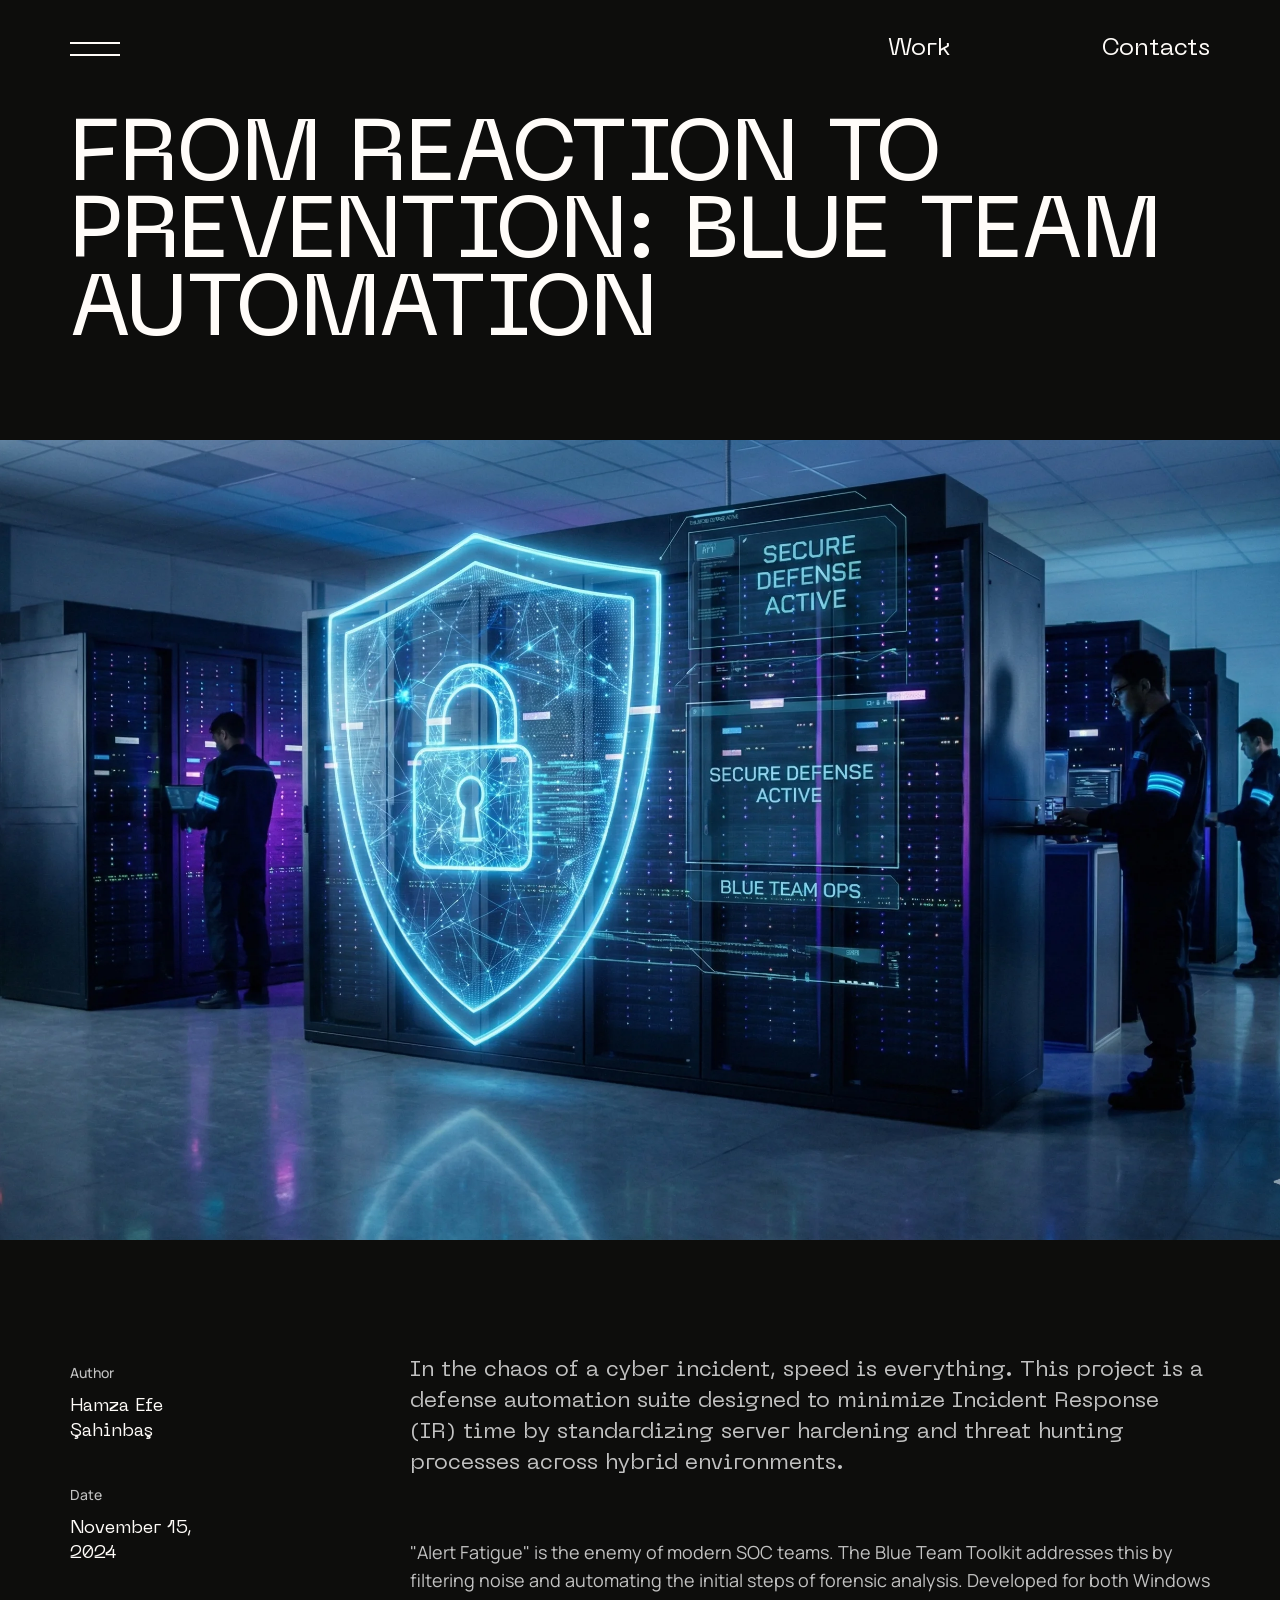
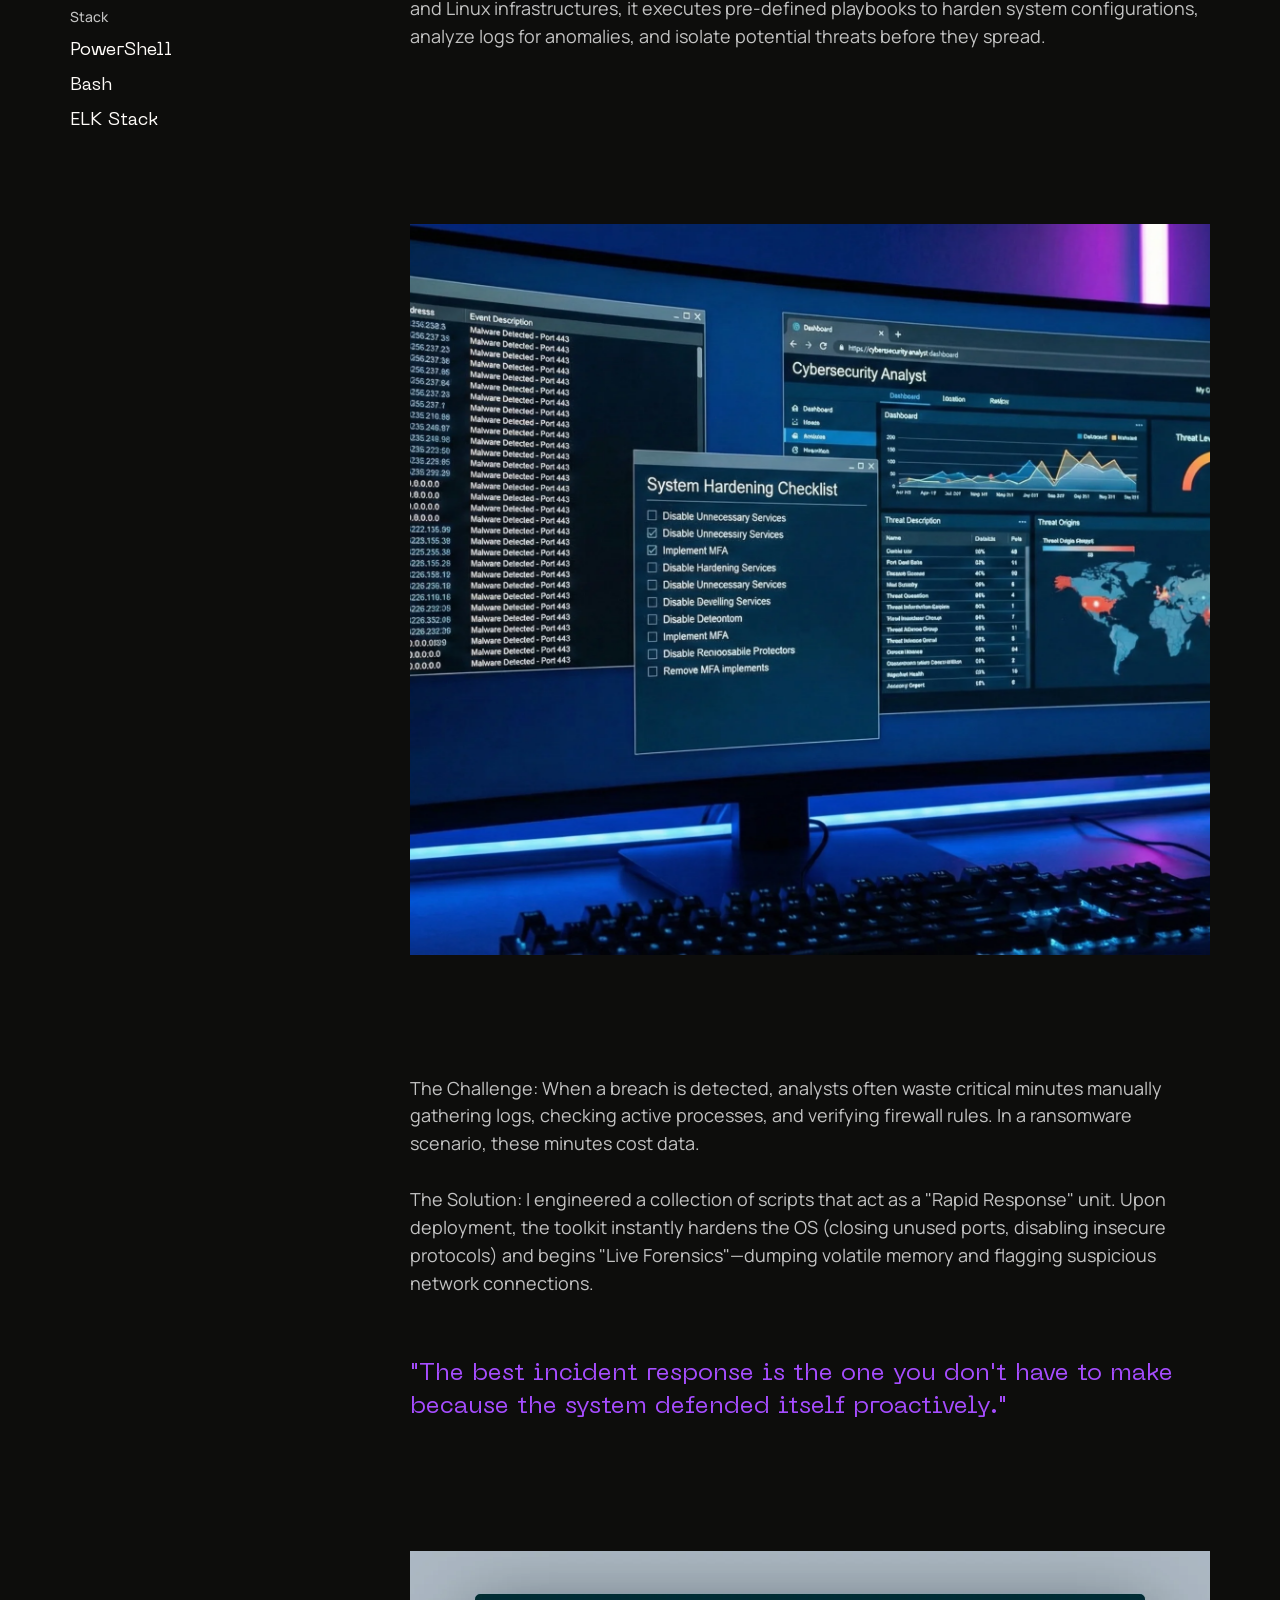
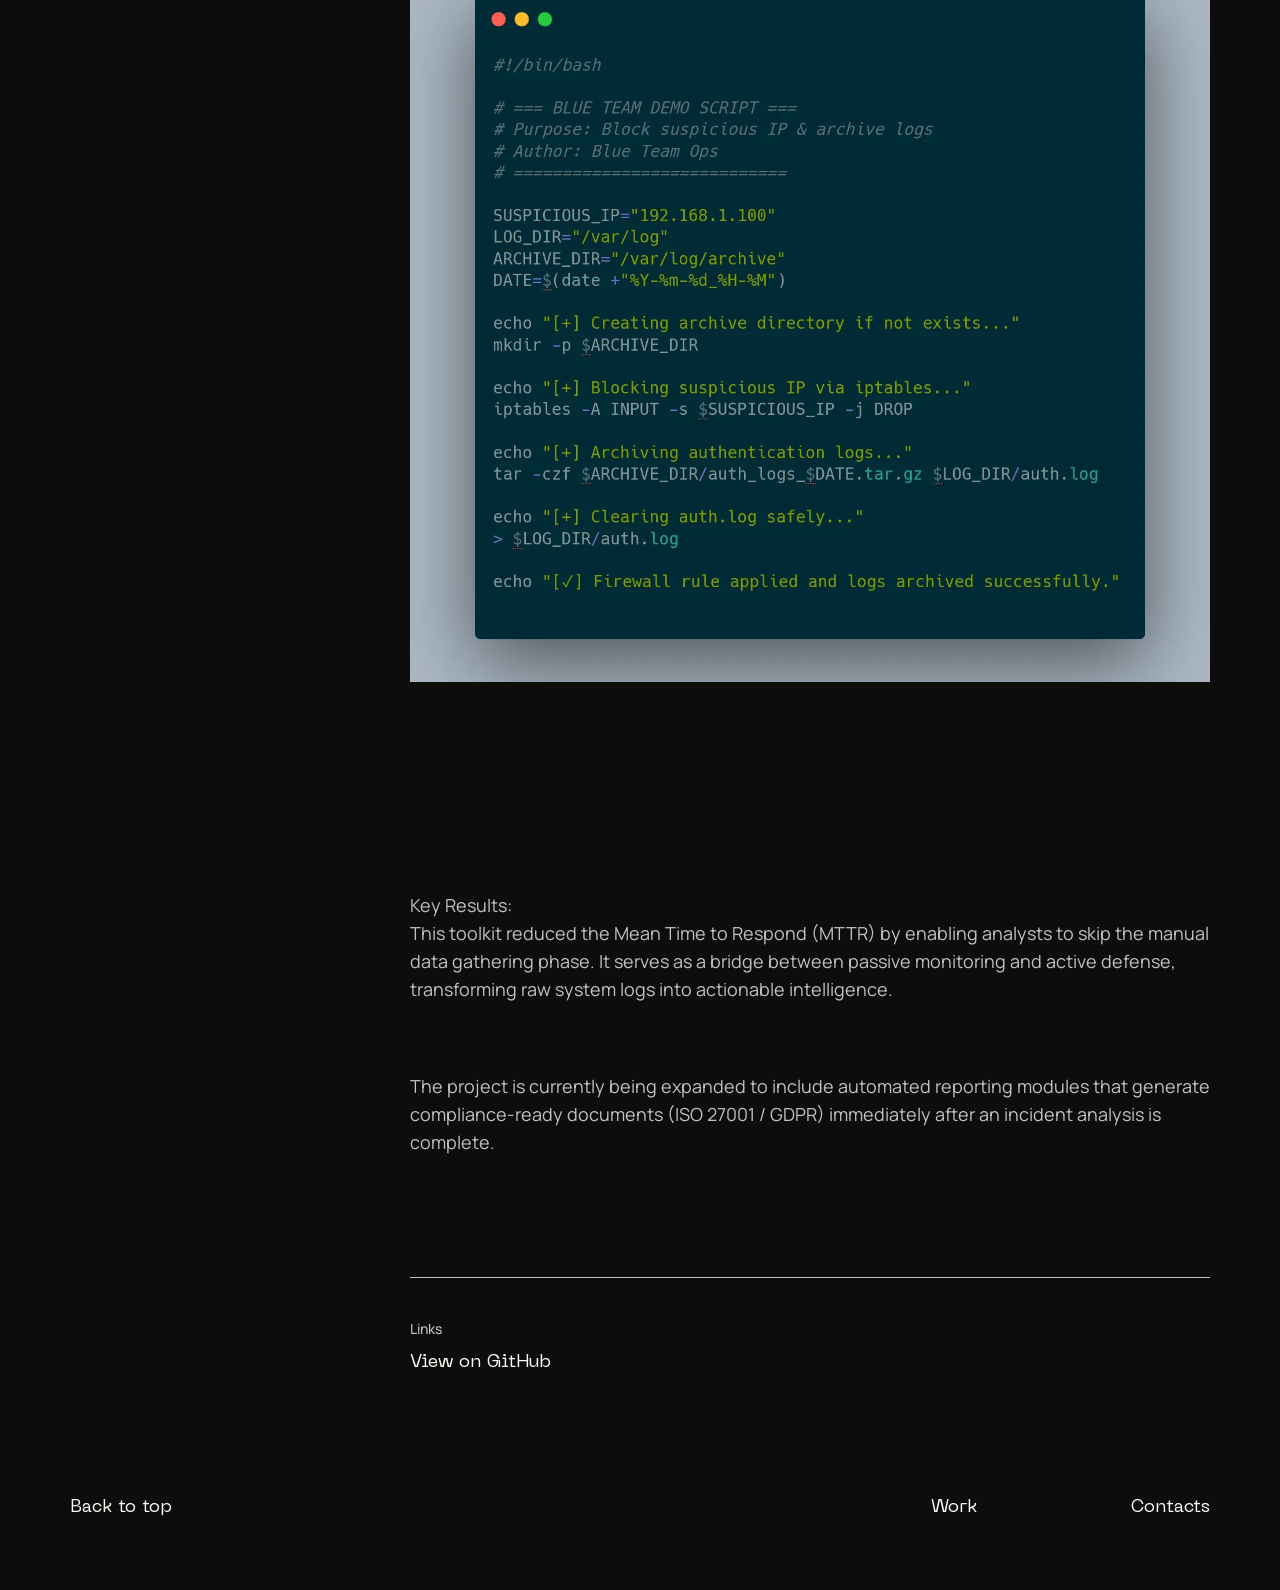
<file: htmls/project-blue-team.html>
<!DOCTYPE html>
<html lang="en">

<head>
  <meta charset="UTF-8">
  <meta name="viewport" content="width=device-width, initial-scale=1.0">
  <title>MacallanTheRoot</title>
  <link href="../assets/css/main2.css" rel="stylesheet">
</head>

<body>
  <header class="header">
    <div class="header__wrapper">
      <div class="header__burger"><span> </span></div>
      <div class="header__menu"><a class="header__menu-logo" href="../index.html">MacallanTheRoot</a>
        <div class="header__menu-exit"></div>
        <div class="header__menu-content">
          <ul class="header__menu-list" id="myMenu">
            <li class="header__menu-item"><a class="header__menu-link" href="index.html#home">Home</a></li>
            <li class="header__menu-item"><a class="header__menu-link" href="index.html#about">About</a></li>
            <li class="header__menu-item"><a class="header__menu-link" href="index.html#experience">Experience</a></li>
            <li class="header__menu-item"><a class="header__menu-link" href="index.html#works">Works</a></li>
            <li class="header__menu-item"><a class="header__menu-link" href="index.html#contacts">Contacts</a></li>
          </ul>
        </div>
      </div>
      <ul class="header__links">
        <li><a href="index.html#works">Work</a></li>
        <li><a href="index.html#contacts">Contacts</a></li>
      </ul>
    </div>
  </header>

  <main class="main">
    <section class="hero">
      <div class="m2container">
        <div class="hero-top">
          <div class="m2container-body">
            <h1 class="hero__title neue neue-headline1 m2headline1">From Reaction to Prevention: Blue Team Automation
            </h1>
          </div>
          <div class="hero-img hero__img">
            <img class="hero-img__item" src="../assets/images/blog/blue-team-hero.webp" alt="Blue Team Dashboard">
          </div>
        </div>
        <div class="m2container-body">
          <div class="m2container-body__aside">
            <div class="hero-description hero__description">
              <div class="hero-description__item">
                <p class="text m2text4 manrope manrope-text2 hero-description__title">Author</p>
                <div class="hero-description__list">
                  <p class="m2text1 neue neue-text1 hero-description__li">Hamza Efe Şahinbaş</p>
                </div>
              </div>
              <div class="hero-description__item">
                <p class="text m2text4 manrope manrope-text2 hero-description__title">Date</p>
                <div class="hero-description__list">
                  <p class="m2text1 neue neue-text1 hero-description__li">November 15, 2024</p>
                </div>
              </div>
              <div class="hero-description__item hero-description__item--share">
                <p class="text m2text4 manrope manrope-text2 hero-description__title">Stack</p>
                <div class="hero-description__list hero-description__list--share">
                  <span class="m2text1 neue neue-text1 hero-description__li">PowerShell</span>
                  <span class="m2text1 neue neue-text1 hero-description__li">Bash</span>
                  <span class="m2text1 neue neue-text1 hero-description__li">ELK Stack</span>
                </div>
              </div>
            </div>
          </div>
          <div class="m2container-body__main">
            <p class="text m2headline4 neue neue-headline3 hero__headline">
              In the chaos of a cyber incident, speed is everything. This project is a defense automation suite designed
              to minimize Incident Response (IR) time by standardizing server hardening and threat hunting processes
              across hybrid environments.
            </p>
            <p class="text m2text3 manrope manrope-text1 hero__text">
              "Alert Fatigue" is the enemy of modern SOC teams. The Blue Team Toolkit addresses this by filtering noise
              and automating the initial steps of forensic analysis. Developed for both Windows and Linux
              infrastructures, it executes pre-defined playbooks to harden system configurations, analyze logs for
              anomalies, and isolate potential threats before they spread.
            </p>
          </div>
        </div>
      </div>
    </section>

    <div class="body">
      <div class="m2container">
        <div class="m2container-body">
          <div class="m2container-body__aside"></div>
          <div class="m2container-body__main">

            <img class="body__image" src="../assets/images/blog/blue-team-detail-1.webp" alt="Log Analysis Screen">

            <p class="text m2text3 manrope manrope-text1 body__text body__text--1">
              <strong>The Challenge:</strong> When a breach is detected, analysts often waste critical minutes manually
              gathering logs, checking active processes, and verifying firewall rules. In a ransomware scenario, these
              minutes cost data.<br><br>
              <strong>The Solution:</strong> I engineered a collection of scripts that act as a "Rapid Response" unit.
              Upon deployment, the toolkit instantly hardens the OS (closing unused ports, disabling insecure protocols)
              and begins "Live Forensics"—dumping volatile memory and flagging suspicious network connections.
            </p>

            <p class="text m2headline3 neue neue-headline3 body__important">
              "The best incident response is the one you don't have to make because the system defended itself
              proactively."
            </p>

            <div class="body__photos body-photos">
              <img class="body__image" src="../assets/images/blog/blue-team-code-1.webp"
                alt="PowerShell Hardening Script">
            </div>

            <p class="text m2text3 manrope manrope-text1 body__text body__text--3">
              <strong>Key Results:</strong><br>
              This toolkit reduced the Mean Time to Respond (MTTR) by enabling analysts to skip the manual data
              gathering phase. It serves as a bridge between passive monitoring and active defense, transforming raw
              system logs into actionable intelligence.
            </p>

            <p class="text m2text3 manrope manrope-text1 body__text body__text--4">
              The project is currently being expanded to include automated reporting modules that generate
              compliance-ready documents (ISO 27001 / GDPR) immediately after an incident analysis is complete.
            </p>

            <div class="body-share">
              <p class="text manrope manrope-text2 m2text4 body-share__title">Links</p>
              <ul class="body-share__list">
                <li class="m2text1 neue neue-text1 body-share__li"><a class="body-share__link"
                    href="https://github.com/MacallanTheRoot/Blue-Team-Toolkit/" target="_blank">View on GitHub</a></li>
              </ul>
            </div>
          </div>
        </div>
      </div>
    </div>
  </main>

  <footer class="m2footer">
    <div class="m2container">
      <div class="m2footer-wrapper"><a class="m2text1 neue neue-text1 m2footer__top js-to-top" href="#" id="totop">Back
          to top</a>
        <nav class="m2footer-navbar">
          <a class="m2text1 neue neue-text1 m2footer-navbar__link" href="index.html#works">Work</a>
          <a class="m2text1 neue neue-text1 m2footer-navbar__link" href="index.html#contacts">Contacts</a>
        </nav>
      </div>
    </div>
  </footer>
  <script src="../assets/js/main.js"></script>
</body>

</html>
</file>
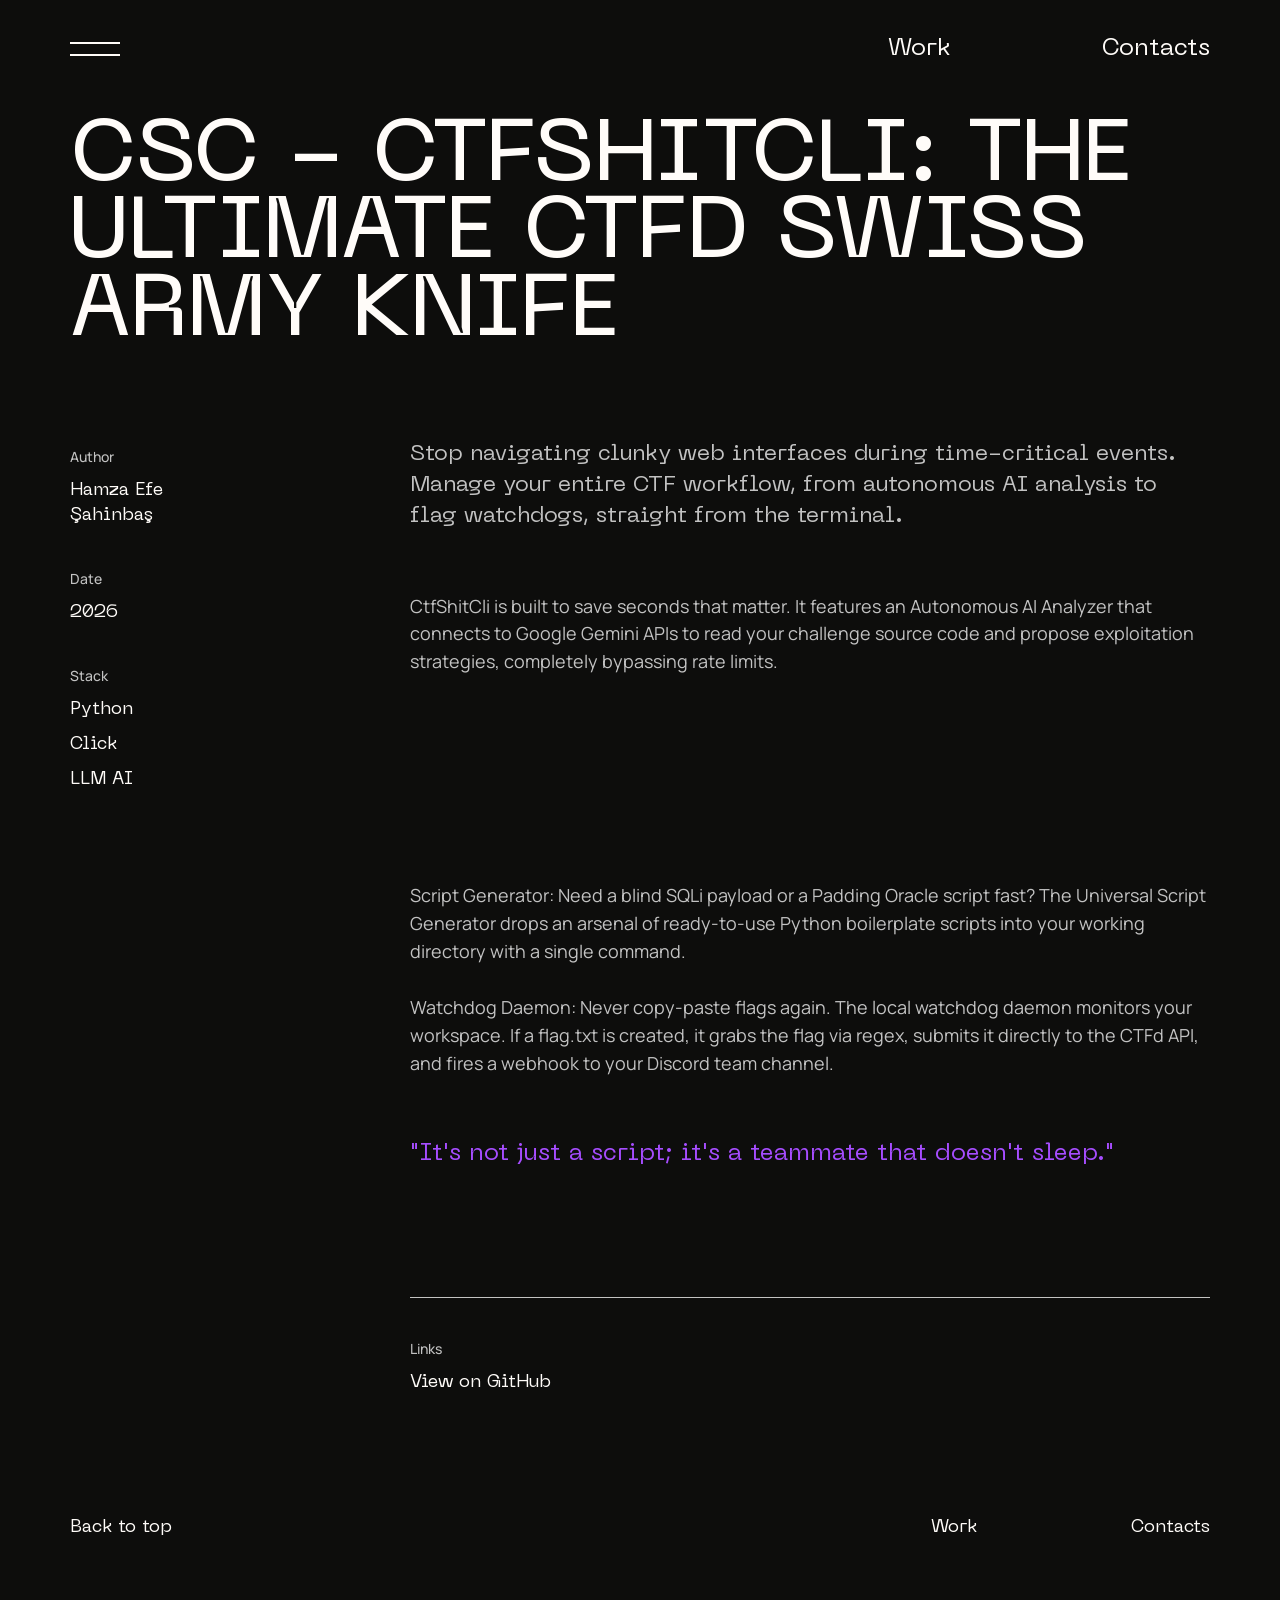
<file: htmls/project-ctfshitcli.html>
<!DOCTYPE html>
<html lang="en">

<head>
  <meta charset="UTF-8">
  <meta name="viewport" content="width=device-width, initial-scale=1.0">
  <title>MacallanTheRoot</title>
  <link href="../assets/css/main2.css" rel="stylesheet">
</head>

<body>
  <header class="header">
    <div class="header__wrapper">
      <div class="header__burger"><span> </span></div>
      <div class="header__menu"><a class="header__menu-logo" href="../index.html">MacallanTheRoot</a>
        <div class="header__menu-exit"></div>
        <div class="header__menu-content">
          <ul class="header__menu-list" id="myMenu">
            <li class="header__menu-item"><a class="header__menu-link" href="index.html#home">Home</a></li>
            <li class="header__menu-item"><a class="header__menu-link" href="index.html#about">About</a></li>
            <li class="header__menu-item"><a class="header__menu-link" href="index.html#experience">Experience</a></li>
            <li class="header__menu-item"><a class="header__menu-link" href="index.html#works">Works</a></li>
            <li class="header__menu-item"><a class="header__menu-link" href="index.html#contacts">Contacts</a></li>
          </ul>
        </div>
      </div>
      <ul class="header__links">
        <li><a href="index.html#works">Work</a></li>
        <li><a href="index.html#contacts">Contacts</a></li>
      </ul>
    </div>
  </header>

  <main class="main">
    <section class="hero">
      <div class="m2container">
        <div class="hero-top">
          <div class="m2container-body">
            <h1 class="hero__title neue neue-headline1 m2headline1">CSC - CtfShitCli: The Ultimate CTFd Swiss Army Knife</h1>
          </div>

        </div>
        <div class="m2container-body">
          <div class="m2container-body__aside">
            <div class="hero-description hero__description">
              <div class="hero-description__item">
                <p class="text m2text4 manrope manrope-text2 hero-description__title">Author</p>
                <div class="hero-description__list">
                  <p class="m2text1 neue neue-text1 hero-description__li">Hamza Efe Şahinbaş</p>
                </div>
              </div>
              <div class="hero-description__item">
                <p class="text m2text4 manrope manrope-text2 hero-description__title">Date</p>
                <div class="hero-description__list">
                  <p class="m2text1 neue neue-text1 hero-description__li">2026</p>
                </div>
              </div>
              <div class="hero-description__item hero-description__item--share">
                <p class="text m2text4 manrope manrope-text2 hero-description__title">Stack</p>
                <div class="hero-description__list hero-description__list--share">
                  <span class="m2text1 neue neue-text1 hero-description__li">Python</span>
                  <span class="m2text1 neue neue-text1 hero-description__li">Click</span>
                  <span class="m2text1 neue neue-text1 hero-description__li">LLM AI</span>
                </div>
              </div>
            </div>
          </div>
          <div class="m2container-body__main">
            <p class="text m2headline4 neue neue-headline3 hero__headline">
              Stop navigating clunky web interfaces during time-critical events. Manage your entire CTF workflow, from autonomous AI analysis to flag watchdogs, straight from the terminal.
            </p>
            <p class="text m2text3 manrope manrope-text1 hero__text">
              CtfShitCli is built to save seconds that matter. It features an Autonomous AI Analyzer that connects to Google Gemini APIs to read your challenge source code and propose exploitation strategies, completely bypassing rate limits.
            </p>
          </div>
        </div>
      </div>
    </section>

    <div class="body">
      <div class="m2container">
        <div class="m2container-body">
          <div class="m2container-body__aside"></div>
          <div class="m2container-body__main">

            <p class="text m2text3 manrope manrope-text1 body__text body__text--1">
              <strong>Script Generator:</strong> Need a blind SQLi payload or a Padding Oracle script fast? The Universal Script Generator drops an arsenal of ready-to-use Python boilerplate scripts into your working directory with a single command.<br><br>
              <strong>Watchdog Daemon:</strong> Never copy-paste flags again. The local watchdog daemon monitors your workspace. If a <code>flag.txt</code> is created, it grabs the flag via regex, submits it directly to the CTFd API, and fires a webhook to your Discord team channel.
            </p>

            <p class="text m2headline3 neue neue-headline3 body__important">
              "It's not just a script; it's a teammate that doesn't sleep."
            </p>

            <div class="body-share">
              <p class="text manrope manrope-text2 m2text4 body-share__title">Links</p>
              <ul class="body-share__list">
                <li class="m2text1 neue neue-text1 body-share__li"><a class="body-share__link"
                    href="https://github.com/MacallanTheRoot/CSL-CtfShitCli" target="_blank">View on GitHub</a></li>
              </ul>
            </div>
          </div>
        </div>
      </div>
    </div>
  </main>

  <footer class="m2footer">
    <div class="m2container">
      <div class="m2footer-wrapper"><a class="m2text1 neue neue-text1 m2footer__top js-to-top" href="#" id="totop">Back
          to top</a>
        <nav class="m2footer-navbar">
          <a class="m2text1 neue neue-text1 m2footer-navbar__link" href="../index.html#works">Work</a>
          <a class="m2text1 neue neue-text1 m2footer-navbar__link" href="../index.html#contacts">Contacts</a>
        </nav>
      </div>
    </div>
  </footer>
  <script src="../assets/js/main.js"></script>
</body>
</html>
</file>
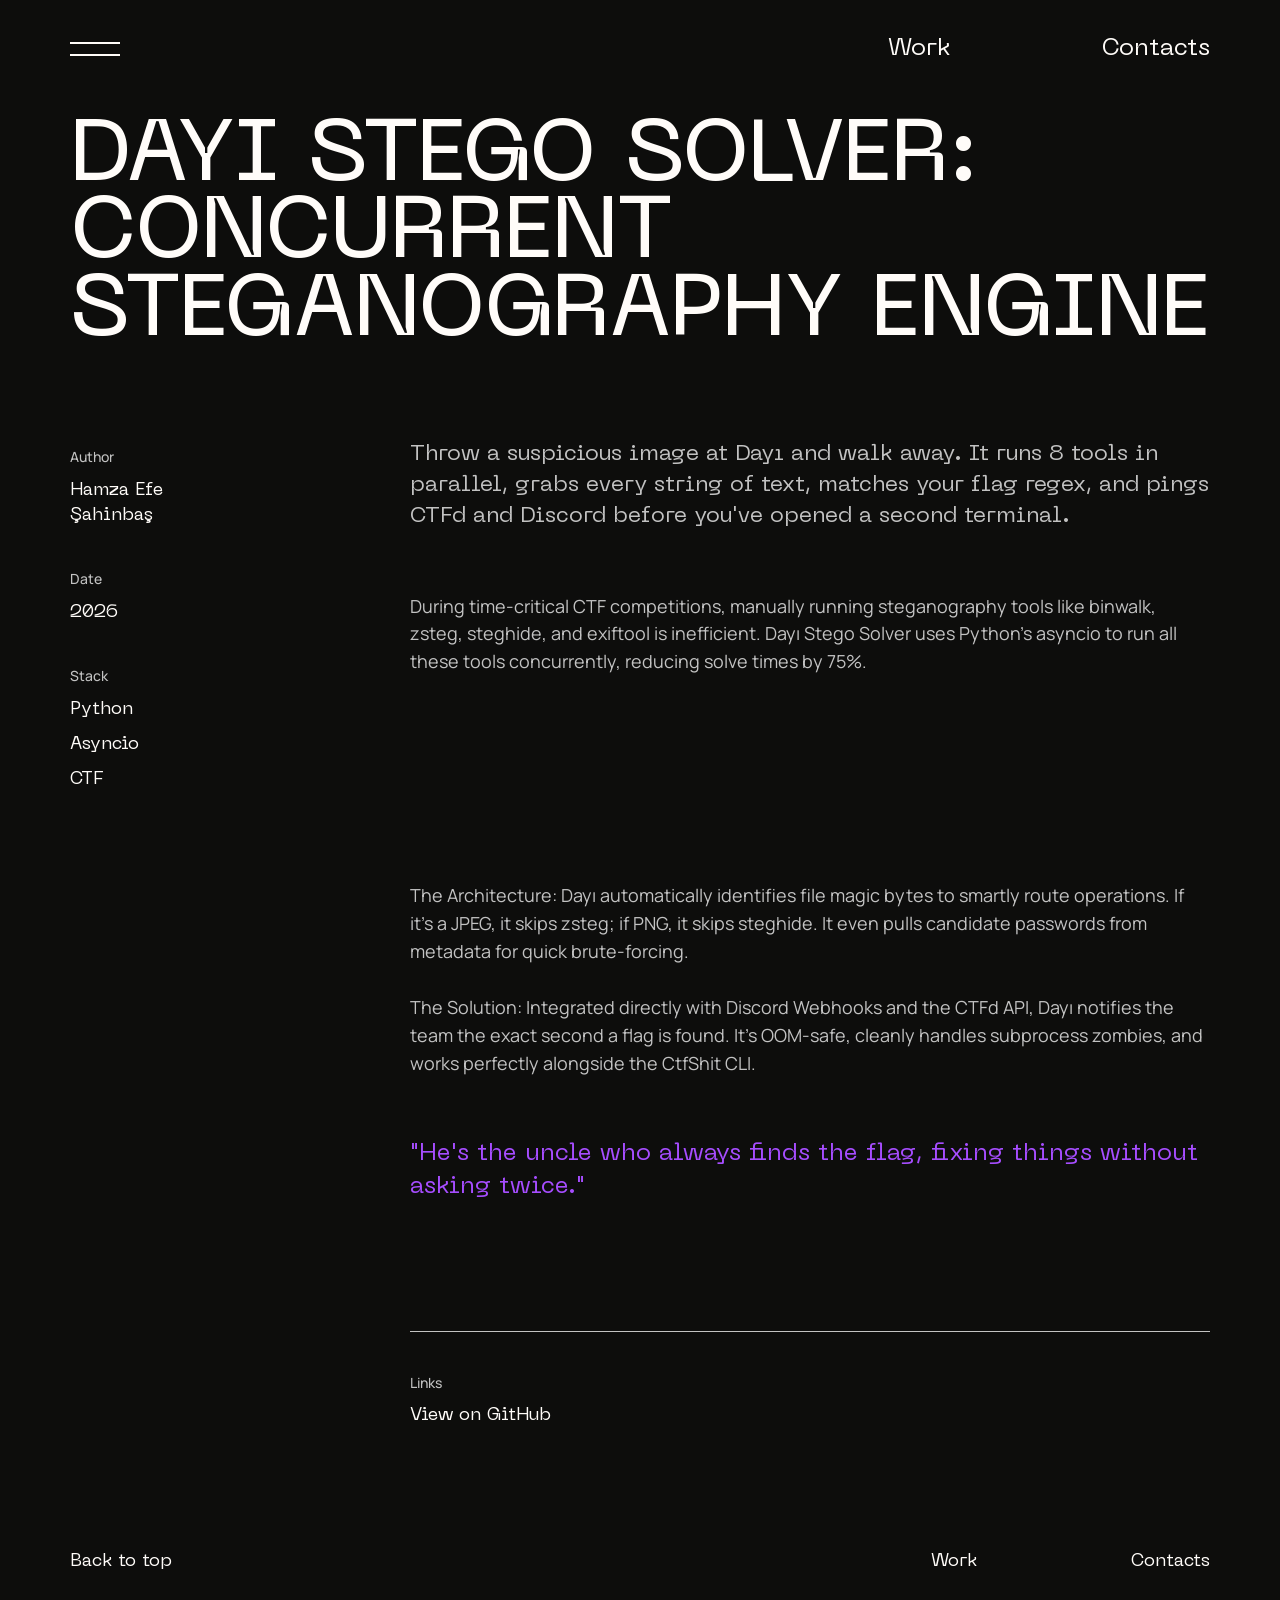
<file: htmls/project-dayi-stego.html>
<!DOCTYPE html>
<html lang="en">

<head>
  <meta charset="UTF-8">
  <meta name="viewport" content="width=device-width, initial-scale=1.0">
  <title>MacallanTheRoot</title>
  <link href="../assets/css/main2.css" rel="stylesheet">
</head>

<body>
  <header class="header">
    <div class="header__wrapper">
      <div class="header__burger"><span> </span></div>
      <div class="header__menu"><a class="header__menu-logo" href="../index.html">MacallanTheRoot</a>
        <div class="header__menu-exit"></div>
        <div class="header__menu-content">
          <ul class="header__menu-list" id="myMenu">
            <li class="header__menu-item"><a class="header__menu-link" href="index.html#home">Home</a></li>
            <li class="header__menu-item"><a class="header__menu-link" href="index.html#about">About</a></li>
            <li class="header__menu-item"><a class="header__menu-link" href="index.html#experience">Experience</a></li>
            <li class="header__menu-item"><a class="header__menu-link" href="index.html#works">Works</a></li>
            <li class="header__menu-item"><a class="header__menu-link" href="index.html#contacts">Contacts</a></li>
          </ul>
        </div>
      </div>
      <ul class="header__links">
        <li><a href="index.html#works">Work</a></li>
        <li><a href="index.html#contacts">Contacts</a></li>
      </ul>
    </div>
  </header>

  <main class="main">
    <section class="hero">
      <div class="m2container">
        <div class="hero-top">
          <div class="m2container-body">
            <h1 class="hero__title neue neue-headline1 m2headline1">Dayı Stego Solver: Concurrent Steganography Engine</h1>
          </div>

        </div>
        <div class="m2container-body">
          <div class="m2container-body__aside">
            <div class="hero-description hero__description">
              <div class="hero-description__item">
                <p class="text m2text4 manrope manrope-text2 hero-description__title">Author</p>
                <div class="hero-description__list">
                  <p class="m2text1 neue neue-text1 hero-description__li">Hamza Efe Şahinbaş</p>
                </div>
              </div>
              <div class="hero-description__item">
                <p class="text m2text4 manrope manrope-text2 hero-description__title">Date</p>
                <div class="hero-description__list">
                  <p class="m2text1 neue neue-text1 hero-description__li">2026</p>
                </div>
              </div>
              <div class="hero-description__item hero-description__item--share">
                <p class="text m2text4 manrope manrope-text2 hero-description__title">Stack</p>
                <div class="hero-description__list hero-description__list--share">
                  <span class="m2text1 neue neue-text1 hero-description__li">Python</span>
                  <span class="m2text1 neue neue-text1 hero-description__li">Asyncio</span>
                  <span class="m2text1 neue neue-text1 hero-description__li">CTF</span>
                </div>
              </div>
            </div>
          </div>
          <div class="m2container-body__main">
            <p class="text m2headline4 neue neue-headline3 hero__headline">
              Throw a suspicious image at Dayı and walk away. It runs 8 tools in parallel, grabs every string of text, matches your flag regex, and pings CTFd and Discord before you've opened a second terminal.
            </p>
            <p class="text m2text3 manrope manrope-text1 hero__text">
              During time-critical CTF competitions, manually running steganography tools like binwalk, zsteg, steghide, and exiftool is inefficient. Dayı Stego Solver uses Python's asyncio to run all these tools concurrently, reducing solve times by 75%.
            </p>
          </div>
        </div>
      </div>
    </section>

    <div class="body">
      <div class="m2container">
        <div class="m2container-body">
          <div class="m2container-body__aside"></div>
          <div class="m2container-body__main">

            <p class="text m2text3 manrope manrope-text1 body__text body__text--1">
              <strong>The Architecture:</strong> Dayı automatically identifies file magic bytes to smartly route operations. If it's a JPEG, it skips zsteg; if PNG, it skips steghide. It even pulls candidate passwords from metadata for quick brute-forcing.<br><br>
              <strong>The Solution:</strong> Integrated directly with Discord Webhooks and the CTFd API, Dayı notifies the team the exact second a flag is found. It's OOM-safe, cleanly handles subprocess zombies, and works perfectly alongside the CtfShit CLI.
            </p>

            <p class="text m2headline3 neue neue-headline3 body__important">
              "He's the uncle who always finds the flag, fixing things without asking twice."
            </p>

            <div class="body-share">
              <p class="text manrope manrope-text2 m2text4 body-share__title">Links</p>
              <ul class="body-share__list">
                <li class="m2text1 neue neue-text1 body-share__li"><a class="body-share__link"
                    href="https://github.com/MacallanTheRoot/dayi-stego-solver" target="_blank">View on GitHub</a></li>
              </ul>
            </div>
          </div>
        </div>
      </div>
    </div>
  </main>

  <footer class="m2footer">
    <div class="m2container">
      <div class="m2footer-wrapper"><a class="m2text1 neue neue-text1 m2footer__top js-to-top" href="#" id="totop">Back
          to top</a>
        <nav class="m2footer-navbar">
          <a class="m2text1 neue neue-text1 m2footer-navbar__link" href="../index.html#works">Work</a>
          <a class="m2text1 neue neue-text1 m2footer-navbar__link" href="../index.html#contacts">Contacts</a>
        </nav>
      </div>
    </div>
  </footer>
  <script src="../assets/js/main.js"></script>
</body>
</html>
</file>
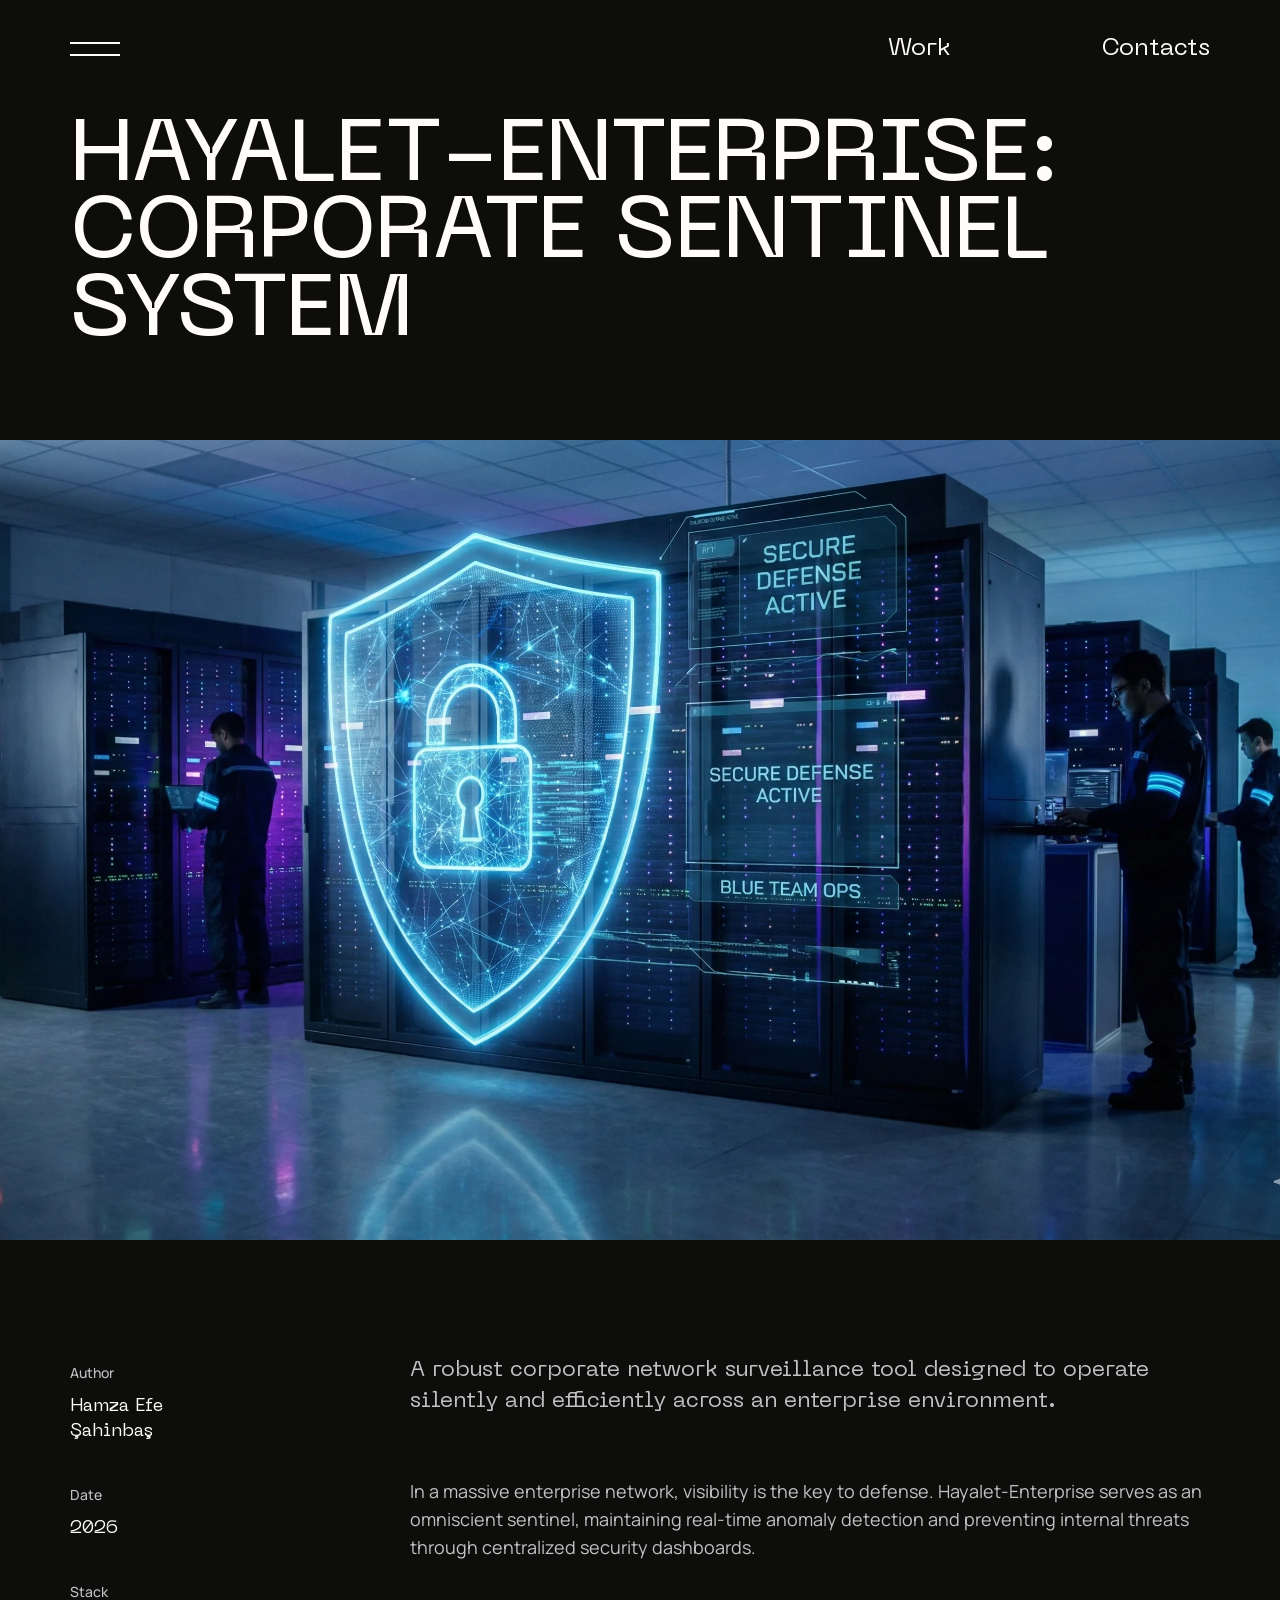
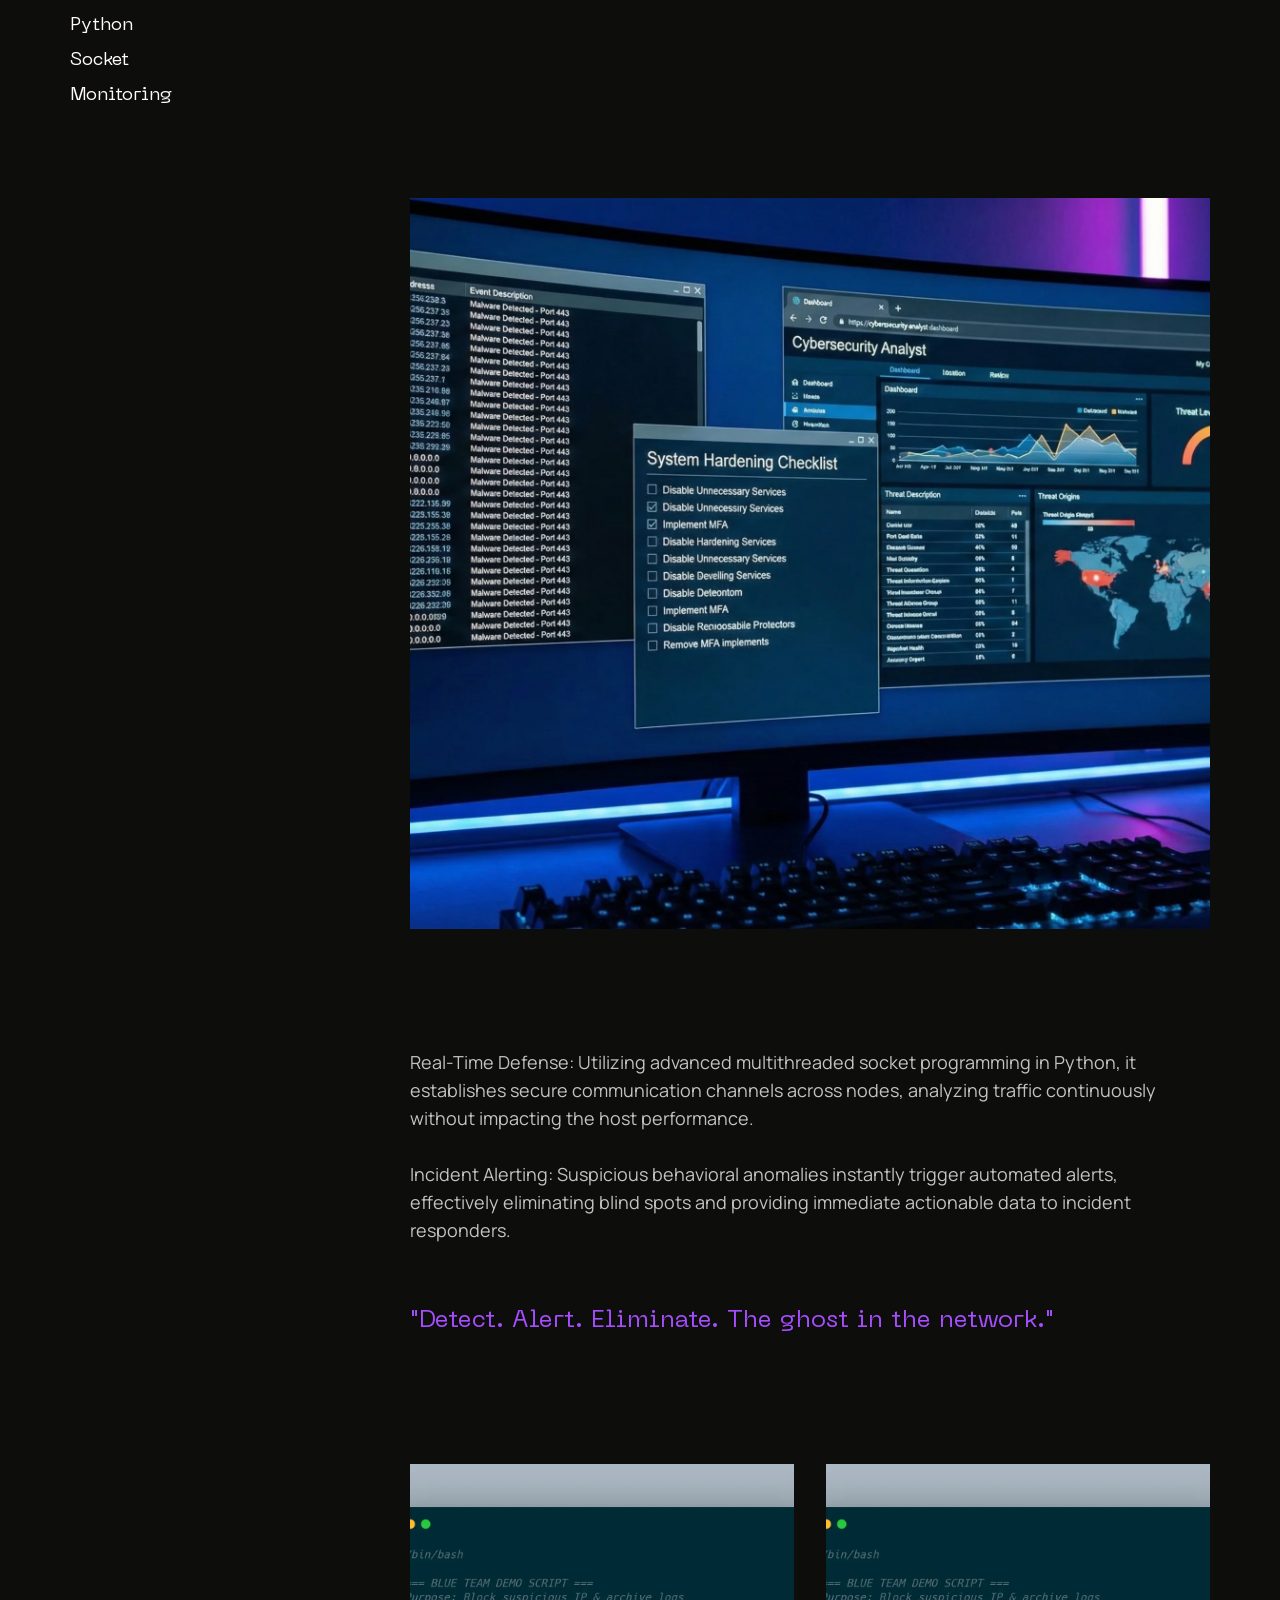
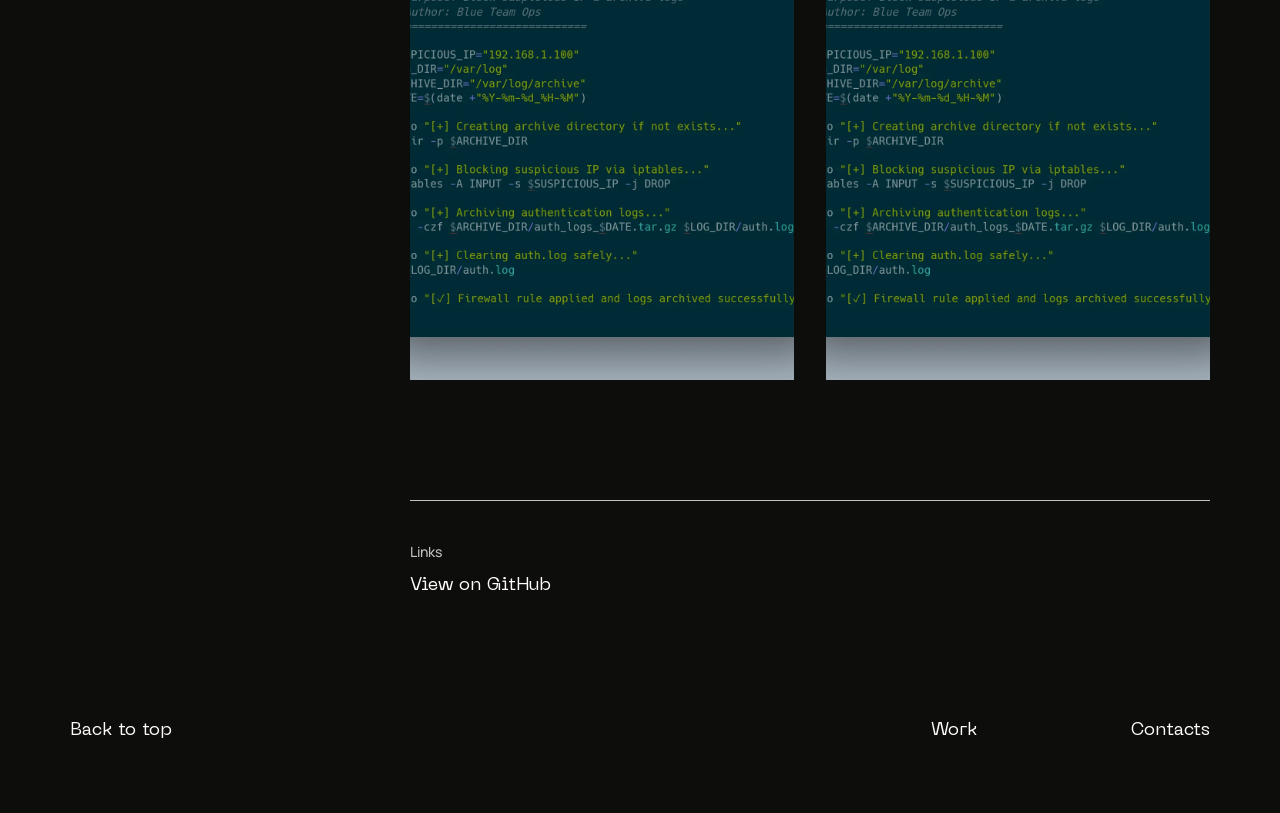
<file: htmls/project-hayalet.html>
<!DOCTYPE html>
<html lang="en">

<head>
  <meta charset="UTF-8">
  <meta name="viewport" content="width=device-width, initial-scale=1.0">
  <title>MacallanTheRoot</title>
  <link href="../assets/css/main2.css" rel="stylesheet">
</head>

<body>
  <header class="header">
    <div class="header__wrapper">
      <div class="header__burger"><span> </span></div>
      <div class="header__menu"><a class="header__menu-logo" href="../index.html">MacallanTheRoot</a>
        <div class="header__menu-exit"></div>
        <div class="header__menu-content">
          <ul class="header__menu-list" id="myMenu">
            <li class="header__menu-item"><a class="header__menu-link" href="index.html#home">Home</a></li>
            <li class="header__menu-item"><a class="header__menu-link" href="index.html#about">About</a></li>
            <li class="header__menu-item"><a class="header__menu-link" href="index.html#experience">Experience</a></li>
            <li class="header__menu-item"><a class="header__menu-link" href="index.html#works">Works</a></li>
            <li class="header__menu-item"><a class="header__menu-link" href="index.html#contacts">Contacts</a></li>
          </ul>
        </div>
      </div>
      <ul class="header__links">
        <li><a href="index.html#works">Work</a></li>
        <li><a href="index.html#contacts">Contacts</a></li>
      </ul>
    </div>
  </header>

  <main class="main">
    <section class="hero">
      <div class="m2container">
        <div class="hero-top">
          <div class="m2container-body">
            <h1 class="hero__title neue neue-headline1 m2headline1">Hayalet-Enterprise: Corporate Sentinel System</h1>
          </div>
          <div class="hero-img hero__img">
            <img class="hero-img__item" src="../assets/images/blog/blue-team-hero.webp" alt="Sentinel">
          </div>
        </div>
        <div class="m2container-body">
          <div class="m2container-body__aside">
            <div class="hero-description hero__description">
              <div class="hero-description__item">
                <p class="text m2text4 manrope manrope-text2 hero-description__title">Author</p>
                <div class="hero-description__list">
                  <p class="m2text1 neue neue-text1 hero-description__li">Hamza Efe Şahinbaş</p>
                </div>
              </div>
              <div class="hero-description__item">
                <p class="text m2text4 manrope manrope-text2 hero-description__title">Date</p>
                <div class="hero-description__list">
                  <p class="m2text1 neue neue-text1 hero-description__li">2026</p>
                </div>
              </div>
              <div class="hero-description__item hero-description__item--share">
                <p class="text m2text4 manrope manrope-text2 hero-description__title">Stack</p>
                <div class="hero-description__list hero-description__list--share">
                  <span class="m2text1 neue neue-text1 hero-description__li">Python</span>
                  <span class="m2text1 neue neue-text1 hero-description__li">Socket</span>
                  <span class="m2text1 neue neue-text1 hero-description__li">Monitoring</span>
                </div>
              </div>
            </div>
          </div>
          <div class="m2container-body__main">
            <p class="text m2headline4 neue neue-headline3 hero__headline">
              A robust corporate network surveillance tool designed to operate silently and efficiently across an enterprise environment.
            </p>
            <p class="text m2text3 manrope manrope-text1 hero__text">
              In a massive enterprise network, visibility is the key to defense. Hayalet-Enterprise serves as an omniscient sentinel, maintaining real-time anomaly detection and preventing internal threats through centralized security dashboards.
            </p>
          </div>
        </div>
      </div>
    </section>

    <div class="body">
      <div class="m2container">
        <div class="m2container-body">
          <div class="m2container-body__aside"></div>
          <div class="m2container-body__main">

            <img class="body__image" src="../assets/images/blog/blue-team-detail-1.webp" alt="Architecture">

            <p class="text m2text3 manrope manrope-text1 body__text body__text--1">
              <strong>Real-Time Defense:</strong> Utilizing advanced multithreaded socket programming in Python, it establishes secure communication channels across nodes, analyzing traffic continuously without impacting the host performance.<br><br>
              <strong>Incident Alerting:</strong> Suspicious behavioral anomalies instantly trigger automated alerts, effectively eliminating blind spots and providing immediate actionable data to incident responders.
            </p>

            <p class="text m2headline3 neue neue-headline3 body__important">
              "Detect. Alert. Eliminate. The ghost in the network."
            </p>

            <div class="body__photos body-photos">
              <img class="body-photos__item" src="../assets/images/blog/blue-team-code-1.webp" alt="Dashboard">
              <img class="body-photos__item" src="../assets/images/blog/blue-team-code-1.webp" alt="Dashboard">
            </div>

            <div class="body-share">
              <p class="text manrope manrope-text2 m2text4 body-share__title">Links</p>
              <ul class="body-share__list">
                <li class="m2text1 neue neue-text1 body-share__li"><a class="body-share__link"
                    href="https://github.com/MacallanTheRoot/Hayalet-Enterprise-Sentinel" target="_blank">View on GitHub</a></li>
              </ul>
            </div>
          </div>
        </div>
      </div>
    </div>
  </main>

  <footer class="m2footer">
    <div class="m2container">
      <div class="m2footer-wrapper"><a class="m2text1 neue neue-text1 m2footer__top js-to-top" href="#" id="totop">Back
          to top</a>
        <nav class="m2footer-navbar">
          <a class="m2text1 neue neue-text1 m2footer-navbar__link" href="../index.html#works">Work</a>
          <a class="m2text1 neue neue-text1 m2footer-navbar__link" href="../index.html#contacts">Contacts</a>
        </nav>
      </div>
    </div>
  </footer>
  <script src="../assets/js/main.js"></script>
</body>
</html>
</file>
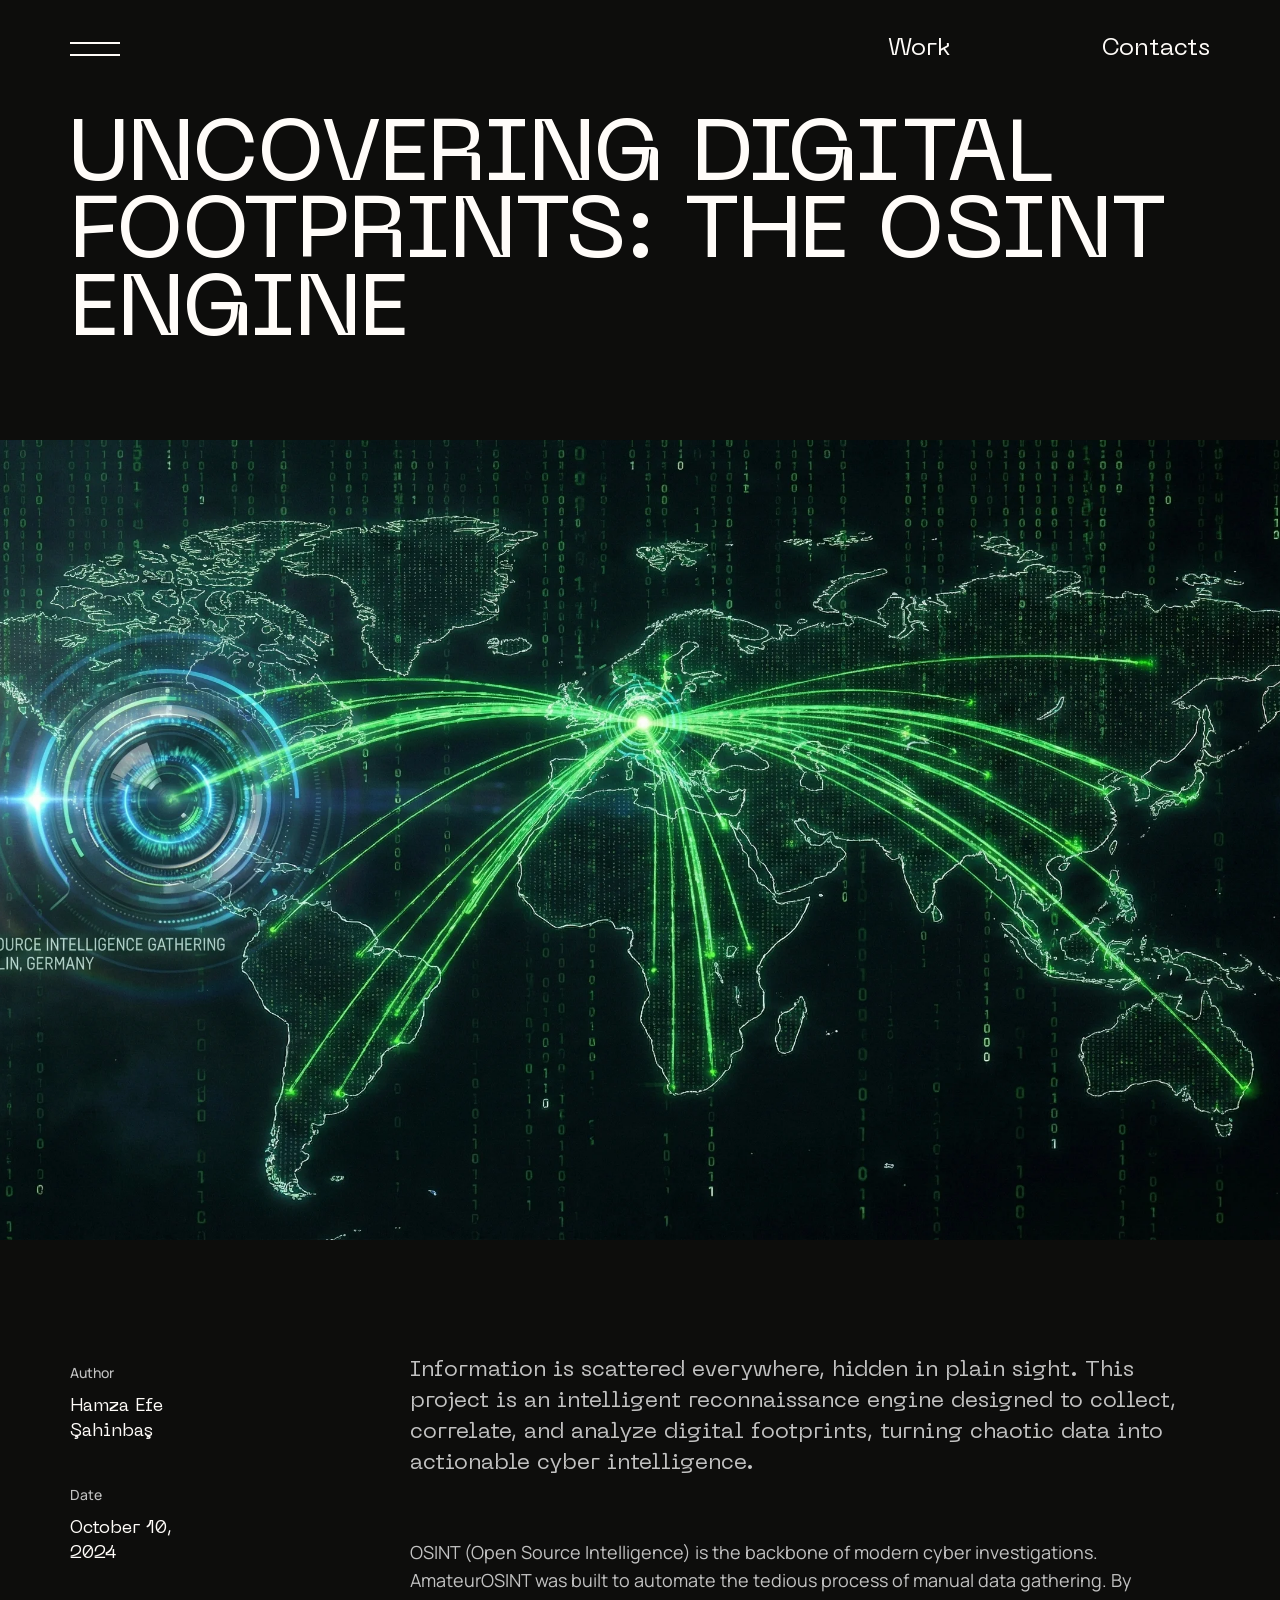
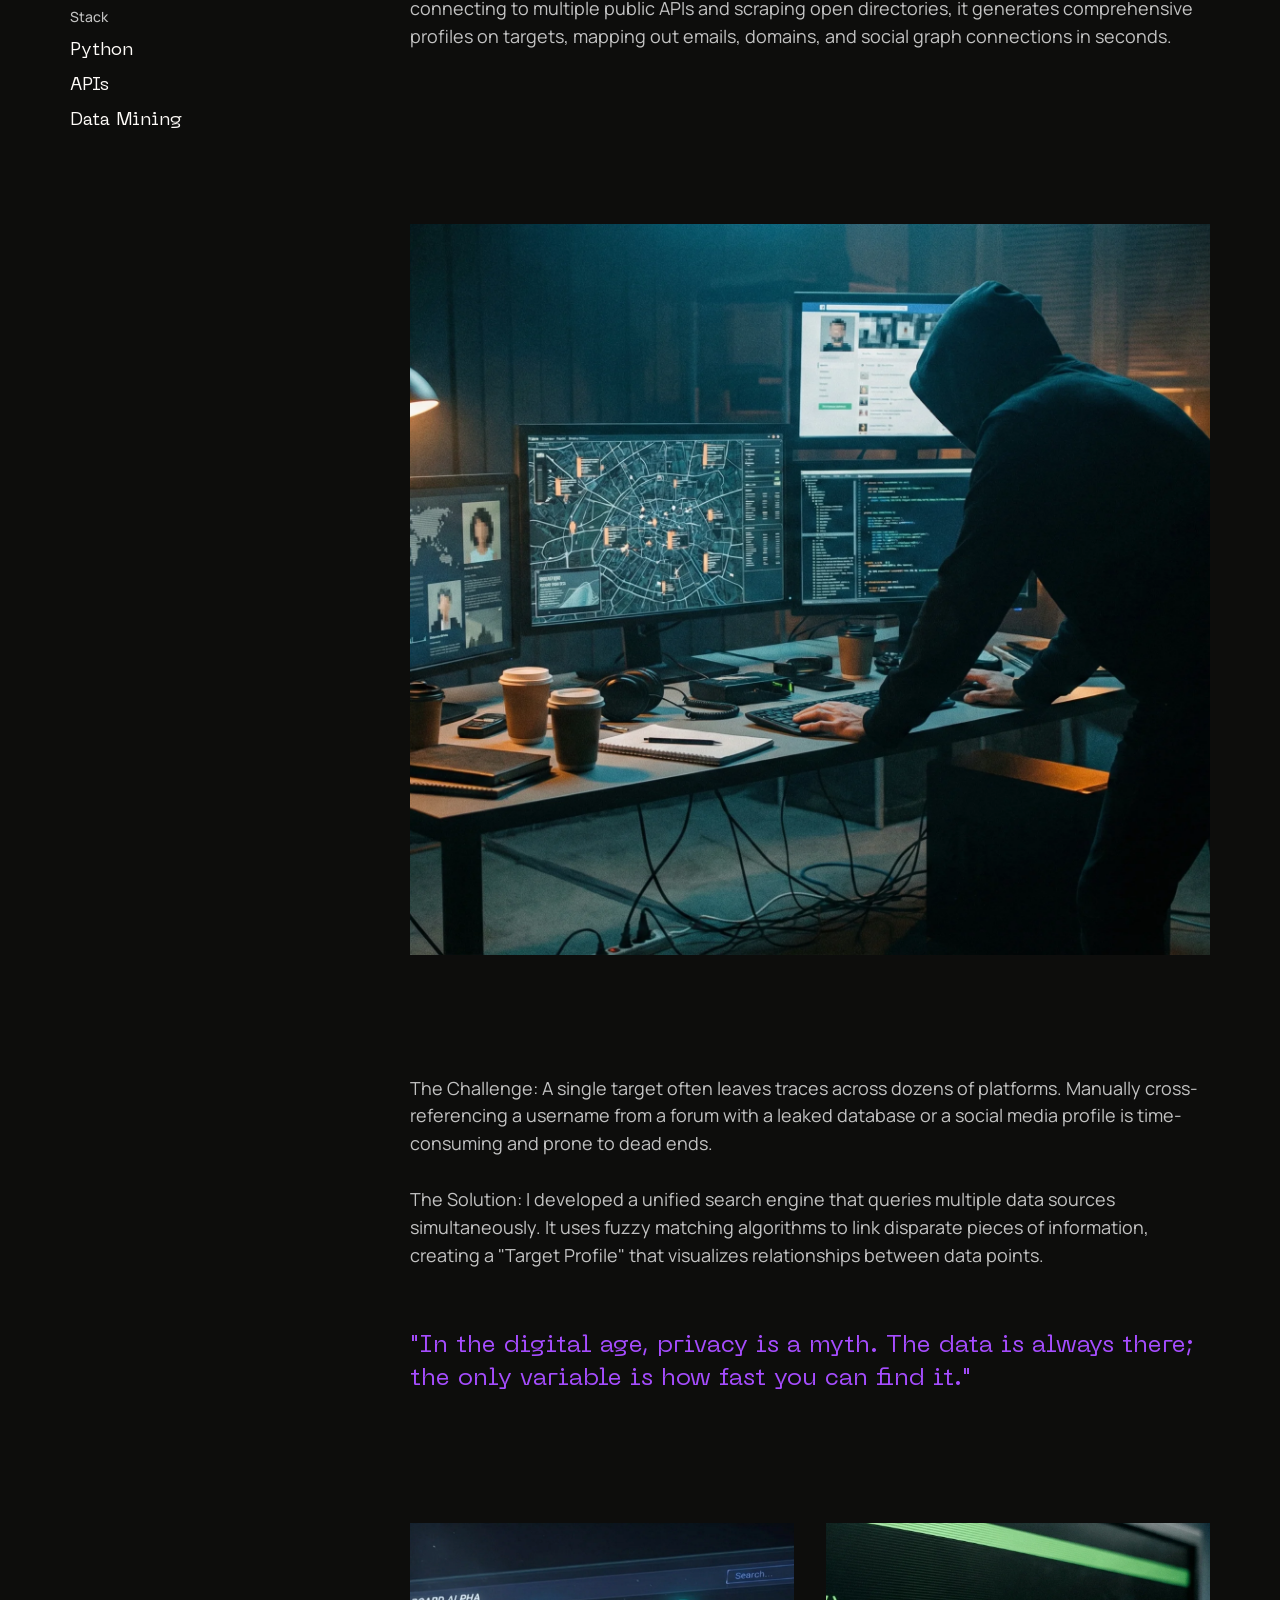
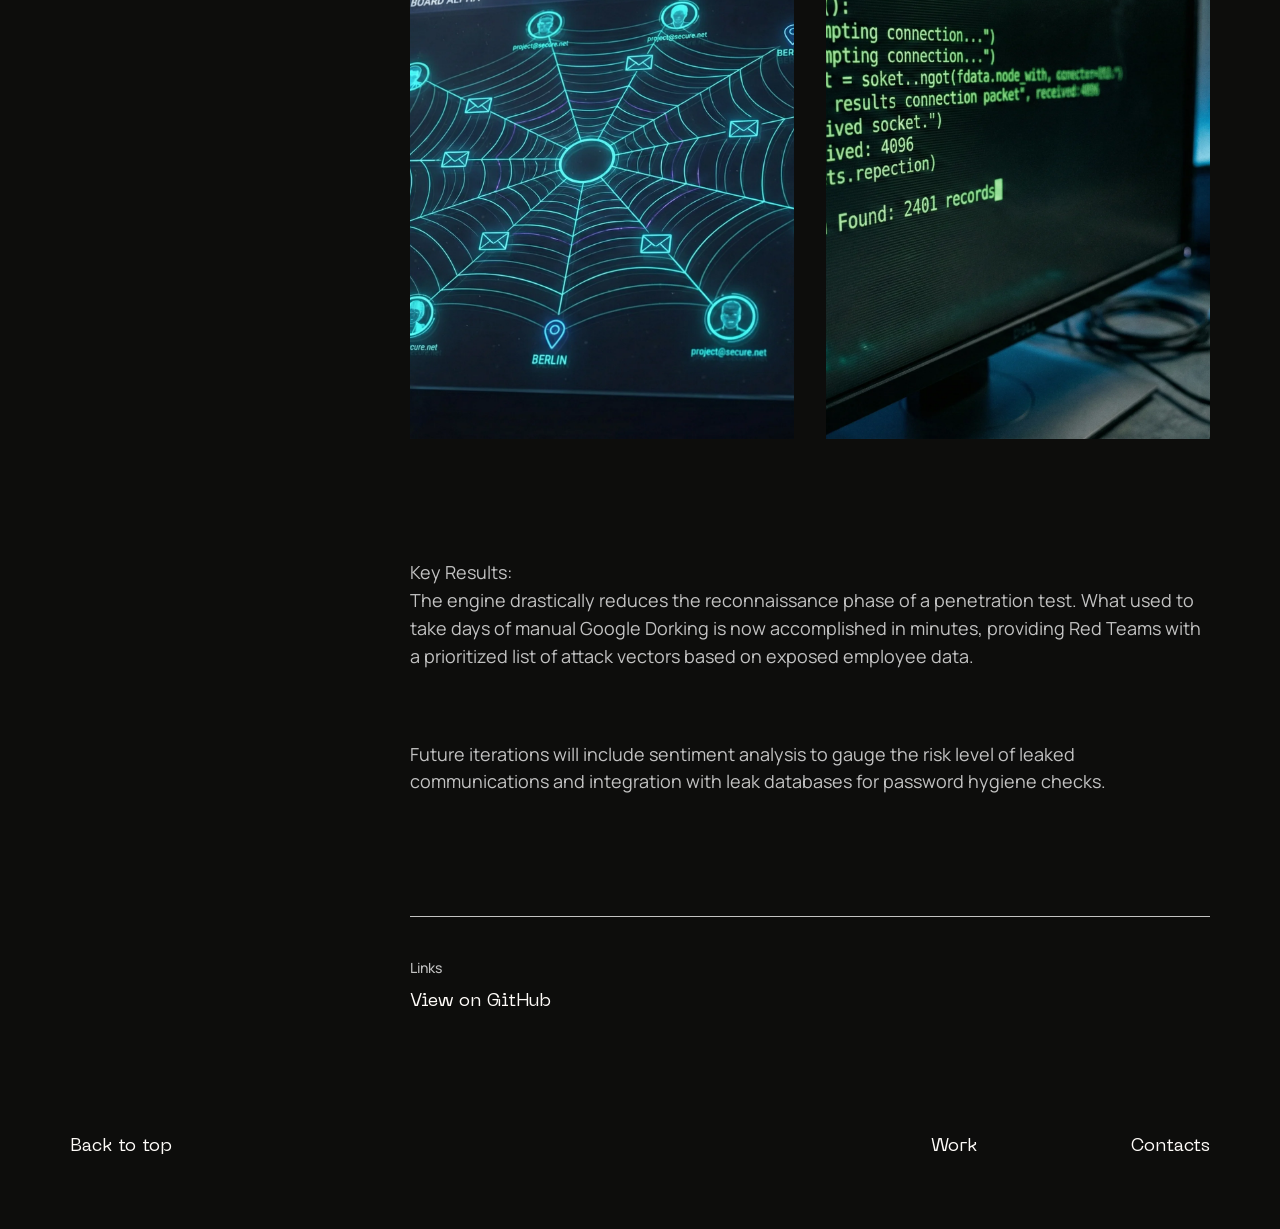
<file: htmls/project-osint.html>
<!DOCTYPE html>
<html lang="en">

<head>
  <meta charset="UTF-8">
  <meta name="viewport" content="width=device-width, initial-scale=1.0">
  <title>MacallanTheRoot</title>
  <link href="../assets/css/main2.css" rel="stylesheet">
</head>

<body>
  <header class="header">
    <div class="header__wrapper">
      <div class="header__burger"><span> </span></div>
      <div class="header__menu"><a class="header__menu-logo" href="../index.html">MacallanTheRoot</a>
        <div class="header__menu-exit"></div>
        <div class="header__menu-content">
          <ul class="header__menu-list" id="myMenu">
            <li class="header__menu-item"><a class="header__menu-link" href="index.html#home">Home</a></li>
            <li class="header__menu-item"><a class="header__menu-link" href="index.html#about">About</a></li>
            <li class="header__menu-item"><a class="header__menu-link" href="index.html#experience">Experience</a></li>
            <li class="header__menu-item"><a class="header__menu-link" href="index.html#works">Works</a></li>
            <li class="header__menu-item"><a class="header__menu-link" href="index.html#contacts">Contacts</a></li>
          </ul>
        </div>
      </div>
      <ul class="header__links">
        <li><a href="index.html#works">Work</a></li>
        <li><a href="index.html#contacts">Contacts</a></li>
      </ul>
    </div>
  </header>

  <main class="main">
    <section class="hero">
      <div class="m2container">
        <div class="hero-top">
          <div class="m2container-body">
            <h1 class="hero__title neue neue-headline1 m2headline1">Uncovering Digital Footprints: The OSINT Engine</h1>
          </div>
          <div class="hero-img hero__img">
            <img class="hero-img__item" src="../assets/images/blog/osint-hero.webp" alt="OSINT Data Map">
          </div>
        </div>
        <div class="m2container-body">
          <div class="m2container-body__aside">
            <div class="hero-description hero__description">
              <div class="hero-description__item">
                <p class="text m2text4 manrope manrope-text2 hero-description__title">Author</p>
                <div class="hero-description__list">
                  <p class="m2text1 neue neue-text1 hero-description__li">Hamza Efe Şahinbaş</p>
                </div>
              </div>
              <div class="hero-description__item">
                <p class="text m2text4 manrope manrope-text2 hero-description__title">Date</p>
                <div class="hero-description__list">
                  <p class="m2text1 neue neue-text1 hero-description__li">October 10, 2024</p>
                </div>
              </div>
              <div class="hero-description__item hero-description__item--share">
                <p class="text m2text4 manrope manrope-text2 hero-description__title">Stack</p>
                <div class="hero-description__list hero-description__list--share">
                  <span class="m2text1 neue neue-text1 hero-description__li">Python</span>
                  <span class="m2text1 neue neue-text1 hero-description__li">APIs</span>
                  <span class="m2text1 neue neue-text1 hero-description__li">Data Mining</span>
                </div>
              </div>
            </div>
          </div>
          <div class="m2container-body__main">
            <p class="text m2headline4 neue neue-headline3 hero__headline">
              Information is scattered everywhere, hidden in plain sight. This project is an intelligent reconnaissance
              engine designed to collect, correlate, and analyze digital footprints, turning chaotic data into
              actionable cyber intelligence.
            </p>
            <p class="text m2text3 manrope manrope-text1 hero__text">
              OSINT (Open Source Intelligence) is the backbone of modern cyber investigations. AmateurOSINT was built to
              automate the tedious process of manual data gathering. By connecting to multiple public APIs and scraping
              open directories, it generates comprehensive profiles on targets, mapping out emails, domains, and social
              graph connections in seconds.
            </p>
          </div>
        </div>
      </div>
    </section>

    <div class="body">
      <div class="m2container">
        <div class="m2container-body">
          <div class="m2container-body__aside"></div>
          <div class="m2container-body__main">

            <img class="body__image" src="../assets/images/blog/osint-detail-1.webp" alt="Data Visualization">

            <p class="text m2text3 manrope manrope-text1 body__text body__text--1">
              <strong>The Challenge:</strong> A single target often leaves traces across dozens of platforms. Manually
              cross-referencing a username from a forum with a leaked database or a social media profile is
              time-consuming and prone to dead ends.<br><br>
              <strong>The Solution:</strong> I developed a unified search engine that queries multiple data sources
              simultaneously. It uses fuzzy matching algorithms to link disparate pieces of information, creating a
              "Target Profile" that visualizes relationships between data points.
            </p>

            <p class="text m2headline3 neue neue-headline3 body__important">
              "In the digital age, privacy is a myth. The data is always there; the only variable is how fast you can
              find it."
            </p>

            <div class="body__photos body-photos">
              <img class="body-photos__item" src="../assets/images/blog/osint-graph.webp" alt="Connection Graph">
              <img class="body-photos__item" src="../assets/images/blog/osint-code.webp" alt="Python Script">
            </div>

            <p class="text m2text3 manrope manrope-text1 body__text body__text--3">
              <strong>Key Results:</strong><br>
              The engine drastically reduces the reconnaissance phase of a penetration test. What used to take days of
              manual Google Dorking is now accomplished in minutes, providing Red Teams with a prioritized list of
              attack vectors based on exposed employee data.
            </p>

            <p class="text m2text3 manrope manrope-text1 body__text body__text--4">
              Future iterations will include sentiment analysis to gauge the risk level of leaked communications and
              integration with leak databases for password hygiene checks.
            </p>

            <div class="body-share">
              <p class="text manrope manrope-text2 m2text4 body-share__title">Links</p>
              <ul class="body-share__list">
                <li class="m2text1 neue neue-text1 body-share__li"><a class="body-share__link"
                    href="https://github.com/MacallanTheRoot/AmateurOSINT" target="_blank">View on GitHub</a></li>
              </ul>
            </div>
          </div>
        </div>
      </div>
    </div>
  </main>

  <footer class="m2footer">
    <div class="m2container">
      <div class="m2footer-wrapper"><a class="m2text1 neue neue-text1 m2footer__top js-to-top" href="#" id="totop">Back
          to top</a>
        <nav class="m2footer-navbar">
          <a class="m2text1 neue neue-text1 m2footer-navbar__link" href="index.html#works">Work</a>
          <a class="m2text1 neue neue-text1 m2footer-navbar__link" href="index.html#contacts">Contacts</a>
        </nav>
      </div>
    </div>
  </footer>
  <script src="../assets/js/main.js"></script>
</body>

</html>
</file>
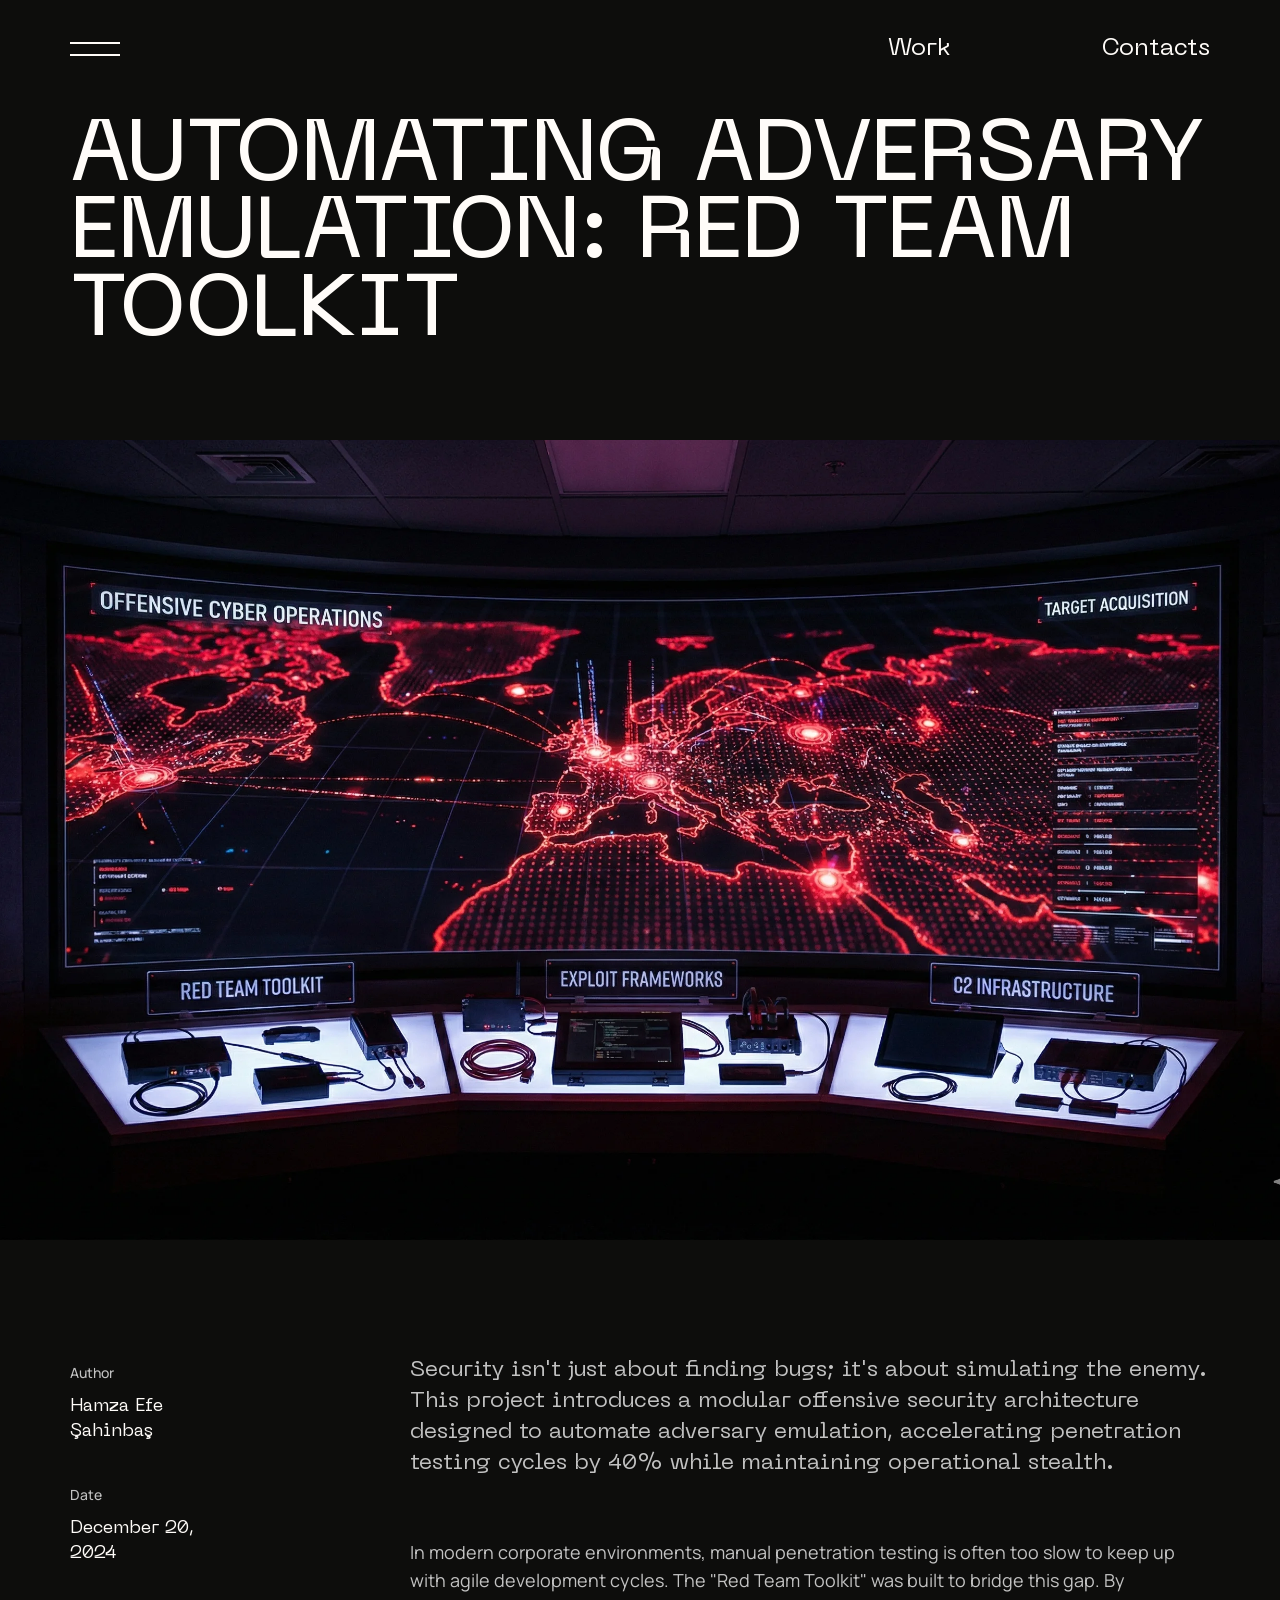
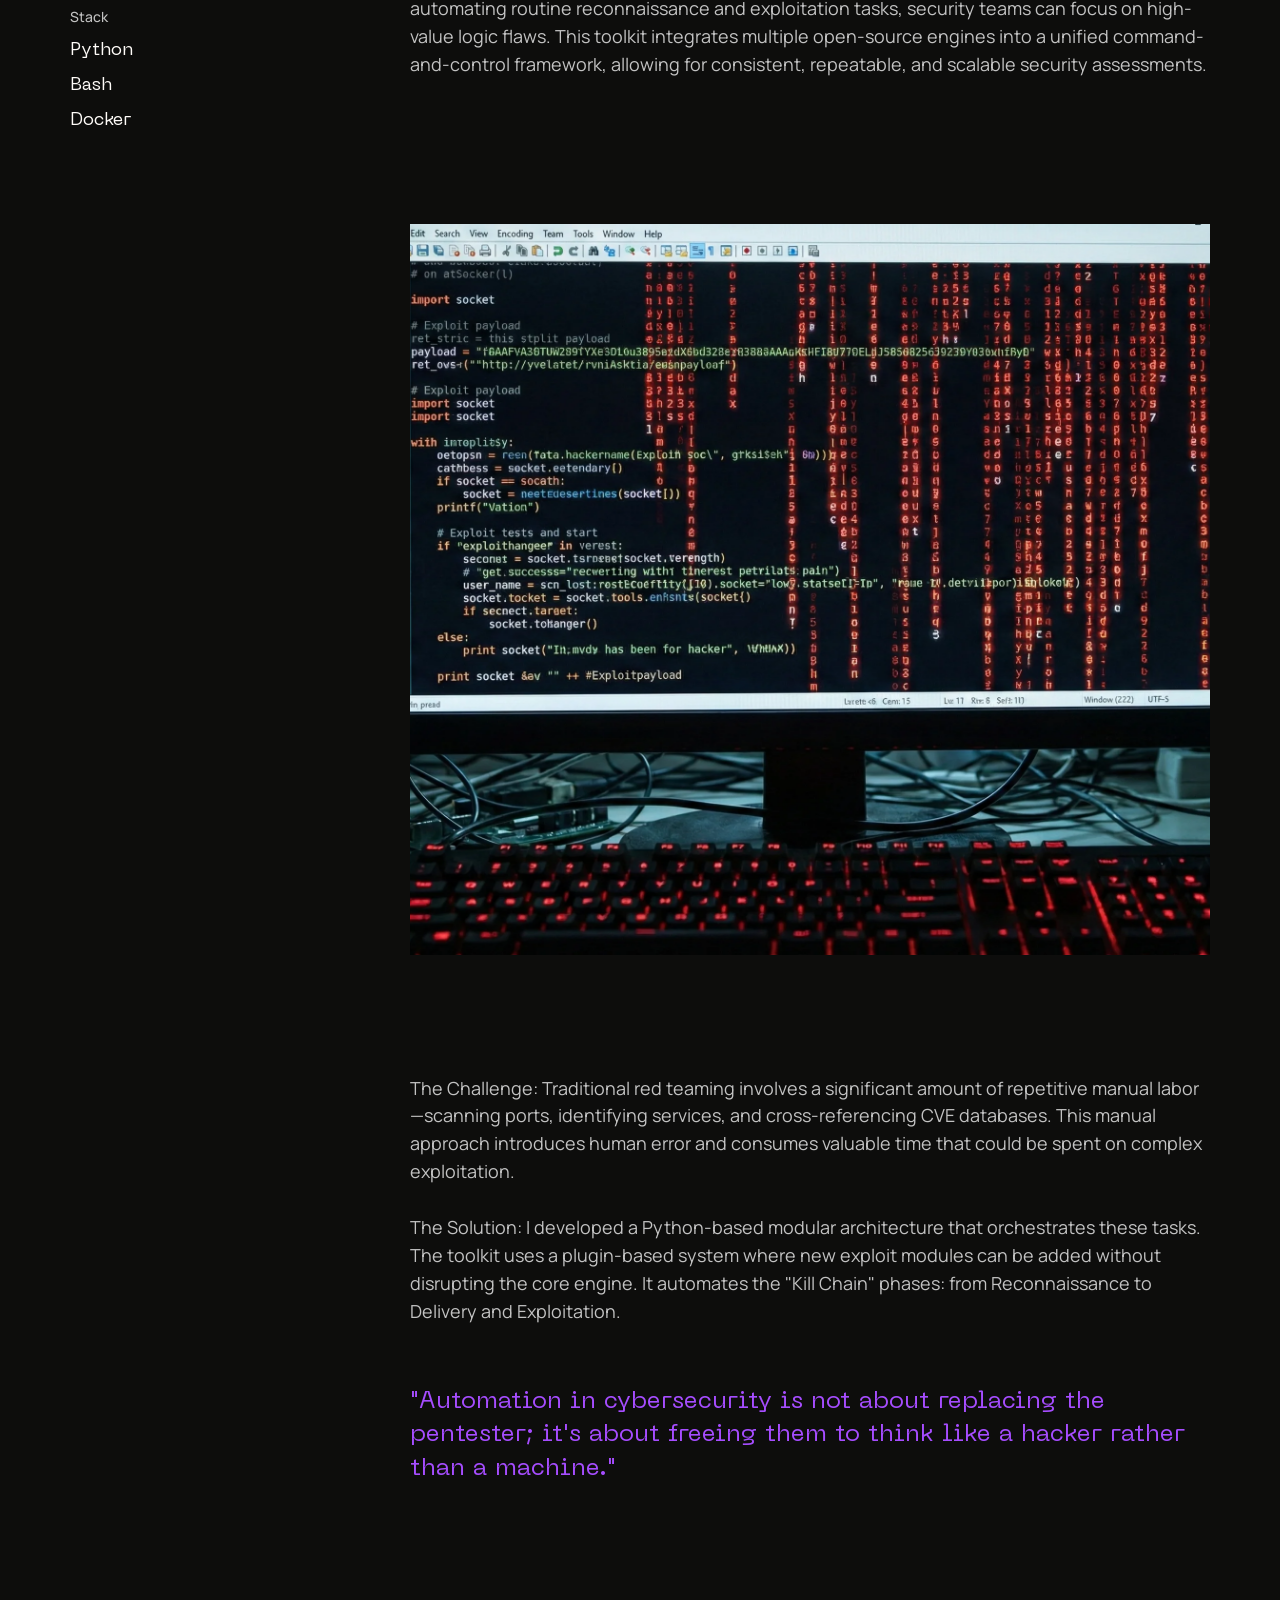
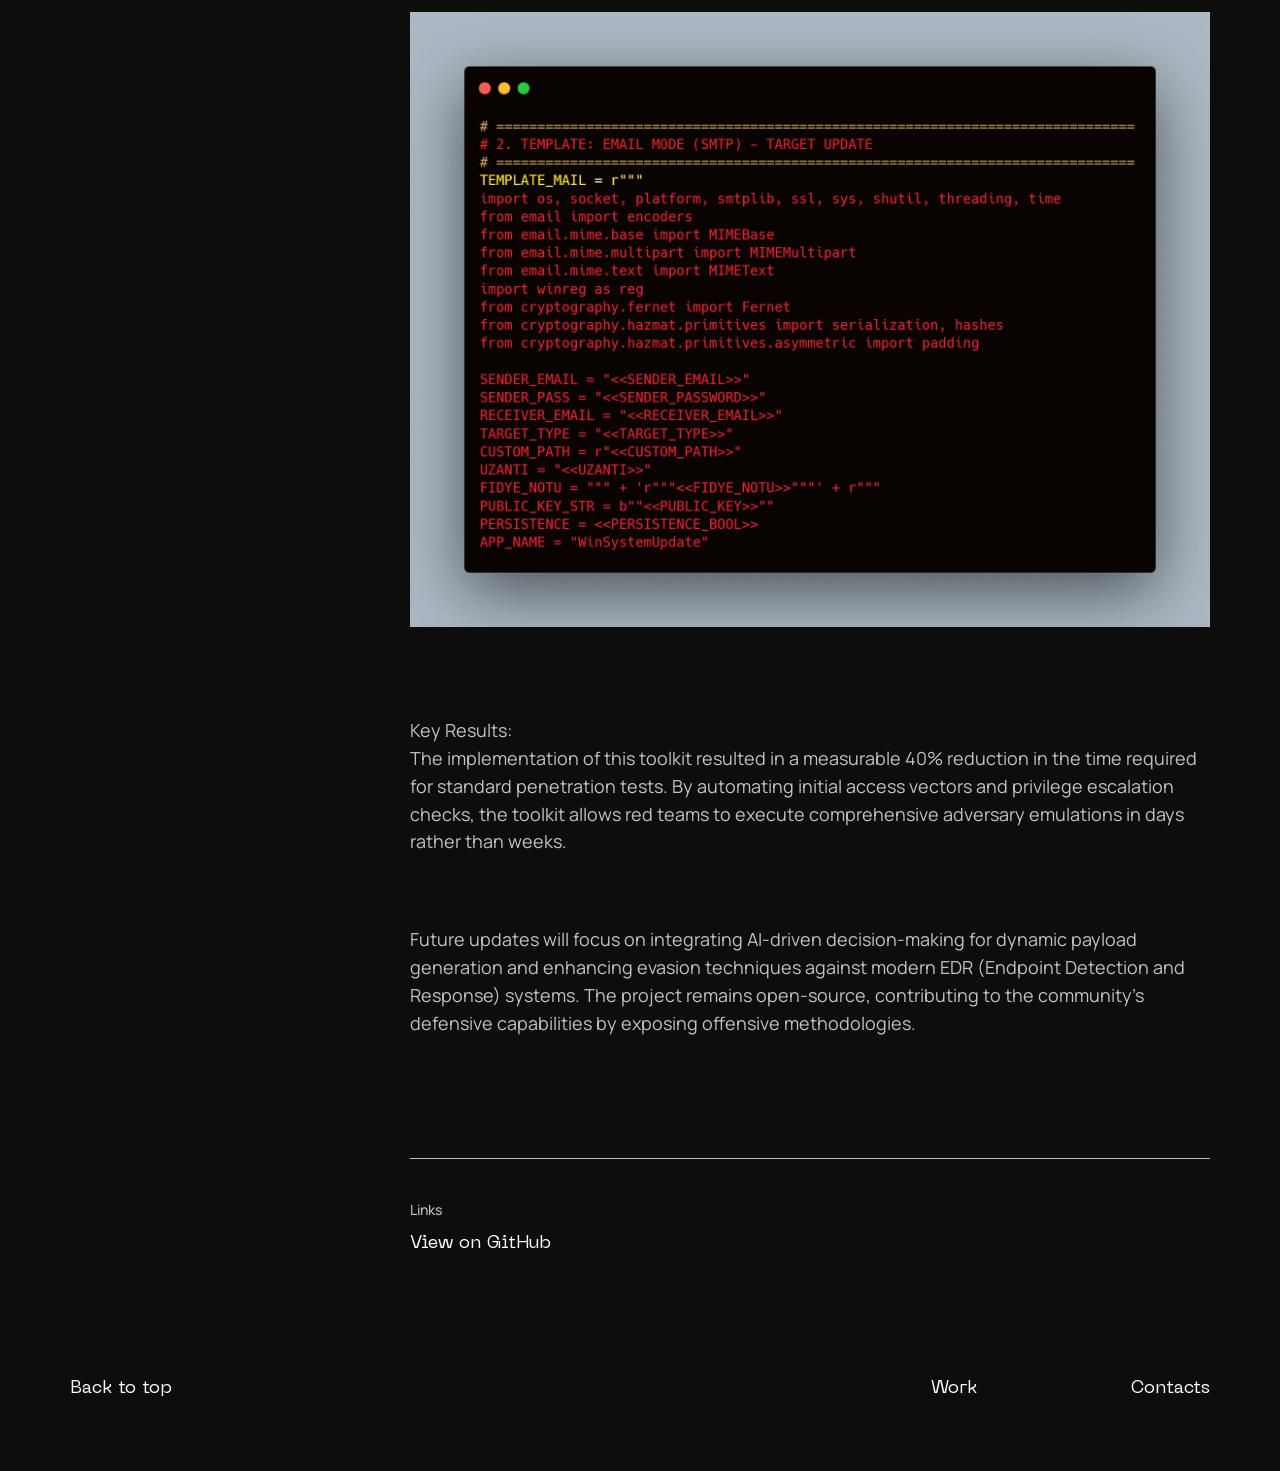
<file: htmls/project-red-team.html>
<!DOCTYPE html>
<html lang="en">

<head>
  <meta charset="UTF-8">
  <meta name="viewport" content="width=device-width, initial-scale=1.0">
  <title>MacallanTheRoot</title>
  <link href="../assets/css/main2.css" rel="stylesheet">
</head>

<body>
  <header class="header">
    <div class="header__wrapper">
      <div class="header__burger"><span> </span></div>
      <div class="header__menu"><a class="header__menu-logo" href="../index.html">MacallanTheRoot</a>
        <div class="header__menu-exit"></div>
        <div class="header__menu-content">
          <ul class="header__menu-list" id="myMenu">
            <li class="header__menu-item"><a class="header__menu-link" href="index.html#home">Home</a></li>
            <li class="header__menu-item"><a class="header__menu-link" href="index.html#about">About</a></li>
            <li class="header__menu-item"><a class="header__menu-link" href="index.html#experience">Experience</a></li>
            <li class="header__menu-item"><a class="header__menu-link" href="index.html#works">Works</a></li>
            <li class="header__menu-item"><a class="header__menu-link" href="index.html#contacts">Contacts</a></li>
          </ul>
        </div>
      </div>
      <ul class="header__links">
        <li><a href="index.html#works">Work</a></li>
        <li><a href="index.html#contacts">Contacts</a></li>
      </ul>
    </div>
  </header>

  <main class="main">
    <section class="hero">
      <div class="m2container">
        <div class="hero-top">
          <div class="m2container-body">
            <h1 class="hero__title neue neue-headline1 m2headline1">Automating Adversary Emulation: Red Team Toolkit
            </h1>
          </div>
          <div class="hero-img hero__img">
            <img class="hero-img__item" src="../assets/images/blog/red-team-hero.webp" alt="Red Team Toolkit Dashboard">
          </div>
        </div>
        <div class="m2container-body">
          <div class="m2container-body__aside">
            <div class="hero-description hero__description">
              <div class="hero-description__item">
                <p class="text m2text4 manrope manrope-text2 hero-description__title">Author</p>
                <div class="hero-description__list">
                  <p class="m2text1 neue neue-text1 hero-description__li">Hamza Efe Şahinbaş</p>
                </div>
              </div>
              <div class="hero-description__item">
                <p class="text m2text4 manrope manrope-text2 hero-description__title">Date</p>
                <div class="hero-description__list">
                  <p class="m2text1 neue neue-text1 hero-description__li">December 20, 2024</p>
                </div>
              </div>
              <div class="hero-description__item hero-description__item--share">
                <p class="text m2text4 manrope manrope-text2 hero-description__title">Stack</p>
                <div class="hero-description__list hero-description__list--share">
                  <span class="m2text1 neue neue-text1 hero-description__li">Python</span>
                  <span class="m2text1 neue neue-text1 hero-description__li">Bash</span>
                  <span class="m2text1 neue neue-text1 hero-description__li">Docker</span>
                </div>
              </div>
            </div>
          </div>
          <div class="m2container-body__main">
            <p class="text m2headline4 neue neue-headline3 hero__headline">
              Security isn't just about finding bugs; it's about simulating the enemy. This project introduces a modular
              offensive security architecture designed to automate adversary emulation, accelerating penetration testing
              cycles by 40% while maintaining operational stealth.
            </p>
            <p class="text m2text3 manrope manrope-text1 hero__text">
              In modern corporate environments, manual penetration testing is often too slow to keep up with agile
              development cycles. The "Red Team Toolkit" was built to bridge this gap. By automating routine
              reconnaissance and exploitation tasks, security teams can focus on high-value logic flaws. This toolkit
              integrates multiple open-source engines into a unified command-and-control framework, allowing for
              consistent, repeatable, and scalable security assessments.
            </p>
          </div>
        </div>
      </div>
    </section>

    <div class="body">
      <div class="m2container">
        <div class="m2container-body">
          <div class="m2container-body__aside"></div>
          <div class="m2container-body__main">

            <img class="body__image" src="../assets/images/blog/red-team-detail-1.webp" alt="Terminal Screenshot">

            <p class="text m2text3 manrope manrope-text1 body__text body__text--1">
              <strong>The Challenge:</strong> Traditional red teaming involves a significant amount of repetitive manual
              labor—scanning ports, identifying services, and cross-referencing CVE databases. This manual approach
              introduces human error and consumes valuable time that could be spent on complex exploitation.<br><br>
              <strong>The Solution:</strong> I developed a Python-based modular architecture that orchestrates these
              tasks. The toolkit uses a plugin-based system where new exploit modules can be added without disrupting
              the core engine. It automates the "Kill Chain" phases: from Reconnaissance to Delivery and Exploitation.
            </p>

            <p class="text m2headline3 neue neue-headline3 body__important">
              "Automation in cybersecurity is not about replacing the pentester; it's about freeing them to think like a
              hacker rather than a machine."
            </p>

            <div class="body__photos body-photos">
              <img class="body-image" src="../assets/images/blog/red-team-code-1.webp" alt="Code Snippet">
            </div>

            <p class="text m2text3 manrope manrope-text1 body__text body__text--3">
              <strong>Key Results:</strong><br>
              The implementation of this toolkit resulted in a measurable <strong>40% reduction</strong> in the time
              required for standard penetration tests. By automating initial access vectors and privilege escalation
              checks, the toolkit allows red teams to execute comprehensive adversary emulations in days rather than
              weeks.
            </p>

            <p class="text m2text3 manrope manrope-text1 body__text body__text--4">
              Future updates will focus on integrating AI-driven decision-making for dynamic payload generation and
              enhancing evasion techniques against modern EDR (Endpoint Detection and Response) systems. The project
              remains open-source, contributing to the community's defensive capabilities by exposing offensive
              methodologies.
            </p>

            <div class="body-share">
              <p class="text manrope manrope-text2 m2text4 body-share__title">Links</p>
              <ul class="body-share__list">
                <li class="m2text1 neue neue-text1 body-share__li"><a class="body-share__link"
                    href="https://github.com/MacallanTheRoot/Red-Team-Toolkit/" target="_blank">View on GitHub</a></li>
              </ul>
            </div>
          </div>
        </div>
      </div>
    </div>

  </main>

  <footer class="m2footer">
    <div class="m2container">
      <div class="m2footer-wrapper"><a class="m2text1 neue neue-text1 m2footer__top js-to-top" href="#" id="totop">Back
          to top</a>
        <nav class="m2footer-navbar">
          <a class="m2text1 neue neue-text1 m2footer-navbar__link" href="index.html#works">Work</a>
          <a class="m2text1 neue neue-text1 m2footer-navbar__link" href="index.html#contacts">Contacts</a>
        </nav>
      </div>
    </div>
  </footer>
  <script src="../assets/js/main.js"></script>
</body>

</html>
</file>
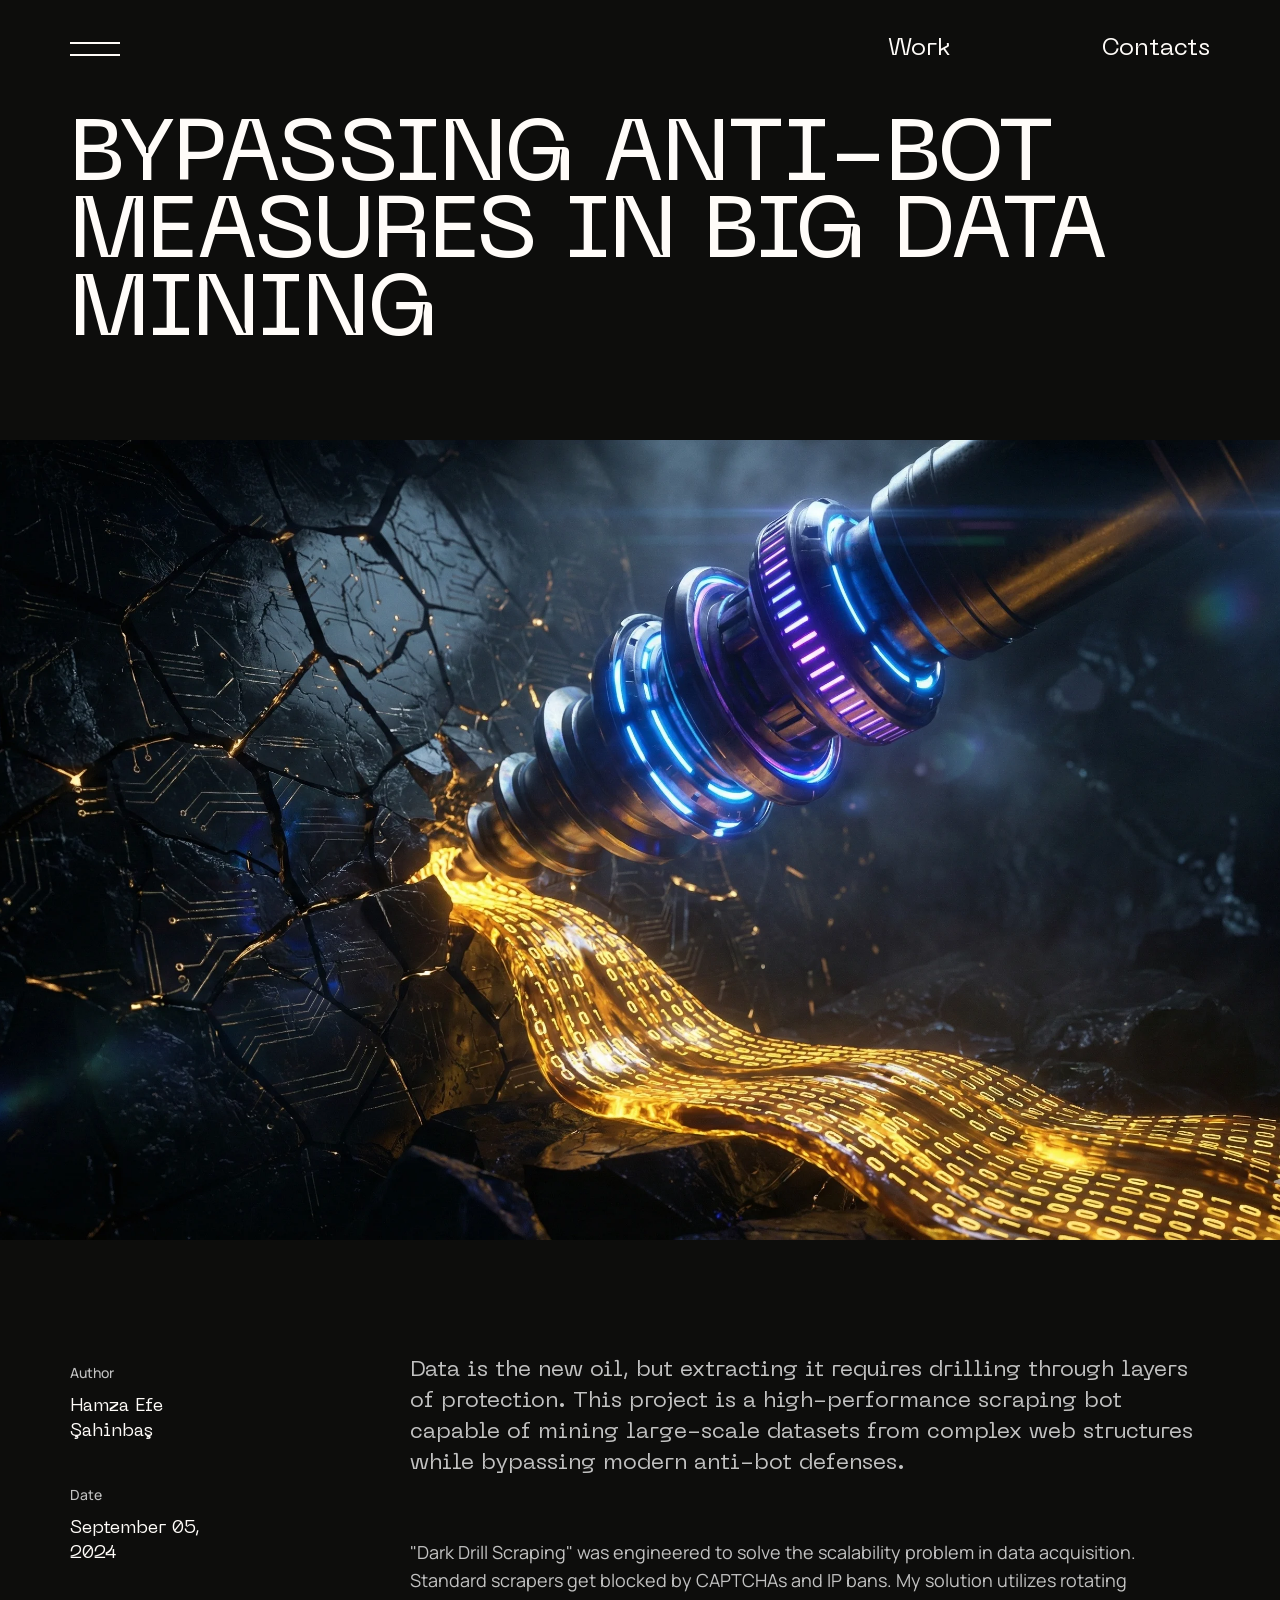
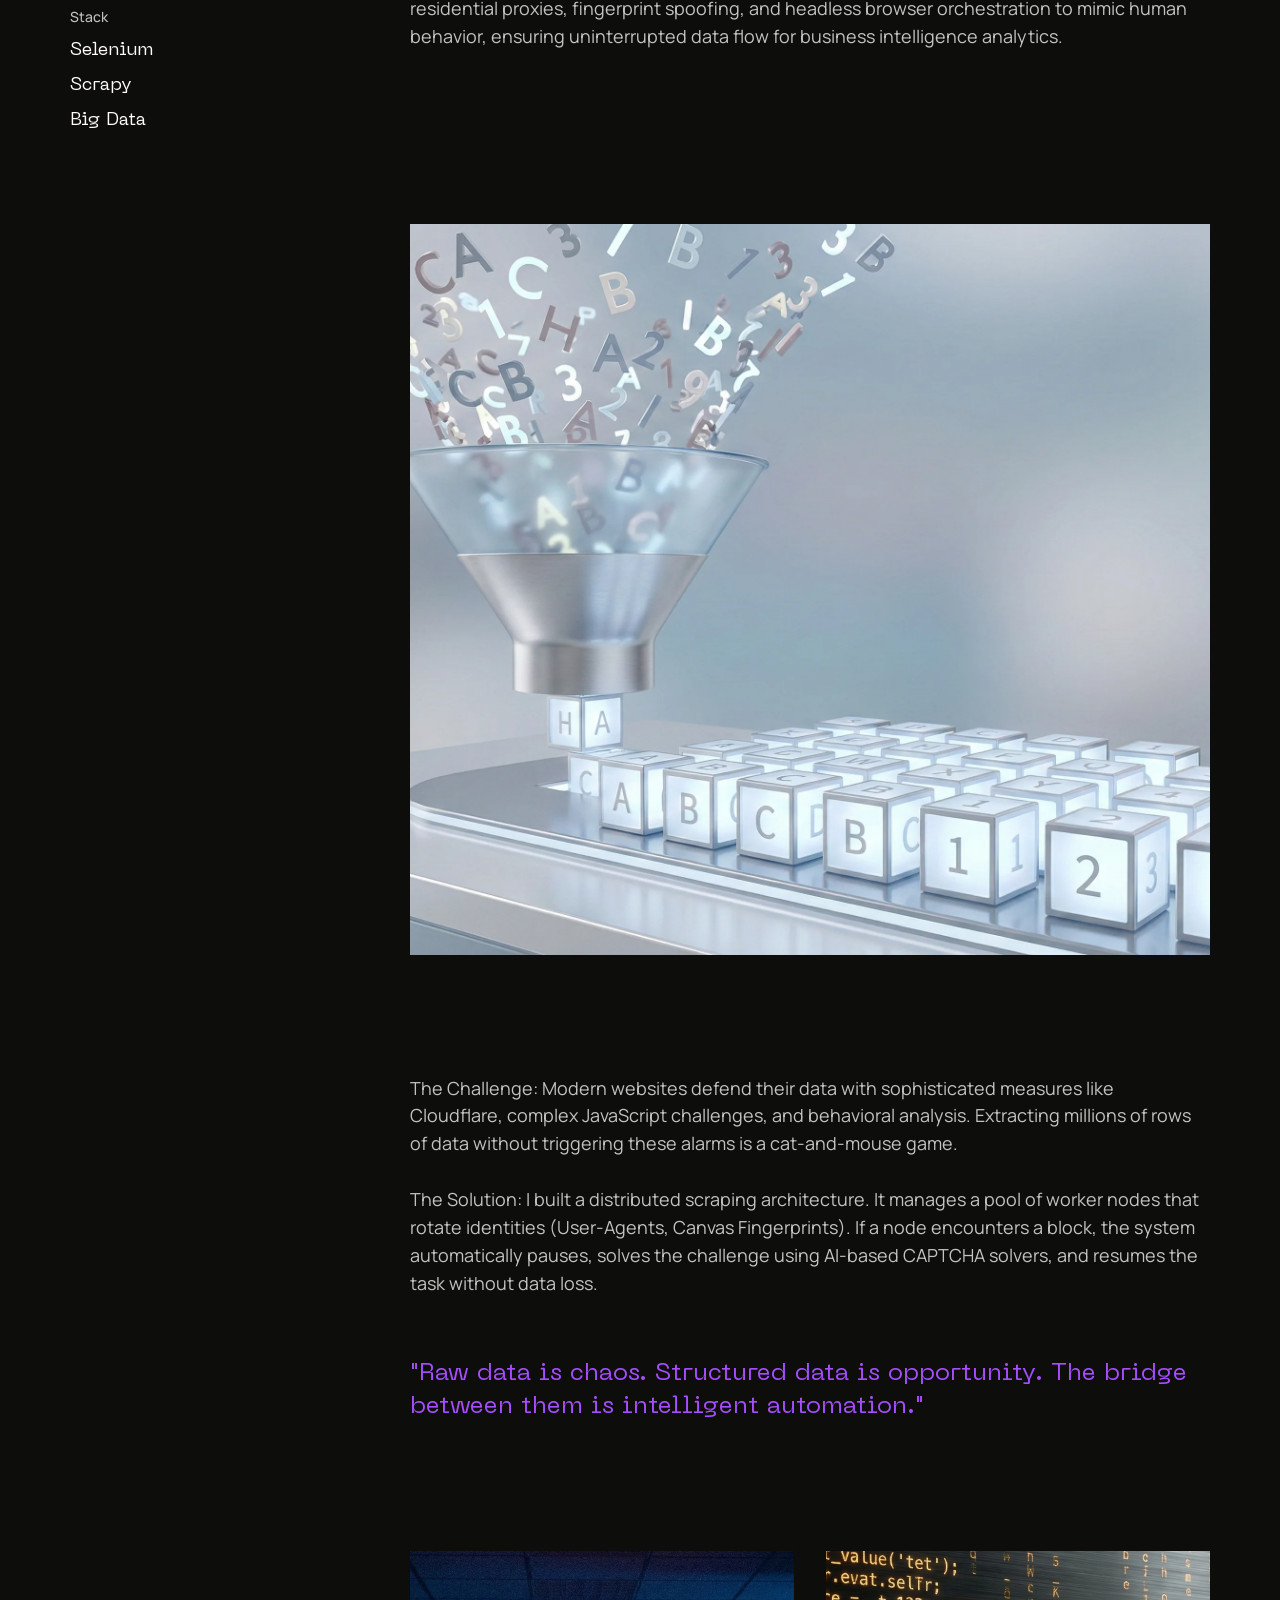
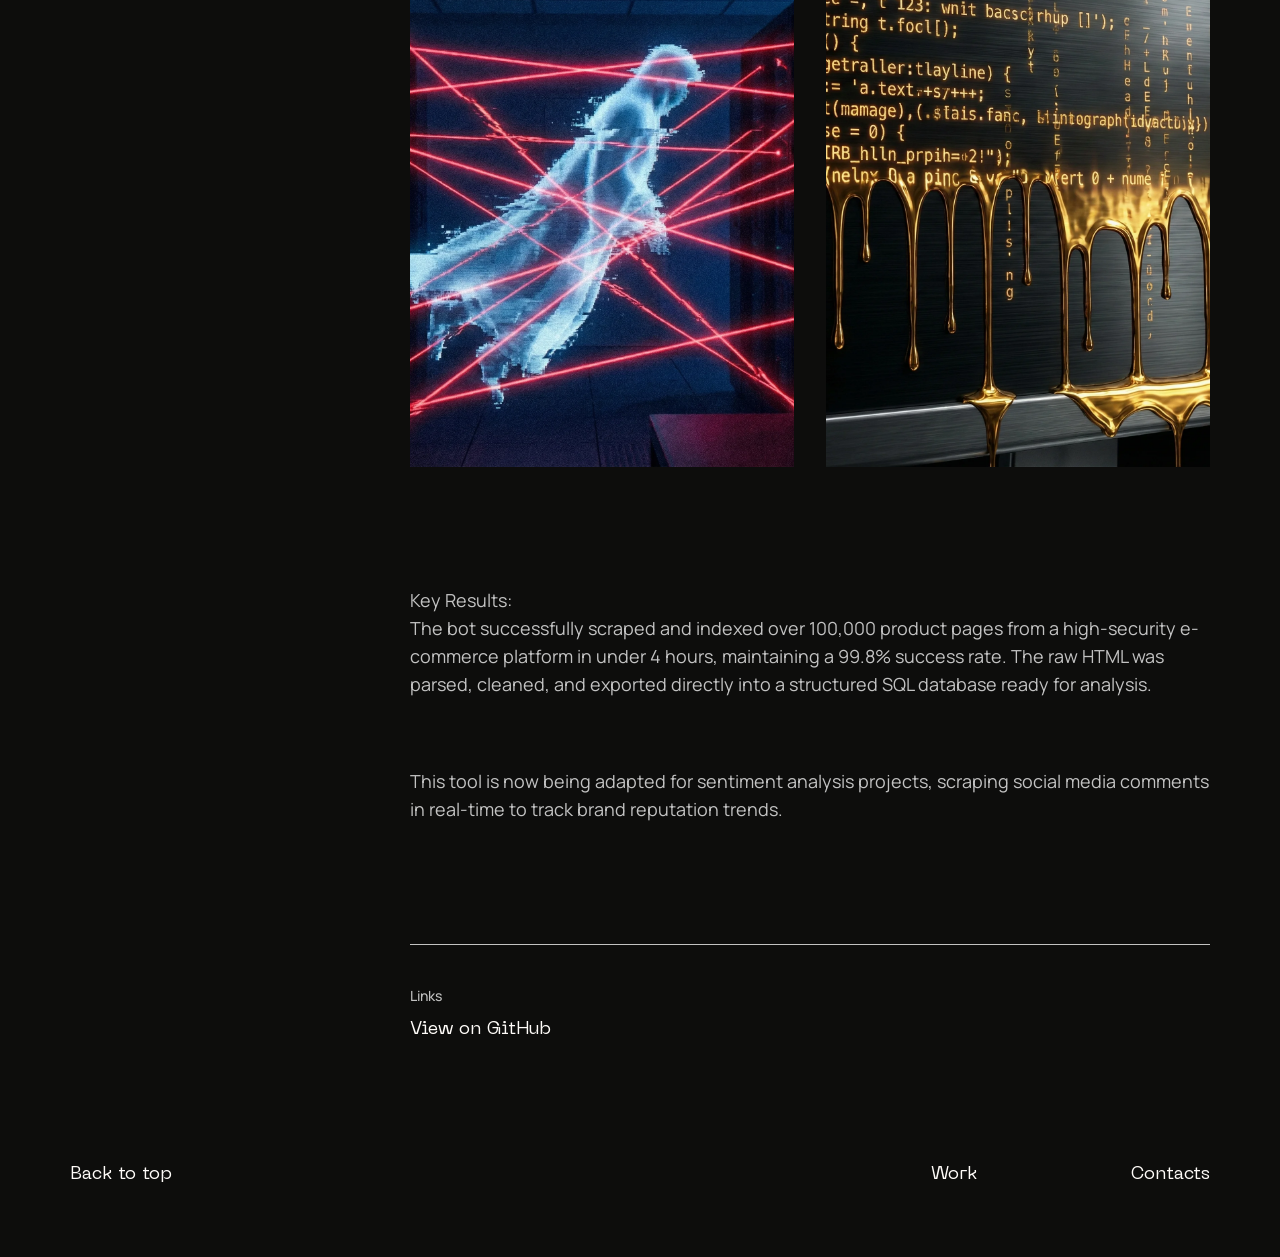
<file: htmls/project-scraping.html>
<!DOCTYPE html>
<html lang="en">

<head>
  <meta charset="UTF-8">
  <meta name="viewport" content="width=device-width, initial-scale=1.0">
  <title>MacallanTheRoot</title>
  <link href="../assets/css/main2.css" rel="stylesheet">
</head>

<body>
  <header class="header">
    <div class="header__wrapper">
      <div class="header__burger"><span> </span></div>
      <div class="header__menu"><a class="header__menu-logo" href="../index.html">MacallanTheRoot</a>
        <div class="header__menu-exit"></div>
        <div class="header__menu-content">
          <ul class="header__menu-list" id="myMenu">
            <li class="header__menu-item"><a class="header__menu-link" href="index.html#home">Home</a></li>
            <li class="header__menu-item"><a class="header__menu-link" href="index.html#about">About</a></li>
            <li class="header__menu-item"><a class="header__menu-link" href="index.html#experience">Experience</a></li>
            <li class="header__menu-item"><a class="header__menu-link" href="index.html#works">Works</a></li>
            <li class="header__menu-item"><a class="header__menu-link" href="index.html#contacts">Contacts</a></li>
          </ul>
        </div>
      </div>
      <ul class="header__links">
        <li><a href="index.html#works">Work</a></li>
        <li><a href="index.html#contacts">Contacts</a></li>
      </ul>
    </div>
  </header>

  <main class="main">
    <section class="hero">
      <div class="m2container">
        <div class="hero-top">
          <div class="m2container-body">
            <h1 class="hero__title neue neue-headline1 m2headline1">Bypassing Anti-Bot Measures in Big Data Mining</h1>
          </div>
          <div class="hero-img hero__img">
            <img class="hero-img__item" src="../assets/images/blog/scraping-hero.webp" alt="Data Mining Concept">
          </div>
        </div>
        <div class="m2container-body">
          <div class="m2container-body__aside">
            <div class="hero-description hero__description">
              <div class="hero-description__item">
                <p class="text m2text4 manrope manrope-text2 hero-description__title">Author</p>
                <div class="hero-description__list">
                  <p class="m2text1 neue neue-text1 hero-description__li">Hamza Efe Şahinbaş</p>
                </div>
              </div>
              <div class="hero-description__item">
                <p class="text m2text4 manrope manrope-text2 hero-description__title">Date</p>
                <div class="hero-description__list">
                  <p class="m2text1 neue neue-text1 hero-description__li">September 05, 2024</p>
                </div>
              </div>
              <div class="hero-description__item hero-description__item--share">
                <p class="text m2text4 manrope manrope-text2 hero-description__title">Stack</p>
                <div class="hero-description__list hero-description__list--share">
                  <span class="m2text1 neue neue-text1 hero-description__li">Selenium</span>
                  <span class="m2text1 neue neue-text1 hero-description__li">Scrapy</span>
                  <span class="m2text1 neue neue-text1 hero-description__li">Big Data</span>
                </div>
              </div>
            </div>
          </div>
          <div class="m2container-body__main">
            <p class="text m2headline4 neue neue-headline3 hero__headline">
              Data is the new oil, but extracting it requires drilling through layers of protection. This project is a
              high-performance scraping bot capable of mining large-scale datasets from complex web structures while
              bypassing modern anti-bot defenses.
            </p>
            <p class="text m2text3 manrope manrope-text1 hero__text">
              "Dark Drill Scraping" was engineered to solve the scalability problem in data acquisition. Standard
              scrapers get blocked by CAPTCHAs and IP bans. My solution utilizes rotating residential proxies,
              fingerprint spoofing, and headless browser orchestration to mimic human behavior, ensuring uninterrupted
              data flow for business intelligence analytics.
            </p>
          </div>
        </div>
      </div>
    </section>

    <div class="body">
      <div class="m2container">
        <div class="m2container-body">
          <div class="m2container-body__aside"></div>
          <div class="m2container-body__main">

            <img class="body__image" src="../assets/images/blog/scraping-detail-1.webp"
              alt="Data Structure Visualization">

            <p class="text m2text3 manrope manrope-text1 body__text body__text--1">
              <strong>The Challenge:</strong> Modern websites defend their data with sophisticated measures like
              Cloudflare, complex JavaScript challenges, and behavioral analysis. Extracting millions of rows of data
              without triggering these alarms is a cat-and-mouse game.<br><br>
              <strong>The Solution:</strong> I built a distributed scraping architecture. It manages a pool of worker
              nodes that rotate identities (User-Agents, Canvas Fingerprints). If a node encounters a block, the system
              automatically pauses, solves the challenge using AI-based CAPTCHA solvers, and resumes the task without
              data loss.
            </p>

            <p class="text m2headline3 neue neue-headline3 body__important">
              "Raw data is chaos. Structured data is opportunity. The bridge between them is intelligent automation."
            </p>

            <div class="body__photos body-photos">
              <img class="body-photos__item" src="../assets/images/blog/scraping-code.webp" alt="Scraping Script">
              <img class="body-photos__item" src="../assets/images/blog/scraping-data.webp" alt="JSON Data Output">
            </div>

            <p class="text m2text3 manrope manrope-text1 body__text body__text--3">
              <strong>Key Results:</strong><br>
              The bot successfully scraped and indexed over 100,000 product pages from a high-security e-commerce
              platform in under 4 hours, maintaining a 99.8% success rate. The raw HTML was parsed, cleaned, and
              exported directly into a structured SQL database ready for analysis.
            </p>

            <p class="text m2text3 manrope manrope-text1 body__text body__text--4">
              This tool is now being adapted for sentiment analysis projects, scraping social media comments in
              real-time to track brand reputation trends.
            </p>

            <div class="body-share">
              <p class="text manrope manrope-text2 m2text4 body-share__title">Links</p>
              <ul class="body-share__list">
                <li class="m2text1 neue neue-text1 body-share__li"><a class="body-share__link"
                    href="https://github.com/MacallanTheRoot/DarkDrillScrapping" target="_blank">View on GitHub</a></li>
              </ul>
            </div>
          </div>
        </div>
      </div>
    </div>
  </main>

  <footer class="m2footer">
    <div class="m2container">
      <div class="m2footer-wrapper"><a class="m2text1 neue neue-text1 m2footer__top js-to-top" href="#" id="totop">Back
          to top</a>
        <nav class="m2footer-navbar">
          <a class="m2text1 neue neue-text1 m2footer-navbar__link" href="index.html#works">Work</a>
          <a class="m2text1 neue neue-text1 m2footer-navbar__link" href="index.html#contacts">Contacts</a>
        </nav>
      </div>
    </div>
  </footer>
  <script src="../assets/js/main.js"></script>
</body>

</html>
</file>
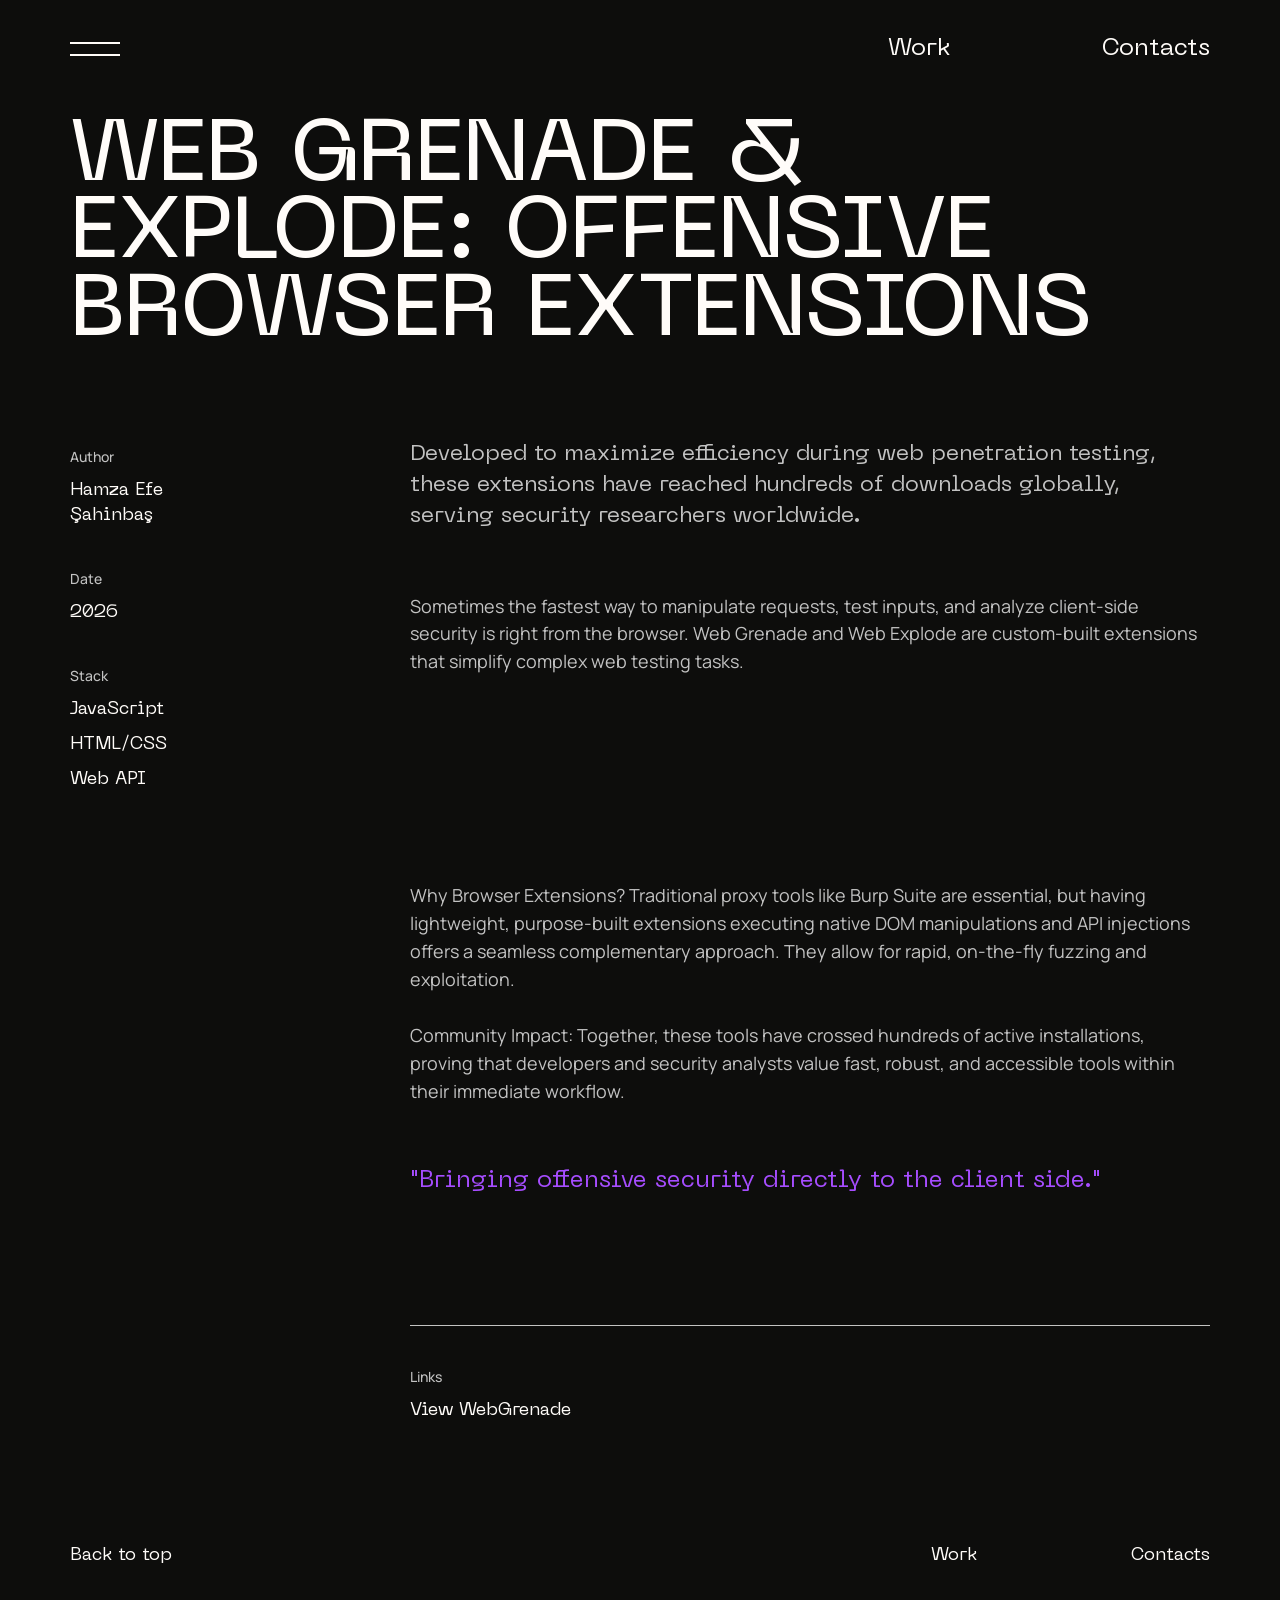
<file: htmls/project-web-extensions.html>
<!DOCTYPE html>
<html lang="en">

<head>
  <meta charset="UTF-8">
  <meta name="viewport" content="width=device-width, initial-scale=1.0">
  <title>MacallanTheRoot</title>
  <link href="../assets/css/main2.css" rel="stylesheet">
</head>

<body>
  <header class="header">
    <div class="header__wrapper">
      <div class="header__burger"><span> </span></div>
      <div class="header__menu"><a class="header__menu-logo" href="../index.html">MacallanTheRoot</a>
        <div class="header__menu-exit"></div>
        <div class="header__menu-content">
          <ul class="header__menu-list" id="myMenu">
            <li class="header__menu-item"><a class="header__menu-link" href="index.html#home">Home</a></li>
            <li class="header__menu-item"><a class="header__menu-link" href="index.html#about">About</a></li>
            <li class="header__menu-item"><a class="header__menu-link" href="index.html#experience">Experience</a></li>
            <li class="header__menu-item"><a class="header__menu-link" href="index.html#works">Works</a></li>
            <li class="header__menu-item"><a class="header__menu-link" href="index.html#contacts">Contacts</a></li>
          </ul>
        </div>
      </div>
      <ul class="header__links">
        <li><a href="index.html#works">Work</a></li>
        <li><a href="index.html#contacts">Contacts</a></li>
      </ul>
    </div>
  </header>

  <main class="main">
    <section class="hero">
      <div class="m2container">
        <div class="hero-top">
          <div class="m2container-body">
            <h1 class="hero__title neue neue-headline1 m2headline1">Web Grenade & Explode: Offensive Browser Extensions</h1>
          </div>

        </div>
        <div class="m2container-body">
          <div class="m2container-body__aside">
            <div class="hero-description hero__description">
              <div class="hero-description__item">
                <p class="text m2text4 manrope manrope-text2 hero-description__title">Author</p>
                <div class="hero-description__list">
                  <p class="m2text1 neue neue-text1 hero-description__li">Hamza Efe Şahinbaş</p>
                </div>
              </div>
              <div class="hero-description__item">
                <p class="text m2text4 manrope manrope-text2 hero-description__title">Date</p>
                <div class="hero-description__list">
                  <p class="m2text1 neue neue-text1 hero-description__li">2026</p>
                </div>
              </div>
              <div class="hero-description__item hero-description__item--share">
                <p class="text m2text4 manrope manrope-text2 hero-description__title">Stack</p>
                <div class="hero-description__list hero-description__list--share">
                  <span class="m2text1 neue neue-text1 hero-description__li">JavaScript</span>
                  <span class="m2text1 neue neue-text1 hero-description__li">HTML/CSS</span>
                  <span class="m2text1 neue neue-text1 hero-description__li">Web API</span>
                </div>
              </div>
            </div>
          </div>
          <div class="m2container-body__main">
            <p class="text m2headline4 neue neue-headline3 hero__headline">
              Developed to maximize efficiency during web penetration testing, these extensions have reached hundreds of downloads globally, serving security researchers worldwide.
            </p>
            <p class="text m2text3 manrope manrope-text1 hero__text">
              Sometimes the fastest way to manipulate requests, test inputs, and analyze client-side security is right from the browser. Web Grenade and Web Explode are custom-built extensions that simplify complex web testing tasks.
            </p>
          </div>
        </div>
      </div>
    </section>

    <div class="body">
      <div class="m2container">
        <div class="m2container-body">
          <div class="m2container-body__aside"></div>
          <div class="m2container-body__main">

            <p class="text m2text3 manrope manrope-text1 body__text body__text--1">
              <strong>Why Browser Extensions?</strong> Traditional proxy tools like Burp Suite are essential, but having lightweight, purpose-built extensions executing native DOM manipulations and API injections offers a seamless complementary approach. They allow for rapid, on-the-fly fuzzing and exploitation.<br><br>
              <strong>Community Impact:</strong> Together, these tools have crossed hundreds of active installations, proving that developers and security analysts value fast, robust, and accessible tools within their immediate workflow.
            </p>

            <p class="text m2headline3 neue neue-headline3 body__important">
              "Bringing offensive security directly to the client side."
            </p>

            <div class="body-share">
              <p class="text manrope manrope-text2 m2text4 body-share__title">Links</p>
              <ul class="body-share__list">
                <li class="m2text1 neue neue-text1 body-share__li"><a class="body-share__link"
                    href="https://github.com/MacallanTheRoot/WebGrenade" target="_blank">View WebGrenade</a></li>
              </ul>
            </div>
          </div>
        </div>
      </div>
    </div>
  </main>

  <footer class="m2footer">
    <div class="m2container">
      <div class="m2footer-wrapper"><a class="m2text1 neue neue-text1 m2footer__top js-to-top" href="#" id="totop">Back
          to top</a>
        <nav class="m2footer-navbar">
          <a class="m2text1 neue neue-text1 m2footer-navbar__link" href="../index.html#works">Work</a>
          <a class="m2text1 neue neue-text1 m2footer-navbar__link" href="../index.html#contacts">Contacts</a>
        </nav>
      </div>
    </div>
  </footer>
  <script src="../assets/js/main.js"></script>
</body>
</html>
</file>
<file: assets/css/main2.css>
::-moz-selection {
  color: #fff;

  background-color: #a64dff;
}

::selection {
  color: #fff;

  background-color: #a64dff;
}

.fancybox-active {
  height: auto;
}
.fancybox-is-hidden {
  position: absolute !important;
  top: -9999px;
  left: -9999px;

  visibility: hidden;

  margin: 0;
}
.fancybox-container {
  position: fixed;
  top: 0;
  left: 0;
  z-index: 99992;

  width: 100%;
  height: 100%;

  outline: 0;

  -webkit-transform: translateZ(0);
  transform: translateZ(0);

  -webkit-backface-visibility: hidden;
  -webkit-tap-highlight-color: transparent;
  -ms-touch-action: manipulation;
  touch-action: manipulation;
}
.fancybox-container * {
  box-sizing: border-box;
}
.fancybox-bg,
.fancybox-inner,
.fancybox-outer,
.fancybox-stage {
  position: absolute;
  top: 0;
  right: 0;
  bottom: 0;
  left: 0;
}
.fancybox-outer {
  overflow-y: auto;
  -webkit-overflow-scrolling: touch;
}
.fancybox-bg {
  background: #1e1e1e;
  opacity: 0;

  transition-timing-function: cubic-bezier(.47, 0, .74, .71);
  transition-duration: inherit;
  transition-property: opacity;
}
.fancybox-is-open .fancybox-bg {
  opacity: .9;

  transition-timing-function: cubic-bezier(.22, .61, .36, 1);
}
.fancybox-caption,
.fancybox-infobar,
.fancybox-navigation .fancybox-button,
.fancybox-toolbar {
  position: absolute;
  z-index: 99997;

  visibility: hidden;

  opacity: 0;

  transition: opacity .25s ease, visibility 0s ease .25s;

  direction: ltr;
}
.fancybox-show-caption .fancybox-caption,
.fancybox-show-infobar .fancybox-infobar,
.fancybox-show-nav .fancybox-navigation .fancybox-button,
.fancybox-show-toolbar .fancybox-toolbar {
  visibility: visible;

  opacity: 1;

  transition: opacity .25s ease 0s, visibility 0s ease 0s;
}
.fancybox-infobar {
  top: 0;
  left: 0;

  min-width: 44px;
  height: 44px;
  padding: 0 10px;

  color: #ccc;
  font-size: 13px;
  line-height: 44px;

  -webkit-user-select: none;
  -moz-user-select: none;
  -ms-user-select: none;
  user-select: none;
  pointer-events: none;

  -webkit-font-smoothing: subpixel-antialiased;
  mix-blend-mode: difference;
  -webkit-touch-callout: none;
}
.fancybox-toolbar {
  top: 0;
  right: 0;
}
.fancybox-stage {
  z-index: 99994;

  -webkit-transform: translateZ(0);
  transform: translateZ(0);
  overflow: visible;

  direction: ltr;
}
.fancybox-is-open .fancybox-stage {
  overflow: hidden;
}
.fancybox-slide {
  position: absolute;
  top: 0;
  left: 0;
  z-index: 99994;

  display: none;

  width: 100%;
  height: 100%;
  padding: 44px;

  text-align: center;
  white-space: normal;

  outline: 0;

  transition-property: opacity, -webkit-transform;
  transition-property: transform, opacity;
  transition-property: transform, opacity, -webkit-transform;
  overflow: auto;
  -webkit-overflow-scrolling: touch;

  -webkit-backface-visibility: hidden;
}
.fancybox-slide:before {
  content: '';

  display: inline-block;

  width: 0;
  height: 100%;

  font-size: 0;

  vertical-align: middle;
}
.fancybox-is-sliding .fancybox-slide,
.fancybox-slide--current,
.fancybox-slide--next,
.fancybox-slide--previous {
  display: block;
}
.fancybox-slide--image {
  padding: 44px 0;

  overflow: hidden;
}
.fancybox-slide--image:before {
  display: none;
}
.fancybox-slide--html {
  padding: 6px;
}
.fancybox-content {
  position: relative;

  display: inline-block;

  max-width: 100%;
  margin: 0;
  padding: 44px;

  text-align: left;

  background: #fff;

  vertical-align: middle;
  overflow: auto;
  -webkit-overflow-scrolling: touch;
}
.fancybox-slide--image .fancybox-content {
  position: absolute;
  top: 0;
  left: 0;
  z-index: 99995;

  max-width: none;
  padding: 0;

  background: 0 0;
  background-repeat: no-repeat;
  background-size: 100% 100%;

  -webkit-user-select: none;
  -moz-user-select: none;
  -ms-user-select: none;
  user-select: none;
  transition-property: opacity, -webkit-transform;
  transition-property: transform, opacity;
  transition-property: transform, opacity, -webkit-transform;
  -webkit-transform-origin: top left;
  transform-origin: top left;
  -webkit-animation-timing-function: cubic-bezier(.5, 0, .14, 1);
  animation-timing-function: cubic-bezier(.5, 0, .14, 1);
  overflow: visible;

  -webkit-backface-visibility: hidden;
}
.fancybox-can-zoomOut .fancybox-content {
  cursor: zoom-out;
}
.fancybox-can-zoomIn .fancybox-content {
  cursor: zoom-in;
}
.fancybox-can-pan .fancybox-content,
.fancybox-can-swipe .fancybox-content {
  cursor: -webkit-grab;
  cursor: grab;
}
.fancybox-is-grabbing .fancybox-content {
  cursor: -webkit-grabbing;
  cursor: grabbing;
}
.fancybox-container [data-selectable='true'] {
  cursor: text;
}
.fancybox-image,
.fancybox-spaceball {
  position: absolute;
  top: 0;
  left: 0;

  width: 100%;
  max-width: none;
  height: 100%;
  max-height: none;
  margin: 0;
  padding: 0;

  border: 0;
  background: 0 0;

  -webkit-user-select: none;
  -moz-user-select: none;
  -ms-user-select: none;
  user-select: none;
}
.fancybox-spaceball {
  z-index: 1;
}
.fancybox-slide--iframe .fancybox-content,
.fancybox-slide--map .fancybox-content,
.fancybox-slide--pdf .fancybox-content,
.fancybox-slide--video .fancybox-content {
  width: 100%;
  height: 100%;
  padding: 0;

  overflow: visible;
}
.fancybox-slide--video .fancybox-content {
  background: #000;
}
.fancybox-slide--map .fancybox-content {
  background: #e5e3df;
}
.fancybox-slide--iframe .fancybox-content {
  background: #fff;
}
.fancybox-iframe,
.fancybox-video {
  display: block;

  width: 100%;
  height: 100%;
  margin: 0;
  padding: 0;

  border: 0;
  background: 0 0;

  overflow: hidden;
}
.fancybox-iframe {
  position: absolute;
  top: 0;
  left: 0;
}
.fancybox-error {
  width: 100%;
  max-width: 400px;
  padding: 40px;

  background: #fff;

  cursor: default;
}
.fancybox-error p {
  margin: 0;
  padding: 0;

  color: #444;
  font-size: 16px;
  line-height: 20px;
}
.fancybox-button {
  position: relative;

  display: inline-block;
  visibility: inherit;

  width: 44px;
  height: 44px;
  margin: 0;
  padding: 10px;

  border: 0;
  border-radius: 0;
  background: rgba(30, 30, 30, .6);
  box-shadow: none;

  transition: color .2s;
  vertical-align: top;
  cursor: pointer;
}
.fancybox-button,
.fancybox-button:link,
.fancybox-button:visited {
  color: #ccc;
}
.fancybox-button:hover {
  color: #fff;
}
.fancybox-button:focus {
  outline: 0;
}
.fancybox-button.fancybox-focus {
  outline: 1px dotted;
}
.fancybox-button[disabled],
.fancybox-button[disabled]:hover {
  color: #888;

  outline: 0;

  cursor: default;
}
.fancybox-button div {
  height: 100%;
}
.fancybox-button svg {
  position: relative;

  display: block;

  width: 100%;
  height: 100%;

  overflow: visible;
}
.fancybox-button svg path {
  fill: currentColor;
  stroke-width: 0;
}
.fancybox-button--fsenter svg:nth-child(2),
.fancybox-button--fsexit svg:nth-child(1),
.fancybox-button--pause svg:nth-child(1),
.fancybox-button--play svg:nth-child(2) {
  display: none;
}
.fancybox-progress {
  position: absolute;
  top: 0;
  right: 0;
  left: 0;
  z-index: 99998;

  height: 2px;

  background: #ff5268;

  transition-timing-function: linear;
  transition-property: -webkit-transform;
  transition-property: transform;
  transition-property: transform, -webkit-transform;
  -webkit-transform: scaleX(0);
  transform: scaleX(0);
  -webkit-transform-origin: 0;
  transform-origin: 0;
}
.fancybox-close-small {
  position: absolute;
  top: -44px;
  right: -12px;
  z-index: 401;

  padding: 8px;

  color: #ccc;

  border: 0;
  border-radius: 0;
  background: 0 0;
  opacity: .8;

  cursor: pointer;
}
.fancybox-close-small:hover {
  color: #fff;

  opacity: 1;
}
.fancybox-slide--html .fancybox-close-small {
  top: 0;
  right: 0;

  padding: 10px;

  color: currentColor;
}
.fancybox-slide--image.fancybox-is-scaling .fancybox-content {
  overflow: hidden;
}
.fancybox-is-scaling .fancybox-close-small,
.fancybox-is-zoomable.fancybox-can-pan .fancybox-close-small {
  display: none;
}
.fancybox-navigation .fancybox-button {
  position: absolute;
  top: calc(50% - 50px);

  width: 70px;
  height: 100px;

  background-clip: content-box;
  opacity: 0;
}
.fancybox-navigation .fancybox-button div {
  padding: 7px;
}
.fancybox-navigation .fancybox-button--arrow_left {
  left: 0;

  padding: 31px 26px 31px 6px;
}
.fancybox-navigation .fancybox-button--arrow_right {
  right: 0;

  padding: 31px 6px 31px 26px;
}
.fancybox-caption {
  right: 0;
  bottom: 0;
  left: 0;
  z-index: 99996;

  padding: 25px 44px;

  text-align: center;
  color: #eee;
  font-size: 14px;
  line-height: 1.5;
  font-weight: 400;
}
.fancybox-caption:before {
  content: '';

  position: absolute;
  top: -44px;
  right: 0;
  bottom: 0;
  left: 0;
  z-index: -1;

  display: block;

  background-image: url([data-uri]);
  background-repeat: repeat-x;
  background-size: contain;

  pointer-events: none;
}
.fancybox-caption a,
.fancybox-caption a:link,
.fancybox-caption a:visited {
  text-decoration: none;
  color: #ccc;
}
.fancybox-caption a:hover {
  text-decoration: underline;
  color: #fff;
}
.fancybox-loading {
  position: absolute;
  top: 50%;
  left: 50%;
  z-index: 99999;

  width: 50px;
  height: 50px;
  margin: -25px 0 0 -25px;
  padding: 0;

  border: 4px solid #888;
  border-bottom-color: #fff;
  border-radius: 50%;
  background: 0 0;
  opacity: .7;

  -webkit-animation: a 1s linear infinite;
  animation: a 1s linear infinite;
}
@-webkit-keyframes a {
  to {
    -webkit-transform: rotate(1turn);
    transform: rotate(1turn);
  }
}
@keyframes a {
  to {
    -webkit-transform: rotate(1turn);
    transform: rotate(1turn);
  }
}
.fancybox-animated {
  transition-timing-function: cubic-bezier(0, 0, .25, 1);
}
.fancybox-fx-slide.fancybox-slide--previous {
  opacity: 0;

  -webkit-transform: translate3d(-100%, 0, 0);
  transform: translate3d(-100%, 0, 0);
}
.fancybox-fx-slide.fancybox-slide--next {
  opacity: 0;

  -webkit-transform: translate3d(100%, 0, 0);
  transform: translate3d(100%, 0, 0);
}
.fancybox-fx-slide.fancybox-slide--current {
  opacity: 1;

  -webkit-transform: translateZ(0);
  transform: translateZ(0);
}
.fancybox-fx-fade.fancybox-slide--next,
.fancybox-fx-fade.fancybox-slide--previous {
  opacity: 0;

  transition-timing-function: cubic-bezier(.19, 1, .22, 1);
}
.fancybox-fx-fade.fancybox-slide--current {
  opacity: 1;
}
.fancybox-fx-zoom-in-out.fancybox-slide--previous {
  opacity: 0;

  -webkit-transform: scale3d(1.5, 1.5, 1.5);
  transform: scale3d(1.5, 1.5, 1.5);
}
.fancybox-fx-zoom-in-out.fancybox-slide--next {
  opacity: 0;

  -webkit-transform: scale3d(.5, .5, .5);
  transform: scale3d(.5, .5, .5);
}
.fancybox-fx-zoom-in-out.fancybox-slide--current {
  opacity: 1;

  -webkit-transform: scaleX(1);
  transform: scaleX(1);
}
.fancybox-fx-rotate.fancybox-slide--previous {
  opacity: 0;

  -webkit-transform: rotate(-1turn);
  transform: rotate(-1turn);
}
.fancybox-fx-rotate.fancybox-slide--next {
  opacity: 0;

  -webkit-transform: rotate(1turn);
  transform: rotate(1turn);
}
.fancybox-fx-rotate.fancybox-slide--current {
  opacity: 1;

  -webkit-transform: rotate(0);
  transform: rotate(0);
}
.fancybox-fx-circular.fancybox-slide--previous {
  opacity: 0;

  -webkit-transform: scale3d(0, 0, 0) translate3d(-100%, 0, 0);
  transform: scale3d(0, 0, 0) translate3d(-100%, 0, 0);
}
.fancybox-fx-circular.fancybox-slide--next {
  opacity: 0;

  -webkit-transform: scale3d(0, 0, 0) translate3d(100%, 0, 0);
  transform: scale3d(0, 0, 0) translate3d(100%, 0, 0);
}
.fancybox-fx-circular.fancybox-slide--current {
  opacity: 1;

  -webkit-transform: scaleX(1) translateZ(0);
  transform: scaleX(1) translateZ(0);
}
.fancybox-fx-tube.fancybox-slide--previous {
  -webkit-transform: translate3d(-100%, 0, 0) scale(.1) skew(-10deg);
  transform: translate3d(-100%, 0, 0) scale(.1) skew(-10deg);
}
.fancybox-fx-tube.fancybox-slide--next {
  -webkit-transform: translate3d(100%, 0, 0) scale(.1) skew(10deg);
  transform: translate3d(100%, 0, 0) scale(.1) skew(10deg);
}
.fancybox-fx-tube.fancybox-slide--current {
  -webkit-transform: translateZ(0) scale(1);
  transform: translateZ(0) scale(1);
}
@media (max-height: 576px) {
  .fancybox-caption {
    padding: 12px;
  }
  .fancybox-slide {
    padding-right: 6px;
    padding-left: 6px;
  }
  .fancybox-slide--image {
    padding: 6px 0;
  }
  .fancybox-close-small {
    right: -6px;
  }
  .fancybox-slide--image .fancybox-close-small {
    top: 0;
    right: 0;

    width: 36px;
    height: 36px;
    padding: 6px;

    color: #f2f4f6;

    background: #4e4e4e;
    opacity: 1;
  }
}
.fancybox-share {
  max-width: 90%;
  padding: 30px;

  text-align: center;

  border-radius: 3px;
  background: #f4f4f4;
}
.fancybox-share h1 {
  margin: 0 0 20px;

  color: #222;
  font-size: 35px;
  font-weight: 700;
}
.fancybox-share p {
  margin: 0;
  padding: 0;
}
.fancybox-share__button {
  display: inline-block;

  min-width: 130px;
  margin: 0 5px 10px;
  padding: 0 15px;

  white-space: nowrap;
  text-decoration: none;
  font-size: 14px;
  line-height: 40px;
  font-weight: 700;

  border: 0;
  border-radius: 3px;

  -webkit-user-select: none;
  -moz-user-select: none;
  -ms-user-select: none;
  user-select: none;
  transition: all .2s;
}
.fancybox-share__button:link,
.fancybox-share__button:visited {
  color: #fff;
}
.fancybox-share__button:hover {
  text-decoration: none;
}
.fancybox-share__button--fb {
  background: #3b5998;
}
.fancybox-share__button--fb:hover {
  background: #344e86;
}
.fancybox-share__button--pt {
  background: #bd081d;
}
.fancybox-share__button--pt:hover {
  background: #aa0719;
}
.fancybox-share__button--tw {
  background: #1da1f2;
}
.fancybox-share__button--tw:hover {
  background: #0d95e8;
}
.fancybox-share__button svg {
  position: relative;
  top: -1px;

  width: 25px;
  height: 25px;
  margin-right: 7px;

  vertical-align: middle;
}
.fancybox-share__button svg path {
  fill: #fff;
}
.fancybox-share__input {
  width: 100%;
  margin: 10px 0 0;
  padding: 10px 15px;

  color: #5d5b5b;
  font-size: 14px;

  border: 0;
  border-bottom: 1px solid #d7d7d7;
  border-radius: 0;
  outline: 0;
  background: 0 0;
}
.fancybox-thumbs {
  position: absolute;
  top: 0;
  right: 0;
  bottom: 0;
  z-index: 99995;

  display: none;

  width: 212px;
  margin: 0;
  padding: 2px 2px 4px;

  background: #ddd;

  -webkit-overflow-scrolling: touch;

  -ms-overflow-style: -ms-autohiding-scrollbar;
  -webkit-tap-highlight-color: transparent;
}
.fancybox-thumbs-x {
  overflow-x: auto;
  overflow-y: hidden;
}
.fancybox-show-thumbs .fancybox-thumbs {
  display: block;
}
.fancybox-show-thumbs .fancybox-inner {
  right: 212px;
}
.fancybox-thumbs__list {
  position: absolute;
  position: relative;

  width: 100%;
  height: 100%;
  margin: 0;
  padding: 0;

  list-style: none;

  white-space: nowrap;
  font-size: 0;

  overflow-x: hidden;
  overflow-y: auto;
}
.fancybox-thumbs-x .fancybox-thumbs__list {
  overflow: hidden;
}
.fancybox-thumbs-y .fancybox-thumbs__list::-webkit-scrollbar {
  width: 7px;
}
.fancybox-thumbs-y .fancybox-thumbs__list::-webkit-scrollbar-track {
  border-radius: 10px;
  background: #fff;
  box-shadow: inset 0 0 6px rgba(0, 0, 0, .3);
}
.fancybox-thumbs-y .fancybox-thumbs__list::-webkit-scrollbar-thumb {
  border-radius: 10px;
  background: #2a2a2a;
}
.fancybox-thumbs__list a {
  position: relative;

  float: left;

  width: 100px;
  max-width: calc(50% - 4px);
  height: 75px;
  max-height: calc(100% - 8px);
  margin: 2px;
  padding: 0;

  outline: 0;
  background-color: rgba(0, 0, 0, .1);
  background-repeat: no-repeat;
  background-position: 50%;
  background-size: cover;

  overflow: hidden;
  cursor: pointer;

  -webkit-backface-visibility: hidden;
  backface-visibility: hidden;
  -webkit-tap-highlight-color: transparent;
}
.fancybox-thumbs__list a:before {
  content: '';

  position: absolute;
  top: 0;
  right: 0;
  bottom: 0;
  left: 0;
  z-index: 99991;

  border: 6px solid #ff5268;
  opacity: 0;

  transition: all .2s cubic-bezier(.25, .46, .45, .94);
}
.fancybox-thumbs__list a:focus:before {
  opacity: .5;
}
.fancybox-thumbs__list a.fancybox-thumbs-active:before {
  opacity: 1;
}
@media (max-width: 576px) {
  .fancybox-thumbs {
    width: 110px;
  }
  .fancybox-show-thumbs .fancybox-inner {
    right: 110px;
  }
  .fancybox-thumbs__list a {
    max-width: calc(100% - 10px);
  }
}
@-webkit-keyframes a {
  0% {
    opacity: 1;
  }
  to {
    opacity: 0;
  }
}
@keyframes a {
  0% {
    opacity: 1;
  }
  to {
    opacity: 0;
  }
}
.just-validate-tooltip-container {
  position: relative;
}
.just-validate-tooltip-hide {
  opacity: 0;

  -webkit-animation: a .4s linear;
  animation: a .4s linear;
}
@-webkit-keyframes animation-circle {
  0% {
    -webkit-transform: rotate(0);
    transform: rotate(0);
  }
  100% {
    -webkit-transform: rotate(360deg);
    transform: rotate(360deg);
  }
}
@keyframes animation-circle {
  0% {
    -webkit-transform: rotate(0);
    transform: rotate(0);
  }
  100% {
    -webkit-transform: rotate(360deg);
    transform: rotate(360deg);
  }
}
a,
abbr,
acronym,
address,
applet,
article,
aside,
audio,
b,
big,
blockquote,
body,
canvas,
caption,
center,
cite,
code,
dd,
del,
details,
dfn,
div,
dl,
dt,
em,
embed,
fieldset,
figcaption,
figure,
footer,
form,
h1,
h2,
h3,
h4,
h5,
h6,
header,
hgroup,
html,
i,
iframe,
img,
ins,
kbd,
label,
legend,
li,
mark,
menu,
nav,
object,
ol,
output,
p,
pre,
q,
ruby,
s,
samp,
section,
small,
span,
strike,
strong,
sub,
summary,
sup,
table,
tbody,
td,
tfoot,
th,
thead,
time,
tr,
tt,
u,
ul,
var,
video {
  margin: 0;
  padding: 0;

  font: inherit;
  font-size: 100%;

  border: 0;

  vertical-align: baseline;
}
article,
aside,
details,
figcaption,
figure,
footer,
header,
hgroup,
menu,
nav,
section {
  display: block;
}
body {
  line-height: 1;
}
ol,
ul {
  list-style: none;
}
blockquote,
q {
  quotes: none;
}
blockquote:after,
blockquote:before,
q:after,
q:before {
  content: '';
  content: none;
}
table {
  border-spacing: 0;

  border-collapse: collapse;
}
button,
input,
textarea {
  margin: 0;
  padding: 0;

  font-family: inherit;
  font-size: inherit;

  border: 0;
}
a,
a:focus,
button,
div,
h1,
h2,
h3,
h4,
h5,
h6,
input,
select,
span,
textarea {
  outline: 0;
}
* {
  -webkit-box-sizing: border-box;
  box-sizing: border-box;
}
a,
a:hover {
  text-decoration: none;
}
img {
  display: block;

  max-width: 100%;
}
textarea {
  resize: none;
}
a {
  color: inherit;
}
@font-face {
  font-family: Manrope;
  font-weight: 500;
  font-style: normal;

  src: url(../fonts/Manrope-Medium.woff2) format('woff2'),
    url(../fonts/Manrope-Medium.woff) format('woff'),
    url(../fonts/Manrope-Medium.ttf) format('truetype');
  font-display: swap;
}
@font-face {
  font-family: Manrope;
  font-weight: 400;
  font-style: normal;

  src: url(../fonts/Manrope-Regular.woff2) format('woff2'),
    url(../fonts/Manrope-Regular.woff) format('woff'),
    url(../fonts/Manrope-Regular.ttf) format('truetype');
  font-display: swap;
}
@font-face {
  font-family: NeueMachina;
  font-weight: 400;
  font-style: normal;

  src: url(../fonts/NeueMachina-Regular.woff2) format('woff2'),
    url(../fonts/NeueMachina-Regular.woff) format('woff'),
    url(../fonts/NeueMachina-Regular.ttf) format('truetype');
  font-display: swap;
}
@font-face {
  font-family: NeueMachina;
  font-weight: 500;
  font-style: normal;

  src: url(../fonts/NeueMachina-Medium.woff2) format('woff2'),
    url(../fonts/NeueMachina-Medium.woff) format('woff'),
    url(../fonts/NeueMachina-Medium.ttf) format('truetype');
  font-display: swap;
}
@font-face {
  font-family: NeueMachina;
  font-weight: 500;
  font-style: normal;

  src: url(../fonts/NeueMachina-Medium.woff2) format('woff2'),
    url(../fonts/NeueMachina-Medium.woff) format('woff'),
    url(../fonts/NeueMachina-Medium.ttf) format('truetype');
  font-display: swap;
}
@font-face {
  font-family: SFProDisplay;
  font-weight: 400;
  font-style: normal;

  src: url(../fonts/SFProDisplay-Regular.woff2) format('woff2'),
    url(../fonts/SFProDisplay-Regular.woff) format('woff'),
    url(../fonts/SFProDisplay-Regular.ttf) format('truetype');
  font-display: swap;
}
body {
  color: #fff;
  font-family: NeueMachina;
}
@media only screen and (max-width: 1000px) {
  body {
    overflow: auto;
  }
}
@media only screen and (max-width: 1000px) {
  html {
    overflow: auto;
  }
}
.section-main {
  height: 100%;
  padding-top: 15.83333vh;
  padding-right: 70px;
  padding-bottom: 50px;
  padding-left: 71px;
}
@media only screen and (max-width: 1200px) {
  .section-main {
    padding-top: 100px;
    padding-right: 45px;
    padding-bottom: 25px;
    padding-left: 45px;
  }
}
@media only screen and (max-width: 620px) {
  .section-main {
    padding-top: 72px;
    padding-right: 10px;
    padding-bottom: 0;
    padding-left: 10px;
  }
}
.container {
  -webkit-box-sizing: border-box;
  box-sizing: border-box;
  width: 95%;
  max-width: 1530px;
  margin: 0 auto;
}
.container-main {
  width: 100%;
  height: auto;
  margin: 0 auto;

  opacity: 0;

  -webkit-transition: opacity .6s ease, -webkit-transform .6s ease;
  transition: opacity .6s ease, -webkit-transform .6s ease;
  transition: transform .6s ease, opacity .6s ease;
  transition: transform .6s ease, opacity .6s ease,
    -webkit-transform .6s ease;
  -webkit-transition-delay: .6s;
  transition-delay: .6s;
  -webkit-transform: translateY(300px);
  transform: translateY(300px);
}
.container-fluid {
  max-width: calc(100% - 200px);
  margin: auto;
}
@media only screen and (max-width: 1559px) {
  .container {
    width: 95%;
    max-width: 1530px;
  }
}
@media only screen and (max-width: 1200px) {
  .container {
    width: 738px;
    max-width: 100%;
  }
}
@media only screen and (max-width: 768px) {
  .container {
    width: 100%;
    padding: 0 15px;
  }
}
::-webkit-scrollbar {
  width: 5px;
}
::-webkit-scrollbar-track {
  background-color: #000;
}
::-webkit-scrollbar-thumb {
  border: 1px solid #000;
  border-radius: 8px;
  background-color: #a64dff;
}
.neue {
  font-family: NeueMachina, sans-serif;
  font-style: normal;
}
.neue-headline1 {
  text-transform: uppercase;
  font-size: 140px;
  line-height: 90%;
  font-weight: 500;
}
@media only screen and (max-width: 1920px) {
  .neue-headline1 {
    font-size: 112px;
  }
}
@media only screen and (max-width: 1559px) {
  .neue-headline1 {
    font-size: 96px;
  }
}
@media only screen and (max-width: 1350px) {
  .neue-headline1 {
    font-size: 70px;
  }
}
@media only screen and (max-width: 768px) {
  .neue-headline1 {
    font-size: 56px;
  }
}
@media only screen and (max-width: 620px) {
  .neue-headline1 {
    font-size: 42px;
  }
}
@media only screen and (max-width: 450px) {
  .neue-headline1 {
    font-size: 32px;
  }
}
.neue-headline2 {
  text-transform: uppercase;
  font-size: 70px;
  line-height: 110%;
  font-weight: 500;
}
@media only screen and (max-width: 1559px) {
  .neue-headline2 {
    font-size: 56px;
  }
}
@media only screen and (max-width: 992px) {
  .neue-headline2 {
    font-size: 22px;
  }
}
.neue-headline2-green {
  text-transform: uppercase;
  color: #a64dff;
  font-size: 70px;
  line-height: 110%;
  font-weight: 500;
}
@media only screen and (max-width: 1559px) {
  .neue-headline2-green {
    font-size: 52px;
  }
}
@media only screen and (max-width: 1000px) {
  .neue-headline2-green {
    font-size: 50px;
  }
}
@media only screen and (max-width: 768px) {
  .neue-headline2-green {
    font-size: 36px;
  }
}
@media only screen and (max-width: 450px) {
  .neue-headline2-green {
    font-size: 22px;
  }
}
.neue-headline3 {
  font-size: 40px;
  line-height: 140%;
  font-weight: 400;
}
@media only screen and (max-width: 1559px) {
  .neue-headline3 {
    font-size: 32px;
  }
}
@media only screen and (max-width: 1000px) {
  .neue-headline3 {
    font-size: 24px;
  }
}
@media only screen and (max-width: 450px) {
  .neue-headline3 {
    font-size: 18px;
  }
}
.neue-text1 {
  font-size: 24px;
  line-height: 120%;
  font-weight: 400;
}
@media only screen and (max-width: 1559px) {
  .neue-text1 {
    font-size: 22px;
  }
}
@media only screen and (max-width: 1000px) {
  .neue-text1 {
    font-size: 18px;
  }
}
@media only screen and (max-width: 768px) {
  .neue-text1 {
    font-size: 16px;
  }
}
@media only screen and (max-width: 620px) {
  .neue-text1 {
    font-size: 12px;
  }
}
.neue-text2 {
  font-size: 18px;
  line-height: 140%;
  font-weight: 500;
}
@media only screen and (max-width: mobile-1000px) {
  .neue-text2 {
    font-size: 14px;
  }
}
@media only screen and (max-width: 450px) {
  .neue-text2 {
    font-size: 12px;
  }
}
.neue-link {
  text-transform: uppercase;
  color: #a64dff;
  font-size: 22px;
  line-height: 120%;
  font-weight: 500;

  -webkit-transition: all ease-out .3s;
  transition: all ease-out .3s;
}
@media only screen and (min-width: 1001px) {
  .neue-link:hover {
    color: #fffcf9;

    -webkit-transition: all ease-out .3s;
    transition: all ease-out .3s;
  }
}
.manrope {
  font-family: Manrope, sans-serif;
  font-style: normal;
}
.manrope-text1 {
  font-size: 24px;
  line-height: 155%;
  font-weight: 400;
}
@media only screen and (max-width: 1200px) {
  .manrope-text1 {
    font-size: 14px;
  }
}
.manrope-text2 {
  font-size: 18px;
  line-height: 155%;
  font-weight: 500;
}
@media only screen and (max-width: 1200px) {
  .manrope-text2 {
    font-size: 16px;
  }
}
@media only screen and (max-width: 1000px) {
  .manrope-text2 {
    font-size: 14px;
  }
}
@media only screen and (max-width: 450px) {
  .manrope-text2 {
    font-size: 11px;
  }
}
.text {
  color: #c2c2c2;
}
.sfpro {
  font-family: SFProDisplay, sans-serif;
  font-size: 22px;
  line-height: 140%;
  font-weight: 400;
  font-style: normal;
}
.button-primary {
  display: -webkit-box;
  display: -ms-flexbox;
  display: flex;
  -webkit-box-align: center;
  align-items: center;
  -ms-flex-align: center;
  -webkit-box-pack: center;
  -ms-flex-pack: center;
  justify-content: center;

  min-width: 244px;
  max-width: 244px;
  padding: 13px 28px;

  color: #0d0d0c;

  background: #a64dff;

  -webkit-transition: background .3s linear;
  transition: background .3s linear;
  cursor: pointer;
}
@media only screen and (max-width: 1000px) {
  .button-primary {
    min-width: 227px;
    max-width: 227px;
    padding: 23px 28px;
  }
}
@media only screen and (max-width: 450px) {
  .button-primary {
    min-width: 164px;
    max-width: 164px;
    padding: 23px 28px;
  }
}
@media only screen and (max-width: 1000px) {
  .button-primary img {
    width: 28px;
    height: 16px;
  }
}
@media only screen and (max-width: 450px) {
  .button-primary img {
    width: 18px;
    height: 9px;
  }
}
.button-primary span {
  margin-right: 10px;

  text-transform: uppercase;
  font-size: 22px;
  line-height: 120%;
  font-weight: 500;
  font-style: normal;
}
@media only screen and (max-width: 1000px) {
  .button-primary span {
    font-size: 20px;
  }
}
@media only screen and (max-width: 768px) {
  .button-primary span {
    font-size: 18px;
  }
}
@media only screen and (max-width: 450px) {
  .button-primary span {
    font-size: 12px;
  }
}
.button-primary:hover {
  background: #fffcf9;
}
.container {
  max-width: calc(100% - 200px);
  margin: auto;
}
.line {
  width: 100%;
  height: 2px;

  background: #787a7c;
}
#pp-nav {
  display: none;
}
body {
  color: #fffcf9;

  background: #0d0d0c;
}
.section {
  height: 100%;

  background-color: #000;
}
.section.active .section-main .container-main {
  opacity: 1;

  -webkit-transform: translateY(0);
  transform: translateY(0);
}
@font-face {
  font-family: swiper-icons;
  font-weight: 400;
  font-style: normal;

  src: url('data:application/font-woff;charset=utf-8;base64, [base64]//wADZ2x5ZgAAAywAAADMAAAD2MHtryVoZWFkAAABbAAAADAAAAA2E2+eoWhoZWEAAAGcAAAAHwAAACQC9gDzaG10eAAAAigAAAAZAAAArgJkABFsb2NhAAAC0AAAAFoAAABaFQAUGG1heHAAAAG8AAAAHwAAACAAcABAbmFtZQAAA/gAAAE5AAACXvFdBwlwb3N0AAAFNAAAAGIAAACE5s74hXjaY2BkYGAAYpf5Hu/j+W2+MnAzMYDAzaX6QjD6/4//Bxj5GA8AuRwMYGkAPywL13jaY2BkYGA88P8Agx4j+/8fQDYfA1AEBWgDAIB2BOoAeNpjYGRgYNBh4GdgYgABEMnIABJzYNADCQAACWgAsQB42mNgYfzCOIGBlYGB0YcxjYGBwR1Kf2WQZGhhYGBiYGVmgAFGBiQQkOaawtDAoMBQxXjg/wEGPcYDDA4wNUA2CCgwsAAAO4EL6gAAeNpj2M0gyAACqxgGNWBkZ2D4/wMA+xkDdgAAAHjaY2BgYGaAYBkGRgYQiAHyGMF8FgYHIM3DwMHABGQrMOgyWDLEM1T9/w8UBfEMgLzE////P/5//f/V/xv+r4eaAAeMbAxwIUYmIMHEgKYAYjUcsDAwsLKxc3BycfPw8jEQA/[base64]/uznmfPFBNODM2K7MTQ45YEAZqGP81AmGGcF3iPqOop0r1SPTaTbVkfUe4HXj97wYE+yNwWYxwWu4v1ugWHgo3S1XdZEVqWM7ET0cfnLGxWfkgR42o2PvWrDMBSFj/IHLaF0zKjRgdiVMwScNRAoWUoH78Y2icB/yIY09An6AH2Bdu/UB+yxopYshQiEvnvu0dURgDt8QeC8PDw7Fpji3fEA4z/PEJ6YOB5hKh4dj3EvXhxPqH/SKUY3rJ7srZ4FZnh1PMAtPhwP6fl2PMJMPDgeQ4rY8YT6Gzao0eAEA409DuggmTnFnOcSCiEiLMgxCiTI6Cq5DZUd3Qmp10vO0LaLTd2cjN4fOumlc7lUYbSQcZFkutRG7g6JKZKy0RmdLY680CDnEJ+UMkpFFe1RN7nxdVpXrC4aTtnaurOnYercZg2YVmLN/d/gczfEimrE/fs/bOuq29Zmn8tloORaXgZgGa78yO9/cnXm2BpaGvq25Dv9S4E9+5SIc9PqupJKhYFSSl47+Qcr1mYNAAAAeNptw0cKwkAAAMDZJA8Q7OUJvkLsPfZ6zFVERPy8qHh2YER+3i/BP83vIBLLySsoKimrqKqpa2hp6+jq6RsYGhmbmJqZSy0sraxtbO3sHRydnEMU4uR6yx7JJXveP7WrDycAAAAAAAH//wACeNpjYGRgYOABYhkgZgJCZgZNBkYGLQZtIJsFLMYAAAw3ALgAeNolizEKgDAQBCchRbC2sFER0YD6qVQiBCv/H9ezGI6Z5XBAw8CBK/m5iQQVauVbXLnOrMZv2oLdKFa8Pjuru2hJzGabmOSLzNMzvutpB3N42mNgZGBg4GKQYzBhYMxJLMlj4GBgAYow/P/PAJJhLM6sSoWKfWCAAwDAjgbRAAB42mNgYGBkAIIbCZo5IPrmUn0hGA0AO8EFTQAA')
    format('woff');
}
:root {
  --swiper-theme-color: #007aff;
}
.swiper-container {
  position: relative;
  z-index: 1;

  margin-right: auto;
  margin-left: auto;
  padding: 0;

  list-style: none;

  overflow: hidden;
}
.swiper-container-vertical > .swiper-wrapper {
  -webkit-box-orient: vertical;
  -webkit-box-direction: normal;
  -ms-flex-direction: column;
  flex-direction: column;
}
.swiper-wrapper {
  position: relative;
  z-index: 1;

  display: -webkit-box;
  display: -ms-flexbox;
  display: flex;

  -webkit-box-sizing: content-box;
  box-sizing: content-box;
  width: 100%;
  height: 100%;

  -webkit-transition-property: -webkit-transform;
  transition-property: -webkit-transform;
  transition-property: transform;
  transition-property: transform, -webkit-transform;
}
.swiper-container-android .swiper-slide,
.swiper-wrapper {
  -webkit-transform: translate3d(0, 0, 0);
  transform: translate3d(0, 0, 0);
}
.swiper-container-multirow > .swiper-wrapper {
  -ms-flex-wrap: wrap;
  flex-wrap: wrap;
}
.swiper-container-multirow-column > .swiper-wrapper {
  -webkit-box-orient: vertical;
  -webkit-box-direction: normal;
  -ms-flex-direction: column;
  flex-direction: column;
  -ms-flex-wrap: wrap;
  flex-wrap: wrap;
}
.swiper-container-free-mode > .swiper-wrapper {
  margin: 0 auto;

  -webkit-transition-timing-function: ease-out;
  transition-timing-function: ease-out;
}
.swiper-container-pointer-events {
  -ms-touch-action: pan-y;
  touch-action: pan-y;
}
.swiper-container-pointer-events.swiper-container-vertical {
  -ms-touch-action: pan-x;
  touch-action: pan-x;
}
.swiper-slide {
  position: relative;

  -ms-flex-negative: 0;
  flex-shrink: 0;

  width: 100%;
  height: 100%;

  -webkit-transition-property: -webkit-transform;
  transition-property: -webkit-transform;
  transition-property: transform;
  transition-property: transform, -webkit-transform;
}
.swiper-slide-invisible-blank {
  visibility: hidden;
}
.swiper-container-autoheight,
.swiper-container-autoheight .swiper-slide {
  height: auto;
}
.swiper-container-autoheight .swiper-wrapper {
  -webkit-box-align: start;
  align-items: flex-start;
  -ms-flex-align: start;

  -webkit-transition-property: height, -webkit-transform;
  transition-property: height, -webkit-transform;
  transition-property: transform, height;
  transition-property: transform, height, -webkit-transform;
}
.swiper-container-3d {
  -webkit-perspective: 1200px;
  perspective: 1200px;
}
.swiper-container-3d .swiper-cube-shadow,
.swiper-container-3d .swiper-slide,
.swiper-container-3d .swiper-slide-shadow-bottom,
.swiper-container-3d .swiper-slide-shadow-left,
.swiper-container-3d .swiper-slide-shadow-right,
.swiper-container-3d .swiper-slide-shadow-top,
.swiper-container-3d .swiper-wrapper {
  -webkit-transform-style: preserve-3d;
  transform-style: preserve-3d;
}
.swiper-container-3d .swiper-slide-shadow-bottom,
.swiper-container-3d .swiper-slide-shadow-left,
.swiper-container-3d .swiper-slide-shadow-right,
.swiper-container-3d .swiper-slide-shadow-top {
  position: absolute;
  top: 0;
  left: 0;
  z-index: 10;

  width: 100%;
  height: 100%;

  pointer-events: none;
}
.swiper-container-3d .swiper-slide-shadow-left {
  background-image: -webkit-gradient(
    linear,
    right top,
    left top,
    from(rgba(0, 0, 0, .5)),
    to(rgba(0, 0, 0, 0))
  );
  background-image: linear-gradient(
    to left,
    rgba(0, 0, 0, .5),
    rgba(0, 0, 0, 0)
  );
}
.swiper-container-3d .swiper-slide-shadow-right {
  background-image: -webkit-gradient(
    linear,
    left top,
    right top,
    from(rgba(0, 0, 0, .5)),
    to(rgba(0, 0, 0, 0))
  );
  background-image: linear-gradient(
    to right,
    rgba(0, 0, 0, .5),
    rgba(0, 0, 0, 0)
  );
}
.swiper-container-3d .swiper-slide-shadow-top {
  background-image: -webkit-gradient(
    linear,
    left bottom,
    left top,
    from(rgba(0, 0, 0, .5)),
    to(rgba(0, 0, 0, 0))
  );
  background-image: linear-gradient(
    to top,
    rgba(0, 0, 0, .5),
    rgba(0, 0, 0, 0)
  );
}
.swiper-container-3d .swiper-slide-shadow-bottom {
  background-image: -webkit-gradient(
    linear,
    left top,
    left bottom,
    from(rgba(0, 0, 0, .5)),
    to(rgba(0, 0, 0, 0))
  );
  background-image: linear-gradient(
    to bottom,
    rgba(0, 0, 0, .5),
    rgba(0, 0, 0, 0)
  );
}
.swiper-container-css-mode > .swiper-wrapper {
  overflow: auto;

  scrollbar-width: none;
  -ms-overflow-style: none;
}
.swiper-container-css-mode > .swiper-wrapper::-webkit-scrollbar {
  display: none;
}
.swiper-container-css-mode > .swiper-wrapper > .swiper-slide {
  scroll-snap-align: start start;
}
.swiper-container-horizontal.swiper-container-css-mode > .swiper-wrapper {
  -ms-scroll-snap-type: x mandatory;
  scroll-snap-type: x mandatory;
}
.swiper-container-vertical.swiper-container-css-mode > .swiper-wrapper {
  -ms-scroll-snap-type: y mandatory;
  scroll-snap-type: y mandatory;
}
:root {
  --swiper-navigation-size: 44px;
}
.swiper-button-next,
.swiper-button-prev {
  position: absolute;
  top: 50%;
  z-index: 10;

  display: -webkit-box;
  display: -ms-flexbox;
  display: flex;
  -webkit-box-align: center;
  align-items: center;
  -ms-flex-align: center;
  -webkit-box-pack: center;
  -ms-flex-pack: center;
  justify-content: center;

  width: calc(var(--swiper-navigation-size) / 44 * 27);
  height: var(--swiper-navigation-size);
  margin-top: calc(0px - (var(--swiper-navigation-size) / 2));

  color: var(--swiper-navigation-color, var(--swiper-theme-color));

  cursor: pointer;
}
.swiper-button-next.swiper-button-disabled,
.swiper-button-prev.swiper-button-disabled {
  opacity: .35;

  cursor: auto;
  pointer-events: none;
}
.swiper-button-next:after,
.swiper-button-prev:after {
  text-transform: none !important;
  text-transform: none;
  font-family: swiper-icons;
  font-size: var(--swiper-navigation-size);
  line-height: 1;
  letter-spacing: 0;
  font-variant: initial;
}
.swiper-button-prev,
.swiper-container-rtl .swiper-button-next {
  right: auto;
  left: 10px;
}
.swiper-button-prev:after,
.swiper-container-rtl .swiper-button-next:after {
  content: 'prev';
}
.swiper-button-next,
.swiper-container-rtl .swiper-button-prev {
  right: 10px;
  left: auto;
}
.swiper-button-next:after,
.swiper-container-rtl .swiper-button-prev:after {
  content: 'next';
}
.swiper-button-next.swiper-button-white,
.swiper-button-prev.swiper-button-white {
  --swiper-navigation-color: #fff;
}
.swiper-button-next.swiper-button-black,
.swiper-button-prev.swiper-button-black {
  --swiper-navigation-color: #000;
}
.swiper-button-lock {
  display: none;
}
.swiper-pagination {
  position: absolute;
  z-index: 10;

  text-align: center;

  -webkit-transition: .3s opacity;
  transition: .3s opacity;
  -webkit-transform: translate3d(0, 0, 0);
  transform: translate3d(0, 0, 0);
}
.swiper-pagination.swiper-pagination-hidden {
  opacity: 0;
}
.swiper-container-horizontal > .swiper-pagination-bullets,
.swiper-pagination-custom,
.swiper-pagination-fraction {
  bottom: 10px;
  left: 0;

  width: 100%;
}
.swiper-pagination-bullets-dynamic {
  font-size: 0;

  overflow: hidden;
}
.swiper-pagination-bullets-dynamic .swiper-pagination-bullet {
  position: relative;

  -webkit-transform: scale(.33);
  transform: scale(.33);
}
.swiper-pagination-bullets-dynamic .swiper-pagination-bullet-active {
  -webkit-transform: scale(1);
  transform: scale(1);
}
.swiper-pagination-bullets-dynamic .swiper-pagination-bullet-active-main {
  -webkit-transform: scale(1);
  transform: scale(1);
}
.swiper-pagination-bullets-dynamic .swiper-pagination-bullet-active-prev {
  -webkit-transform: scale(.66);
  transform: scale(.66);
}
.swiper-pagination-bullets-dynamic .swiper-pagination-bullet-active-prev-prev {
  -webkit-transform: scale(.33);
  transform: scale(.33);
}
.swiper-pagination-bullets-dynamic .swiper-pagination-bullet-active-next {
  -webkit-transform: scale(.66);
  transform: scale(.66);
}
.swiper-pagination-bullets-dynamic .swiper-pagination-bullet-active-next-next {
  -webkit-transform: scale(.33);
  transform: scale(.33);
}
.swiper-pagination-bullet {
  display: inline-block;

  width: 8px;
  height: 8px;

  border-radius: 50%;
  background: #000;
  opacity: .2;
}
button.swiper-pagination-bullet {
  margin: 0;
  padding: 0;

  border: none;
  -webkit-box-shadow: none;
  box-shadow: none;

  -webkit-appearance: none;
  -moz-appearance: none;
  appearance: none;
}
.swiper-pagination-clickable .swiper-pagination-bullet {
  cursor: pointer;
}
.swiper-pagination-bullet-active {
  background: var(--swiper-pagination-color, var(--swiper-theme-color));
  opacity: 1;
}
.swiper-container-vertical > .swiper-pagination-bullets {
  top: 50%;
  right: 10px;

  -webkit-transform: translate3d(0, -50%, 0);
  transform: translate3d(0, -50%, 0);
}
.swiper-container-vertical
  > .swiper-pagination-bullets
  .swiper-pagination-bullet {
  display: block;

  margin: 6px 0;
}
.swiper-container-vertical
  > .swiper-pagination-bullets.swiper-pagination-bullets-dynamic {
  top: 50%;

  width: 8px;

  -webkit-transform: translateY(-50%);
  transform: translateY(-50%);
}
.swiper-container-vertical
  > .swiper-pagination-bullets.swiper-pagination-bullets-dynamic
  .swiper-pagination-bullet {
  display: inline-block;

  -webkit-transition: .2s transform, .2s top;
  transition: .2s transform, .2s top;
}
.swiper-container-horizontal
  > .swiper-pagination-bullets
  .swiper-pagination-bullet {
  margin: 0 4px;
}
.swiper-container-horizontal
  > .swiper-pagination-bullets.swiper-pagination-bullets-dynamic {
  left: 50%;

  white-space: nowrap;

  -webkit-transform: translateX(-50%);
  transform: translateX(-50%);
}
.swiper-container-horizontal
  > .swiper-pagination-bullets.swiper-pagination-bullets-dynamic
  .swiper-pagination-bullet {
  -webkit-transition: .2s transform, .2s left;
  transition: .2s transform, .2s left;
}
.swiper-container-horizontal.swiper-container-rtl
  > .swiper-pagination-bullets-dynamic
  .swiper-pagination-bullet {
  -webkit-transition: .2s transform, .2s right;
  transition: .2s transform, .2s right;
}
.swiper-pagination-progressbar {
  position: absolute;

  background: rgba(0, 0, 0, .25);
}
.swiper-pagination-progressbar .swiper-pagination-progressbar-fill {
  position: absolute;
  top: 0;
  left: 0;

  width: 100%;
  height: 100%;

  background: var(--swiper-pagination-color, var(--swiper-theme-color));

  -webkit-transform: scale(0);
  transform: scale(0);
  -webkit-transform-origin: left top;
  transform-origin: left top;
}
.swiper-container-rtl
  .swiper-pagination-progressbar
  .swiper-pagination-progressbar-fill {
  -webkit-transform-origin: right top;
  transform-origin: right top;
}
.swiper-container-horizontal > .swiper-pagination-progressbar,
.swiper-container-vertical
  > .swiper-pagination-progressbar.swiper-pagination-progressbar-opposite {
  top: 0;
  left: 0;

  width: 100%;
  height: 4px;
}
.swiper-container-horizontal
  > .swiper-pagination-progressbar.swiper-pagination-progressbar-opposite,
.swiper-container-vertical > .swiper-pagination-progressbar {
  top: 0;
  left: 0;

  width: 4px;
  height: 100%;
}
.swiper-pagination-white {
  --swiper-pagination-color: #fff;
}
.swiper-pagination-black {
  --swiper-pagination-color: #000;
}
.swiper-pagination-lock {
  display: none;
}
.swiper-scrollbar {
  position: relative;

  border-radius: 10px;
  background: rgba(0, 0, 0, .1);

  -ms-touch-action: none;
}
.swiper-container-horizontal > .swiper-scrollbar {
  position: absolute;
  bottom: 3px;
  left: 1%;
  z-index: 50;

  width: 98%;
  height: 5px;
}
.swiper-container-vertical > .swiper-scrollbar {
  position: absolute;
  top: 1%;
  right: 3px;
  z-index: 50;

  width: 5px;
  height: 98%;
}
.swiper-scrollbar-drag {
  position: relative;
  top: 0;
  left: 0;

  width: 100%;
  height: 100%;

  border-radius: 10px;
  background: rgba(0, 0, 0, .5);
}
.swiper-scrollbar-cursor-drag {
  cursor: move;
}
.swiper-scrollbar-lock {
  display: none;
}
.swiper-zoom-container {
  display: -webkit-box;
  display: -ms-flexbox;
  display: flex;
  -webkit-box-align: center;
  align-items: center;
  -ms-flex-align: center;
  -webkit-box-pack: center;
  -ms-flex-pack: center;
  justify-content: center;

  width: 100%;
  height: 100%;

  text-align: center;
}
.swiper-zoom-container > canvas,
.swiper-zoom-container > img,
.swiper-zoom-container > svg {
  max-width: 100%;
  max-height: 100%;

  -o-object-fit: contain;
  object-fit: contain;
}
.swiper-slide-zoomed {
  cursor: move;
}
.swiper-lazy-preloader {
  position: absolute;
  top: 50%;
  left: 50%;
  z-index: 10;

  -webkit-box-sizing: border-box;
  box-sizing: border-box;
  width: 42px;
  height: 42px;
  margin-top: -21px;
  margin-left: -21px;

  border: 4px solid var(--swiper-preloader-color, var(--swiper-theme-color));
  border-top-color: transparent;
  border-radius: 50%;

  -webkit-transform-origin: 50%;
  transform-origin: 50%;
  -webkit-animation: swiper-preloader-spin 1s infinite linear;
  animation: swiper-preloader-spin 1s infinite linear;
}
.swiper-lazy-preloader-white {
  --swiper-preloader-color: #fff;
}
.swiper-lazy-preloader-black {
  --swiper-preloader-color: #000;
}
@-webkit-keyframes swiper-preloader-spin {
  100% {
    -webkit-transform: rotate(360deg);
    transform: rotate(360deg);
  }
}
@keyframes swiper-preloader-spin {
  100% {
    -webkit-transform: rotate(360deg);
    transform: rotate(360deg);
  }
}
.swiper-container .swiper-notification {
  position: absolute;
  top: 0;
  left: 0;
  z-index: -1000;

  opacity: 0;

  pointer-events: none;
}
.swiper-container-fade.swiper-container-free-mode .swiper-slide {
  -webkit-transition-timing-function: ease-out;
  transition-timing-function: ease-out;
}
.swiper-container-fade .swiper-slide {
  -webkit-transition-property: opacity;
  transition-property: opacity;
  pointer-events: none;
}
.swiper-container-fade .swiper-slide .swiper-slide {
  pointer-events: none;
}
.swiper-container-fade .swiper-slide-active,
.swiper-container-fade .swiper-slide-active .swiper-slide-active {
  pointer-events: auto;
}
.swiper-container-cube {
  overflow: visible;
}
.swiper-container-cube .swiper-slide {
  z-index: 1;

  visibility: hidden;

  width: 100%;
  height: 100%;

  -webkit-transform-origin: 0 0;
  transform-origin: 0 0;
  pointer-events: none;

  -webkit-backface-visibility: hidden;
  backface-visibility: hidden;
}
.swiper-container-cube .swiper-slide .swiper-slide {
  pointer-events: none;
}
.swiper-container-cube.swiper-container-rtl .swiper-slide {
  -webkit-transform-origin: 100% 0;
  transform-origin: 100% 0;
}
.swiper-container-cube .swiper-slide-active,
.swiper-container-cube .swiper-slide-active .swiper-slide-active {
  pointer-events: auto;
}
.swiper-container-cube .swiper-slide-active,
.swiper-container-cube .swiper-slide-next,
.swiper-container-cube .swiper-slide-next + .swiper-slide,
.swiper-container-cube .swiper-slide-prev {
  visibility: visible;

  pointer-events: auto;
}
.swiper-container-cube .swiper-slide-shadow-bottom,
.swiper-container-cube .swiper-slide-shadow-left,
.swiper-container-cube .swiper-slide-shadow-right,
.swiper-container-cube .swiper-slide-shadow-top {
  z-index: 0;

  -webkit-backface-visibility: hidden;
  backface-visibility: hidden;
}
.swiper-container-cube .swiper-cube-shadow {
  position: absolute;
  bottom: 0;
  left: 0;
  z-index: 0;

  width: 100%;
  height: 100%;

  opacity: .6;
}
.swiper-container-cube .swiper-cube-shadow:before {
  content: '';

  position: absolute;
  top: 0;
  right: 0;
  bottom: 0;
  left: 0;

  background: #000;

  -webkit-filter: blur(50px);
  filter: blur(50px);
}
.swiper-container-flip {
  overflow: visible;
}
.swiper-container-flip .swiper-slide {
  z-index: 1;

  pointer-events: none;

  -webkit-backface-visibility: hidden;
  backface-visibility: hidden;
}
.swiper-container-flip .swiper-slide .swiper-slide {
  pointer-events: none;
}
.swiper-container-flip .swiper-slide-active,
.swiper-container-flip .swiper-slide-active .swiper-slide-active {
  pointer-events: auto;
}
.swiper-container-flip .swiper-slide-shadow-bottom,
.swiper-container-flip .swiper-slide-shadow-left,
.swiper-container-flip .swiper-slide-shadow-right,
.swiper-container-flip .swiper-slide-shadow-top {
  z-index: 0;

  -webkit-backface-visibility: hidden;
  backface-visibility: hidden;
}
.header {
  position: fixed;
  top: 0;
  left: 0;
  z-index: 100;

  width: 100%;
}
.header__wrapper {
  display: -webkit-box;
  display: -ms-flexbox;
  display: flex;
  -webkit-box-align: center;
  align-items: center;
  -ms-flex-align: center;
  -webkit-box-pack: justify;
  -ms-flex-pack: justify;
  justify-content: space-between;

  padding: 35px 70px;

  background-color: #0d0d0c;
}
@media only screen and (max-width: 1200px) {
  .header__wrapper {
    padding: 20px 45px;
  }
}
@media only screen and (max-width: 768px) {
  .header__wrapper {
    -webkit-box-orient: horizontal;
    -webkit-box-direction: reverse;
    -ms-flex-direction: row-reverse;
    flex-direction: row-reverse;
  }
}
@media only screen and (max-width: 450px) {
  .header__wrapper {
    padding: 12px 10px 10px 6px;
  }
}
.header__logo {
  font-size: 24px;
  line-height: 120%;

  -webkit-transform: rotate(-90deg);
  transform: rotate(-90deg);
}
@media only screen and (max-width: 1440px) {
  .header__logo {
    margin-right: 31%;
    margin-left: auto;
  }
}
@media only screen and (max-width: 1400px) {
  .header__logo {
    margin-right: 29%;
    margin-left: auto;
  }
}
@media only screen and (max-width: 1350px) {
  .header__logo {
    margin-right: 26%;
    margin-left: auto;
  }
}
@media only screen and (max-width: 1200px) {
  .header__logo {
    margin-right: 23%;
    margin-left: auto;
  }
}
@media only screen and (max-width: 1024px) {
  .header__logo {
    margin-right: auto;
    margin-left: auto;
  }
}
@media only screen and (max-width: 450px) {
  .header__logo {
    font-size: 18px;
  }
}
.header__burger {
  position: relative;

  width: 50px;
  height: 14px;

  cursor: pointer;
}
@media only screen and (max-width: 450px) {
  .header__burger {
    width: 30px;
  }
}
.header__burger span {
  width: 100%;
  height: 100%;
}
.header__burger span::after,
.header__burger span::before {
  content: '';

  position: absolute;

  width: 50px;
  height: 2px;

  background-color: #fffcf9;
}
@media only screen and (max-width: 450px) {
  .header__burger span::after,
  .header__burger span::before {
    width: 30px;
  }
}
.header__burger span:after {
  top: 0;
}
.header__burger span::before {
  bottom: 0;
}
.header__links {
  display: -webkit-box;
  display: -ms-flexbox;
  display: flex;
  -webkit-box-align: center;
  align-items: center;
  -ms-flex-align: center;

  font-size: 24px;
  line-height: 120%;
}
@media only screen and (max-width: 768px) {
  .header__links {
    display: none;
  }
}
.header__links li:not(:last-child) {
  margin-right: 150px;
}
@media only screen and (min-width: 993px) {
  .header__links li {
    -webkit-transition: all ease-out .3s;
    transition: all ease-out .3s;
  }
  .header__links li:hover {
    color: #a64dff;

    -webkit-transition: all ease-out .3s;
    transition: all ease-out .3s;
  }
}
.header__menu {
  position: absolute;
  top: 0;
  left: 0;
  z-index: 100;

  width: 758px;
  height: 100vh;

  font-size: 40px;
  line-height: 120%;

  background: #a64dff;
  opacity: 0;

  -webkit-transition: .3s;
  transition: .3s;
  -webkit-transform: translateX(-100%);
  transform: translateX(-100%);
  overflow-y: auto;
}
@media only screen and (max-width: 768px) {
  .header__menu {
    right: 0;
    left: auto;

    width: 369px;

    -webkit-transform: translateX(100%);
    transform: translateX(100%);
  }
}
@media only screen and (max-width: 413px) {
  .header__menu {
    width: 100vw;
  }
}
.header__menu-list {
  opacity: 0;

  -webkit-transition: opacity .5s ease;
  transition: opacity .5s ease;
  -webkit-transition-delay: .2s;
  transition-delay: .2s;
}
.header__menu.active {
  opacity: 1;

  -webkit-transform: translateX(0);
  transform: translateX(0);
}
.header__menu.active .header__menu-list {
  opacity: 1;
}
.header__menu-content {
    position: relative;

    padding-top: 150px;
    padding-bottom: 100px;
    padding-left: 200px;
}
@media only screen and (max-width: 768px) {
  .header__menu-content {
    padding-top: 99px;
    padding-bottom: 90px;
    padding-left: 118px;

    font-size: 24px;
    line-height: 120%;
  }
}
@media only screen and (max-width: 620px) {
  .header__menu-content {
    padding-top: 68px;
    padding-bottom: 60px;
    padding-left: 60px;

    font-size: 18px;
    line-height: 140%;
    font-weight: 500;
  }
}
.header__menu-exit {
  position: absolute;
  top: 30px;
  left: 67px;
  z-index: 3;

  width: 40px;
  height: 40px;

  -webkit-transition: .3s ease;
  transition: .3s ease;
  cursor: pointer;
}
@media only screen and (max-width: 768px) {
  .header__menu-exit {
    right: 45px;
    left: auto;
  }
}
@media only screen and (max-width: 767px) {
  .header__menu-exit {
    top: 8px;
    right: 16px;

    width: 30px;
    height: 30px;
  }
}
.header__menu-exit:hover {
  opacity: .7;
}
.header__menu-exit::after,
.header__menu-exit::before {
  content: '';

  position: absolute;
  left: 20px;

  display: block;

  width: 2px;
  height: 40px;

  background-color: #0d0d0c;
}
@media only screen and (max-width: 768px) {
  .header__menu-exit::after,
  .header__menu-exit::before {
    height: 30px;
  }
}
.header__menu-exit::after {
  -webkit-transform: rotate(45deg);
  transform: rotate(45deg);
}
.header__menu-exit::before {
  -webkit-transform: rotate(-45deg);
  transform: rotate(-45deg);
}
.header__menu-item.active a::after {
  right: 0;

  background-color: #0d0d0c;
}
.header__menu-item:not(:first-child) {
  margin-top: 31px;
}
@media only screen and (max-width: 768px) {
  .header__menu-item:not(:first-child) {
    margin-top: 21px;
  }
}
@media only screen and (max-width: 620px) {
  .header__menu-item:not(:first-child) {
    margin-top: 11px;
  }
}
.header__menu-link {
  position: relative;

  display: inline-block;

  padding-bottom: 11px;

  color: #0d0d0c;

  -webkit-transition: padding-left .3s ease;
  transition: padding-left .3s ease;
  transition: padding-left .3s ease;
  transition: padding-left .3s ease;
}
@media only screen and (max-width: 620px) {
  .header__menu-link {
    padding-bottom: 10px;
  }
}
.header__menu-link::after {
  content: '';

  position: absolute;
  bottom: 0;
  left: 0;

  height: 2px;

  background-color: transparent;

  -webkit-transition: .3s ease;
  transition: .3s ease;
}
.header__menu-link:hover {
  padding-left: 25px;
}
.header__menu-logo {
  position: absolute;
  top: 12px;
  left: 3px;

  display: none;

  text-transform: uppercase;
  color: #0d0d0c;
  font-size: 18px;
  line-height: 120%;
  font-weight: 500;
  font-style: normal;

  -webkit-transform: rotate(-90deg);
  transform: rotate(-90deg);
}
@media only screen and (max-width: 767px) {
  .header__menu-logo {
    display: block;
  }
}
.m2container {
  max-width: 1779px;
  margin: 0 auto;
}
@media only screen and (max-width: 1900px) {
  .m2container {
    max-width: 1400px;
  }
}
@media only screen and (max-width: 1559px) {
  .m2container {
    width: 100%;
    max-width: none;
  }
}
.m2container-body {
  display: -webkit-box;
  display: -ms-flexbox;
  display: flex;
  -webkit-box-align: start;
  align-items: start;
  -ms-flex-align: start;
  -webkit-box-pack: end;
  -ms-flex-pack: end;
  justify-content: flex-end;
}
@media only screen and (max-width: 1559px) {
  .m2container-body {
    padding: 0 70px;
  }
}

@media only screen and (max-width: 992px) {
  .m2container-body {
    padding: 0 45px;
  }
}

@media only screen and (max-width: 620px) {
  .m2container-body {
    -webkit-box-orient: vertical;
    -webkit-box-direction: normal;
    -ms-flex-direction: column;
    flex-direction: column;

    width: 100%;
  }
}

@media only screen and (max-width: 440px) {
  .m2container-body {
    padding: 0 10px;
  }
}



.m2container-body__aside {
  margin-right: 186px;
}
@media only screen and (max-width: 1200px) {
  .m2container-body__aside {
    margin-right: auto;
  }
}
.m2container-body__aside_case {
  margin-right: 191px;
}
@media only screen and (max-width: 1200px) {
  .m2container-body__aside_case {
    margin-right: auto;
  }
}
.m2container-body__aside_presentation {
  margin-right: 40px;
}
@media only screen and (max-width: 1200px) {
  .m2container-body__aside_presentation {
    margin-right: 30px;
  }
}
@media only screen and (max-width: 620px) {
  .m2container-body__aside_presentation {
    width: 100%;
    margin-right: 0;
    margin-bottom: 20px;
  }
}
@media only screen and (max-width: 450px) {
  .m2container-body__aside_presentation {
    width: 100%;
  }
}
.m2container-body__main {
  -ms-flex-negative: 0;
  flex-shrink: 0;

  width: 1050px;
}
@media only screen and (max-width: 1559px) {
  .m2container-body__main {
    width: 800px;
  }
}
@media only screen and (max-width: 1200px) {
  .m2container-body__main {
    width: 65.2%;
  }
}
@media only screen and (max-width: 620px) {
  .m2container-body__main {
    width: 100%;
  }
}
@media only screen and (max-width: 450px) {
  .m2container-body__main {
    width: 100%;
  }
}
@media only screen and (max-width: 1920px) {
  .m2headline1 {
    font-size: 140px;
  }
}
@media only screen and (max-width: 1900px) {
  .m2headline1 {
    font-size: 120px;
  }
}
@media only screen and (max-width: 1559px) {
  .m2headline1 {
    font-size: 86px;
  }
}
@media only screen and (max-width: 992px) {
  .m2headline1 {
    font-size: 70px;
    line-height: 110%;
  }
}
@media only screen and (max-width: 767px) {
  .m2headline1 {
    font-size: 52px;
  }
}
@media only screen and (max-width: 620px) {
  .m2headline1 {
    font-size: 37px;
    line-height: 90%;
  }
}
@media only screen and (max-width: 450px) {
  .m2headline1 {
    font-size: 33px;
  }
}
@media only screen and (max-width: 1559px) {
  .m2headline3 {
    font-size: 24px;
  }
}
@media only screen and (max-width: 620px) {
  .m2headline3 {
    font-size: 24px;
  }
}
@media only screen and (max-width: 1559px) {
  .m2headline4 {
    font-size: 22px;
  }
}
@media only screen and (max-width: 992px) {
  .m2headline4 {
    font-size: 18px;
    line-height: 140%;
    font-weight: 500;
  }
}
@media only screen and (max-width: 1559px) {
  .m2text1 {
    font-size: 18px;
    line-height: 140%;
  }
}
@media only screen and (max-width: 620px) {
  .m2text1 {
    line-height: 120%;
  }
}
@media only screen and (max-width: 1559px) {
  .m2text3 {
    font-size: 18px;
  }
}
@media only screen and (max-width: 992px) {
  .m2text3 {
    font-size: 14px;
    line-height: 160%;
  }
}
@media only screen and (max-width: 450px) {
  .m2text3 {
    font-size: 12px;
  }
}
@media only screen and (max-width: 1559px) {
  .m2text4 {
    font-size: 14px;
  }
}
@media only screen and (max-width: 620px) {
  .m2text4 {
    font-size: 12px;
  }
}
.m2comment {
  line-height: 174%;
  letter-spacing: .65px;
}
@media only screen and (max-width: 1559px) {
  .m2comment {
    font-size: 16px;
  }
}
@media only screen and (max-width: 992px) {
  .m2comment {
    font-size: 14px;
    line-height: 140%;
    letter-spacing: normal;
  }
}
@media only screen and (max-width: 620px) {
  .m2comment {
    font-size: 12px;
  }
}
.m2button {
  display: -webkit-box;
  display: -ms-flexbox;
  display: flex;
  -webkit-box-align: center;
  align-items: center;
  -ms-flex-align: center;

  max-width: 300px;
  height: 60px;
  padding-right: 71px;
  padding-left: 27px;

  text-transform: uppercase;
  color: #0d0d0c;
  font-size: 22px;
  line-height: 120%;
  font-weight: 500;

  background: url(../images/arrow-right.svg) no-repeat;
  background-color: #a64dff;
  background-position: right 28px center;

  -webkit-transition: all ease-out .3s;
  transition: all ease-out .3s;
  cursor: pointer;
}
.m2button span {
  position: relative;
  top: .15em;
}
@media only screen and (min-width: 993px) {
  .m2button:hover {
    background-color: #fffcf9;

    -webkit-transition: all ease-out .3s;
    transition: all ease-out .3s;
  }
}
@media only screen and (max-width: 450px) {
  .m2button {
    background-size: 18px;
  }
}
.m2button__text {
  white-space: nowrap;
  text-overflow: ellipsis;

  overflow: hidden !important;
}
.m2link {
  display: -webkit-box;
  display: -ms-flexbox;
  display: flex;
  -webkit-box-align: center;
  align-items: center;
  -ms-flex-align: center;

  white-space: nowrap;
  text-transform: uppercase;
  text-overflow: ellipsis;
  color: #a64dff;
  font-family: NeueMachina, sans-serif;
  font-size: 70px;
  line-height: 110%;
  font-weight: 500;
  font-style: normal;

  -webkit-transition: all ease-out .3s;
  transition: all ease-out .3s;
  overflow: hidden !important;
}
@media only screen and (max-width: 1200px) {
  .m2link {
    font-size: 52px;
    line-height: 120%;
  }
}
@media only screen and (max-width: 992px) {
  .m2link {
    font-size: 24px;
  }
}
@media only screen and (max-width: 576px) {
  .m2link {
    font-size: 22px;
  }
}
.m2link__arrow {
  width: 64px;
  height: 32px;
  margin-left: 40px;

  -webkit-transition: all ease-out .3s;
  transition: all ease-out .3s;

  fill: #a64dff;
}
@media only screen and (max-width: 992px) {
  .m2link__arrow {
    width: 26px;
    height: 12.8px;
    margin-left: 10px;
  }
}
@media only screen and (min-width: 993px) {
  .m2link:hover {
    color: #fffcf9;

    -webkit-transition: all ease-out .3s;
    transition: all ease-out .3s;
  }
  .m2link:hover .m2link__arrow {
    -webkit-transition: all ease-out .3s;
    transition: all ease-out .3s;

    fill: #fffcf9;
  }
}
.hero {
  padding-top: 152px;
  padding-bottom: 120px;
}
@media only screen and (max-width: 1559px) {
  .hero {
    padding-top: 120px;
    padding-bottom: 90px;
  }
}
@media only screen and (max-width: 992px) {
  .hero {
    padding-top: 70px;
    padding-bottom: 70px;
  }
}
@media only screen and (max-width: 620px) {
  .hero {
    padding-top: 70px;
    padding-bottom: 70px;
  }
}
@media only screen and (max-width: 443px) {
  .hero {
    padding-top: 43px;
    padding-bottom: 43px;
  }
}
.hero--case {
  padding-bottom: 156px;
}
@media only screen and (max-width: 1200px) {
  .hero--case {
    padding-bottom: 57px;
  }
}
@media only screen and (max-width: 992px) {
  .hero--case {
    padding-top: 80px;
  }
}
@media only screen and (max-width: 576px) {
  .hero--case {
    padding-top: 55px;
    padding-bottom: 4px;
  }
}
.hero__title {
  width: 100%;
  margin-bottom: 88px;
}
@media only screen and (max-width: 992px) {
  .hero__title {
    margin-bottom: 99px;
  }
}
@media only screen and (max-width: 767px) {
  .hero__title {
    margin-bottom: 65px;
  }
}
@media only screen and (max-width: 767px) {
  .hero__title--case {
    margin-bottom: 62px;
  }
}
.hero__img {
  width: 100%;
  height: 800px;
  margin-bottom: 116px;

  overflow: hidden;
}
.hero__img--case {
  margin-bottom: 157px;
}
@media only screen and (max-width: 992px) {
  .hero__img {
    height: 430px;
    margin-bottom: 75px;
  }
}
@media only screen and (max-width: 450px) {
  .hero__img {
    height: 250px;
    margin-bottom: 51px;
  }
}
.hero__headline {
  margin-bottom: 75px;
}
@media only screen and (max-width: 1559px) {
  .hero__headline {
    margin-bottom: 60px;
  }
}
@media only screen and (max-width: 620px) {
  .hero__headline {
    margin-bottom: 44px;
  }
}
@media only screen and (max-width: 450px) {
  .hero__headline--case {
    padding-right: 17px;
  }
}
.hero-img__item {
  width: 100%;
  height: 100%;

  -o-object-fit: cover;
  object-fit: cover;
}
@media only screen and (max-width: 992px) {
  .hero-img__item {
    -webkit-transform: scaleX(-1);
    transform: scaleX(-1);
  }
}
@media only screen and (max-width: 992px) {
  .hero-img__item--case {
    -webkit-transform: scaleX(1);
    transform: scaleX(1);
  }
}
@media only screen and (max-width: 620px) {
  .hero__description {
    margin-bottom: 63px;
  }
}
@media only screen and (max-width: 992px) {
  .hero-top {
    display: -webkit-box;
    display: -ms-flexbox;
    display: flex;
    -webkit-box-orient: vertical;
    -webkit-box-direction: reverse;
    -ms-flex-direction: column-reverse;
    flex-direction: column-reverse;
  }
}
.hero-description {
  padding-top: 6px;
}
@media only screen and (max-width: 992px) {
  .hero-description {
    padding-top: 0;
  }
}
@media only screen and (max-width: 620px) {
  .hero-description {
    display: -webkit-box;
    display: -ms-flexbox;
    display: flex;
    -ms-flex-wrap: wrap;
    flex-wrap: wrap;
  }
}
.hero-description--case {
  padding-top: 3px;
}
.hero-description__item:not(:last-child) {
  margin-bottom: 70px;
}
@media only screen and (max-width: 1559px) {
  .hero-description__item:not(:last-child) {
    margin-bottom: 40px;
  }
}
@media only screen and (max-width: 620px) {
  .hero-description__item:first-child {
    margin-right: 68px;
  }
}
@media only screen and (max-width: 620px) {
  .hero-description__item:last-child {
    -ms-flex-preferred-size: 100%;
    flex-basis: 100%;
  }
}
.hero-description__item--share {
  -ms-flex-preferred-size: 100%;
  flex-basis: 100%;
}
@media only screen and (max-width: 620px) {
  .hero-description__item--case:first-child {
    margin-right: 30px;
  }
}
.hero-description__title {
  max-width: 140px;
  margin-bottom: 20px;

  white-space: nowrap;
  text-overflow: ellipsis;

  overflow-x: hidden !important;
}
@media only screen and (max-width: 1559px) {
  .hero-description__title {
    margin-bottom: 10px;
  }
}
.hero-description__list {
  display: -webkit-box;
  display: -ms-flexbox;
  display: flex;
  -webkit-box-orient: vertical;
  -webkit-box-direction: normal;
  -ms-flex-direction: column;
  flex-direction: column;
}
.hero-description__li--share {
  -webkit-transition: all ease-out .3s;
  transition: all ease-out .3s;
}
@media only screen and (min-width: 993px) {
  .hero-description__li--share:hover {
    color: #a64dff;

    -webkit-transition: all ease-out .3s;
    transition: all ease-out .3s;
  }
}
.hero-description__li:not(:last-child) {
  margin-bottom: 20px;
}
@media only screen and (max-width: 1559px) {
  .hero-description__li:not(:last-child) {
    margin-bottom: 10px;
  }
}
@media only screen and (max-width: 992px) {
  .hero-description__li:not(:last-child) {
    margin-bottom: 5px;
  }
}
.body {
  padding-bottom: 120px;
}
@media only screen and (max-width: 992px) {
  .body {
    padding-bottom: 100px;
  }
}
@media only screen and (max-width: 620px) {
  .body {
    padding-bottom: 54px;
  }
}
.body__image {
  width: 100%;
  height: 731px;
  margin-bottom: 120px;

  -o-object-fit: cover;
  object-fit: cover;
}
@media only screen and (max-width: 992px) {
  .body__image {
    height: 300px;
    margin-bottom: 60px;
  }
}
@media only screen and (max-width: 620px) {
  .body__image {
    margin-bottom: 40px;
  }
}
@media only screen and (max-width: 450px) {
  .body__image {
    height: 230px;
  }
}
.body__text--1 {
  margin-bottom: 60px;
}
@media only screen and (max-width: 992px) {
  .body__text--1 {
    margin-bottom: 40px;
  }
}
@media only screen and (max-width: 620px) {
  .body__text--1 {
    margin-bottom: 20px;
  }
}
.body__text--2 {
  margin-bottom: 145px;
}
@media only screen and (max-width: 1559px) {
  .body__text--2 {
    margin-bottom: 90px;
  }
}
@media only screen and (max-width: 992px) {
  .body__text--2 {
    margin-bottom: 60px;
  }
}
@media only screen and (max-width: 620px) {
  .body__text--2 {
    margin-bottom: 37px;
  }
}
.body__text--3 {
  margin-bottom: 70px;
}
@media only screen and (max-width: 992px) {
  .body__text--3 {
    margin-bottom: 40px;
  }
}
@media only screen and (max-width: 620px) {
  .body__text--3 {
    margin-bottom: 20px;
  }
}
.body__text--4 {
  margin-bottom: 120px;
}
@media only screen and (max-width: 992px) {
  .body__text--4 {
    margin-bottom: 60px;
  }
}
.body__important {
  margin-bottom: 126px;

  color: #a64dff;
}
@media only screen and (max-width: 992px) {
  .body__important {
    margin-bottom: 67px;
  }
}
@media only screen and (max-width: 620px) {
  .body__important {
    margin-bottom: 42px;

    font-size: 18px;
    line-height: 140%;
    font-weight: 500;
  }
}
.body__photos {
  margin-bottom: 90px;
}
@media only screen and (max-width: 992px) {
  .body__photos {
    margin-bottom: 60px;
  }
}
@media only screen and (max-width: 620px) {
  .body__photos {
    margin-bottom: 40px;
  }
}
.body-photos {
  display: -webkit-box;
  display: -ms-flexbox;
  display: flex;
  -ms-flex-wrap: wrap;
  flex-wrap: wrap;
  -webkit-box-pack: justify;
  -ms-flex-pack: justify;
  justify-content: space-between;
}
@media only screen and (max-width: 992px) {
  .body-photos {
    -webkit-box-orient: vertical;
    -webkit-box-direction: normal;
    -ms-flex-direction: column;
    flex-direction: column;
  }
}
.body-photos__item {
  width: 506px;
  height: 516px;

  -o-object-fit: cover;
  object-fit: cover;
}
@media only screen and (max-width: 1559px) {
  .body-photos__item {
    width: 48%;
  }
}
@media only screen and (max-width: 992px) {
  .body-photos__item {
    width: 100%;
    height: 300px;
  }
}
@media only screen and (max-width: 450px) {
  .body-photos__item {
    height: 200px;
  }
}
.body-photos__item:not(:last-child) {
  margin-bottom: 30px;
}
@media only screen and (max-width: 992px) {
  .body-photos__item:not(:last-child) {
    margin-bottom: 20px;
  }
}
.body-share {
  padding-top: 40px;

  border-top: 1px solid #c2c2c2;
}
@media only screen and (max-width: 992px) {
  .body-share {
    padding-top: 20px;
  }
}
.body-share__title {
  margin-bottom: 20px;
}
@media only screen and (max-width: 1559px) {
  .body-share__title {
    margin-bottom: 10px;
  }
}
.body-share__list {
  display: -webkit-box;
  display: -ms-flexbox;
  display: flex;
  -webkit-box-align: center;
  align-items: center;
  -ms-flex-align: center;
}
.body-share__li {
  -webkit-transition: all ease-out .3s;
  transition: all ease-out .3s;
}
@media only screen and (min-width: 993px) {
  .body-share__li:hover {
    color: #a64dff;

    -webkit-transition: all ease-out .3s;
    transition: all ease-out .3s;
  }
}
.body-share__li:not(:last-child) {
  margin-right: 40px;
}
@media only screen and (max-width: 992px) {
  .body-share__li:not(:last-child) {
    margin-right: 30px;
  }
}
.comments {
  padding-top: 130px;
  padding-bottom: 320px;
}
@media only screen and (max-width: 1559px) {
  .comments {
    padding-top: 50px;
    padding-bottom: 146px;
  }
}
@media only screen and (max-width: 450px) {
  .comments {
    padding-bottom: 120px;
  }
}
.comments__title {
  margin-bottom: 120px;
}
@media only screen and (max-width: 1559px) {
  .comments__title {
    margin-bottom: 90px;
  }
}
@media only screen and (max-width: 992px) {
  .comments__title {
    margin-bottom: 63px;
  }
}
@media only screen and (max-width: 620px) {
  .comments__title {
    margin-bottom: 43px;
  }
}
.comments__group:not(:last-child) {
  margin-bottom: 30px;
}
@media only screen and (max-width: 992px) {
  .comments__group:not(:last-child) {
    margin-bottom: 40px;
  }
}
.comments__new {
  margin-left: 180px;
}
.comments-list {
  max-width: 870px;
  padding-bottom: 187px;
}
@media only screen and (max-width: 1559px) {
  .comments-list {
    width: 100%;
    padding-bottom: 120px;
  }
}
@media only screen and (max-width: 992px) {
  .comments-list {
    width: 100%;
  }
}
@media only screen and (max-width: 450px) {
  .comments-list {
    padding-bottom: 97px;
  }
}
.comments-item--reply {
  margin-top: 100px;
  margin-left: 180px;
}
.comments-item--reply:last-child {
  margin-bottom: 100px;
}
@media only screen and (max-width: 992px) {
  .comments-item--reply:last-child {
    margin-bottom: 40px;
  }
}
@media only screen and (max-width: 1559px) {
  .comments-item--reply {
    margin-left: 10%;
  }
}
@media only screen and (max-width: 992px) {
  .comments-item--reply {
    margin-top: 40px;
    margin-left: 27%;
  }
}
@media only screen and (max-width: 620px) {
  .comments-item--reply {
    margin-left: 30px;
  }
}
.comments-item__date {
  margin-bottom: 10px;

  font-size: 14px;
}
@media only screen and (max-width: 992px) {
  .comments-item__date {
    margin-bottom: 3px;

    font-size: 12px;
  }
}
.comments-item__content {
  margin-bottom: 30px;

  color: #c2c2c2;
}
@media only screen and (max-width: 992px) {
  .comments-item__content {
    margin-bottom: 23px;
  }
}
.comments-item__name {
  margin-bottom: 43px;

	font-size: 20px;
}
@media only screen and (max-width: 992px) {
  .comments-item__name {
    margin-bottom: 23px;
  }
}
@media only screen and (max-width: 1559px) {
  .comments-new {
    width: 100%;
    margin-left: 0;
  }
}
.comments-new__title {
  margin-bottom: 130px;

  color: #fffcf9;
}
@media only screen and (max-width: 1559px) {
  .comments-new__title {
    margin-bottom: 90px;
  }
}
@media only screen and (max-width: 992px) {
  .comments-new__title {
    margin-bottom: 83px;
  }
}
@media only screen and (max-width: 450px) {
  .comments-new__title {
    margin-bottom: 63px;
  }
}
.comments-form {
  display: -webkit-box;
  display: -ms-flexbox;
  display: flex;
  -webkit-box-orient: vertical;
  -webkit-box-direction: normal;
  -ms-flex-direction: column;
  flex-direction: column;
}
.comments-form__input-group {
  position: relative;

  -ms-flex-preferred-size: 46%;
  flex-basis: 46%;
}
@media only screen and (max-width: 992px) {
  .comments-form__input-group {
    -ms-flex-preferred-size: 100%;
    flex-basis: 100%;
  }
  .comments-form__input-group:first-child {
    margin-bottom: 61px;
  }
}
@media only screen and (max-width: 320px) {
  .comments-form__input-group:first-child {
    margin-bottom: 57px;
  }
}
.comments-form__input-group--textarea {
  -ms-flex-preferred-size: 100%;
  flex-basis: 100%;

  margin-bottom: 69px;
}
@media only screen and (max-width: 992px) {
  .comments-form__input-group--textarea {
    margin-bottom: 91px;
  }
}
@media only screen and (max-width: 450px) {
  .comments-form__input-group--textarea {
    margin-bottom: 59px;
  }
}
.comments-form__input {
  width: 100%;
  padding-bottom: 20px;

  color: #fffcf9;

  border-bottom: 1px solid #c2c2c2;
  background-color: transparent;
}
@media only screen and (max-width: 450px) {
  .comments-form__input {
    padding-bottom: 10px;
  }
}
.comments-form__input::-webkit-input-placeholder {
  color: #c2c2c2;
  font-family: Manrope, sans-serif;
  font-size: 18px;
  line-height: 140%;
  font-weight: 500;
  font-style: normal;
}
.comments-form__input::-moz-placeholder {
  color: #c2c2c2;
  font-family: Manrope, sans-serif;
  font-size: 18px;
  line-height: 140%;
  font-weight: 500;
  font-style: normal;
}
.comments-form__input:-ms-input-placeholder {
  color: #c2c2c2;
  font-family: Manrope, sans-serif;
  font-size: 18px;
  line-height: 140%;
  font-weight: 500;
  font-style: normal;
}
.comments-form__input::-ms-input-placeholder {
  color: #c2c2c2;
  font-family: Manrope, sans-serif;
  font-size: 18px;
  line-height: 140%;
  font-weight: 500;
  font-style: normal;
}
.comments-form__input::placeholder {
  color: #c2c2c2;
  font-family: Manrope, sans-serif;
  font-size: 18px;
  line-height: 140%;
  font-weight: 500;
  font-style: normal;
}
@media only screen and (max-width: 1559px) {
  .comments-form__input::-webkit-input-placeholder {
    font-size: 16px;
  }
  .comments-form__input::-moz-placeholder {
    font-size: 16px;
  }
  .comments-form__input:-ms-input-placeholder {
    font-size: 16px;
  }
  .comments-form__input::-ms-input-placeholder {
    font-size: 16px;
  }
  .comments-form__input::placeholder {
    font-size: 16px;
  }
}
@media only screen and (max-width: 992px) {
  .comments-form__input::-webkit-input-placeholder {
    font-size: 14px;
  }
  .comments-form__input::-moz-placeholder {
    font-size: 14px;
  }
  .comments-form__input:-ms-input-placeholder {
    font-size: 14px;
  }
  .comments-form__input::-ms-input-placeholder {
    font-size: 14px;
  }
  .comments-form__input::placeholder {
    font-size: 14px;
  }
}
@media only screen and (max-width: 450px) {
  .comments-form__input::-webkit-input-placeholder {
    font-size: 12px;
  }
  .comments-form__input::-moz-placeholder {
    font-size: 12px;
  }
  .comments-form__input:-ms-input-placeholder {
    font-size: 12px;
  }
  .comments-form__input::-ms-input-placeholder {
    font-size: 12px;
  }
  .comments-form__input::placeholder {
    font-size: 12px;
  }
}
@media only screen and (max-width: 992px) {
  .comments-form__input {
    font-size: 14px;
  }
}
@media only screen and (max-width: 450px) {
  .comments-form__input {
    font-size: 12px;
  }
}
.comments-form__group {
  display: -webkit-box;
  display: -ms-flexbox;
  display: flex;
  -ms-flex-wrap: wrap;
  flex-wrap: wrap;
  -webkit-box-pack: justify;
  -ms-flex-pack: justify;
  justify-content: space-between;

  margin-bottom: 150px;
}
@media only screen and (max-width: 1559px) {
  .comments-form__group {
    margin-bottom: 91px;
  }
}
@media only screen and (max-width: 450px) {
  .comments-form__group {
    -ms-flex-wrap: wrap;
    flex-wrap: wrap;

    margin-bottom: 101px;
  }
}
.comments-form__textarea {
  overflow: hidden;
  resize: none;
}
.comments-form__save {
  position: relative;

  display: -webkit-box;
  display: -ms-flexbox;
  display: flex;
  -webkit-box-align: center;
  align-items: center;
  -ms-flex-align: center;

  margin-bottom: 120px;
  padding-left: 40px;

  color: #c2c2c2;

  -webkit-user-select: none;
  -moz-user-select: none;
  -ms-user-select: none;
  user-select: none;
  cursor: pointer;
}
@media only screen and (max-width: 1559px) {
  .comments-form__save {
    margin-bottom: 90px;
  }
}
@media only screen and (max-width: 992px) {
  .comments-form__save {
    display: none;
  }
}
.comments-form__save input:checked ~ .comments-form__checkmark {
  border: none;
  background-color: #a64dff;
}
.comments-form__save input:checked ~ .comments-form__checkmark::after {
  display: block;
}
.comments-form__checkbox {
  position: absolute;
  top: 0;
  right: 0;
  bottom: 0;
  left: 0;

  opacity: 0;

  cursor: pointer;
}
.comments-form__checkmark {
  position: absolute;
  top: 50%;
  left: 0;

  width: 20px;
  height: 20px;

  border: 1px solid #c2c2c2;
  background-color: transparent;

  -webkit-transform: translateY(-50%);
  transform: translateY(-50%);
}
.comments-form__checkmark::after {
  content: '';

  position: absolute;
  top: 2px;
  left: 6.5px;

  display: none;

  width: 5px;
  height: 11px;

  border: solid #0d0d0c;
  border-width: 0 2px 2px 0;

  -webkit-transform: rotate(45deg);
  transform: rotate(45deg);
}
.comments-form__button {
  margin-right: 0;
  margin-left: auto;
}
@media only screen and (max-width: 992px) {
  .comments-form__button {
    height: 80px;
    margin-right: auto;
    margin-left: 0;
    padding-right: 67px;

    font-size: 20px;
  }
}
@media only screen and (max-width: 450px) {
  .comments-form__button {
    height: 60px;
    padding-right: 57px;

    font-size: 12px;
  }
}
.js-validate-error-field {
  border: none !important;
  border-bottom: 1px solid #b81111 !important;
}
.case-body {
  padding-bottom: 324px;
}
@media only screen and (max-width: 992px) {
  .case-body {
    padding-bottom: 150px;
  }
}
@media only screen and (max-width: 576px) {
  .case-body {
    padding-bottom: 120px;
  }
}
.case-body__photos {
  margin-bottom: 161px;
}
@media only screen and (max-width: 1559px) {
  .case-body__photos {
    margin-bottom: 89px;
  }
}
@media only screen and (max-width: 1200px) {
  .case-body__photos {
    margin-bottom: 31px;
  }
}
@media only screen and (max-width: 576px) {
  .case-body__photos {
    margin-bottom: 33px;
  }
}
.case-body__text1 {
  margin-bottom: 70px;
}
@media only screen and (max-width: 1200px) {
  .case-body__text1 {
    margin-bottom: 60px;
  }
}
@media only screen and (max-width: 576px) {
  .case-body__text1 {
    margin-bottom: 40px;
  }
}
.case-body__presentation {
  margin-bottom: 144px;
}
@media only screen and (max-width: 1559px) {
  .case-body__presentation {
    margin-bottom: 100px;
  }
}
@media only screen and (max-width: 1200px) {
  .case-body__presentation {
    margin-bottom: 60px;
  }
}
@media only screen and (max-width: 576px) {
  .case-body__presentation {
    margin-bottom: 40px;
  }
}
.case-body__text2 {
  margin-bottom: 102px;
}
@media only screen and (max-width: 1200px) {
  .case-body__text2 {
    margin-bottom: 60px;
  }
}
@media only screen and (max-width: 576px) {
  .case-body__text2 {
    margin-bottom: 40px;
  }
}
.case-body__slider {
  margin-bottom: 243px;
}
@media only screen and (max-width: 1200px) {
  .case-body__slider {
    margin-bottom: 119px;
  }
}
@media only screen and (max-width: 576px) {
  .case-body__slider {
    margin-bottom: 97px;
  }
}
.case-photos {
  display: -webkit-box;
  display: -ms-flexbox;
  display: flex;
  -ms-flex-wrap: wrap;
  flex-wrap: wrap;
  -webkit-box-pack: justify;
  -ms-flex-pack: justify;
  justify-content: space-between;

  width: 100%;
}
@media only screen and (max-width: 576px) {
  .case-photos {
    -webkit-box-orient: vertical;
    -webkit-box-direction: normal;
    -ms-flex-direction: column;
    flex-direction: column;
  }
}
.case-photos__item {
  width: 567px;
  margin-bottom: 39px;

  -o-object-fit: cover;
  object-fit: cover;
}
@media only screen and (max-width: 1900px) {
  .case-photos__item {
    width: 32%;
  }
}
@media only screen and (max-width: 1200px) {
  .case-photos__item {
    width: 30%;
    min-width: 206px;
    height: 450px;
    margin-bottom: 29px;
  }
}
@media only screen and (max-width: 767px) {
  .case-photos__item {
    min-width: auto;
  }
}
@media only screen and (max-width: 576px) {
  .case-photos__item {
    width: 100%;
    margin-bottom: 0;
  }
}
@media only screen and (max-width: 450px) {
  .case-photos__item {
    height: 350px;
  }
}
.case-photos__item:not(:nth-child(3n)) {
  margin-right: 39px;
}
@media only screen and (max-width: 1900px) {
  .case-photos__item:not(:nth-child(3n)) {
    margin-right: auto;
  }
}
@media only screen and (max-width: 576px) {
  .case-photos__item:not(:nth-child(3n)) {
    margin-bottom: 20px;
  }
}
.case-presentation__item {
  width: 100%;
  height: 1400px;

  -o-object-fit: cover;
  object-fit: cover;
}
@media only screen and (max-width: 1559px) {
  .case-presentation__item {
    height: 1100px;
  }
}
@media only screen and (max-width: 1200px) {
  .case-presentation__item {
    height: 1000px;
  }
}
@media only screen and (max-width: 1000px) {
  .case-presentation__item {
    height: 800px;
  }
}
@media only screen and (max-width: 850px) {
  .case-presentation__item {
    height: 550px;
  }
}
@media only screen and (max-width: 576px) {
  .case-presentation__item {
    height: 500px;
  }
}
.case-presentation__item:not(:last-child) {
  margin-bottom: 20px;
}
.case-text2__item:not(:last-child) {
  margin-bottom: 40px;
}
@media only screen and (max-width: 576px) {
  .case-text2__item:not(:last-child) {
    margin-bottom: 20px;
  }
}
.case-slider__container {
  width: calc(100% + 70px);
}
@media only screen and (min-width: 993px) {
  .case-slider__container:hover {
    cursor: url(../img/cursor-slider.png) 50 50, -webkit-grab;
    cursor: url(../img/cursor-slider.png) 50 50, grab;
  }
}
@media only screen and (max-width: 1900px) {
  .case-slider__container {
    width: 100%;
  }
}
@media only screen and (max-width: 1559px) {
  .case-slider__container {
    width: calc(100% + 45px);
  }
}
@media only screen and (max-width: 768px) {
  .case-slider__container {
    width: calc(100% + 45px);
  }
}
@media only screen and (max-width: 620px) {
  .case-slider__container {
    width: 100%;
  }
}
@media only screen and (max-width: 350px) {
  .case-slider__container {
    width: 103%;
  }
}
.case-slider__slide {
  width: 688px !important;
}
@media only screen and (max-width: 1200px) {
  .case-slider__slide {
    width: 100% !important;
  }
}
@media only screen and (max-width: 768px) {
  .case-slider__slide {
    width: 440px !important;
  }
}
@media only screen and (max-width: 767px) {
  .case-slider__slide {
    width: 100% !important;
  }
}
@media only screen and (max-width: 350px) {
  .case-slider__slide {
    width: 200px !important;
  }
}
.case-slider__photo {
  width: 100%;
  height: 824px;

  -o-object-fit: cover;
  object-fit: cover;
}
@media only screen and (max-width: 992px) {
  .case-slider__photo {
    height: 600px;
  }
}
@media only screen and (max-width: 576px) {
  .case-slider__photo {
    height: 400px;
  }
}
.m2footer {
  padding-bottom: 70px;
}
@media only screen and (max-width: 1559px) {
  .m2footer {
    padding: 0 70px 70px;
  }
}
@media only screen and (max-width: 992px) {
  .m2footer {
    padding: 0 45px 30px;
  }
}

@media only screen and (max-width: 440px) {
  .m2footer {
    padding: 0 10px 15px;
  }
}


.m2footer-wrapper {
  display: -webkit-box;
  display: -ms-flexbox;
  display: flex;
  -webkit-box-pack: justify;
  -ms-flex-pack: justify;
  justify-content: space-between;
}
@media only screen and (max-width: 620px) {
  .m2footer-wrapper {
    -webkit-box-orient: vertical;
    -webkit-box-direction: normal;
    -ms-flex-direction: column;
    flex-direction: column;
  }
}
.m2footer-navbar {
  display: -webkit-box;
  display: -ms-flexbox;
  display: flex;
  -webkit-box-align: center;
  align-items: center;
  -ms-flex-align: center;
}
@media only screen and (max-width: 350px) {
  .m2footer-navbar {
    -webkit-box-pack: justify;
    -ms-flex-pack: justify;
    justify-content: space-between;
  }
}
.m2footer-navbar__link:not(:last-child) {
  margin-right: 154px;
}
@media only screen and (max-width: 992px) {
  .m2footer-navbar__link:not(:last-child) {
    margin-right: 60px;
  }
}
@media only screen and (max-width: 350px) {
  .m2footer-navbar__link:not(:last-child) {
    margin-right: 0;
  }
}
@media only screen and (max-width: 620px) {
  .m2footer__top {
    margin-bottom: 62px;
  }
}
.m2footer a {
  -webkit-transition: all ease-out .3s;
  transition: all ease-out .3s;
}
@media only screen and (min-width: 993px) {
  .m2footer a:hover {
    color: #a64dff;

    -webkit-transition: all ease-out .3s;
    transition: all ease-out .3s;
  }
}
/*# sourceMappingURL=maps/main2.css.map */
</file>
